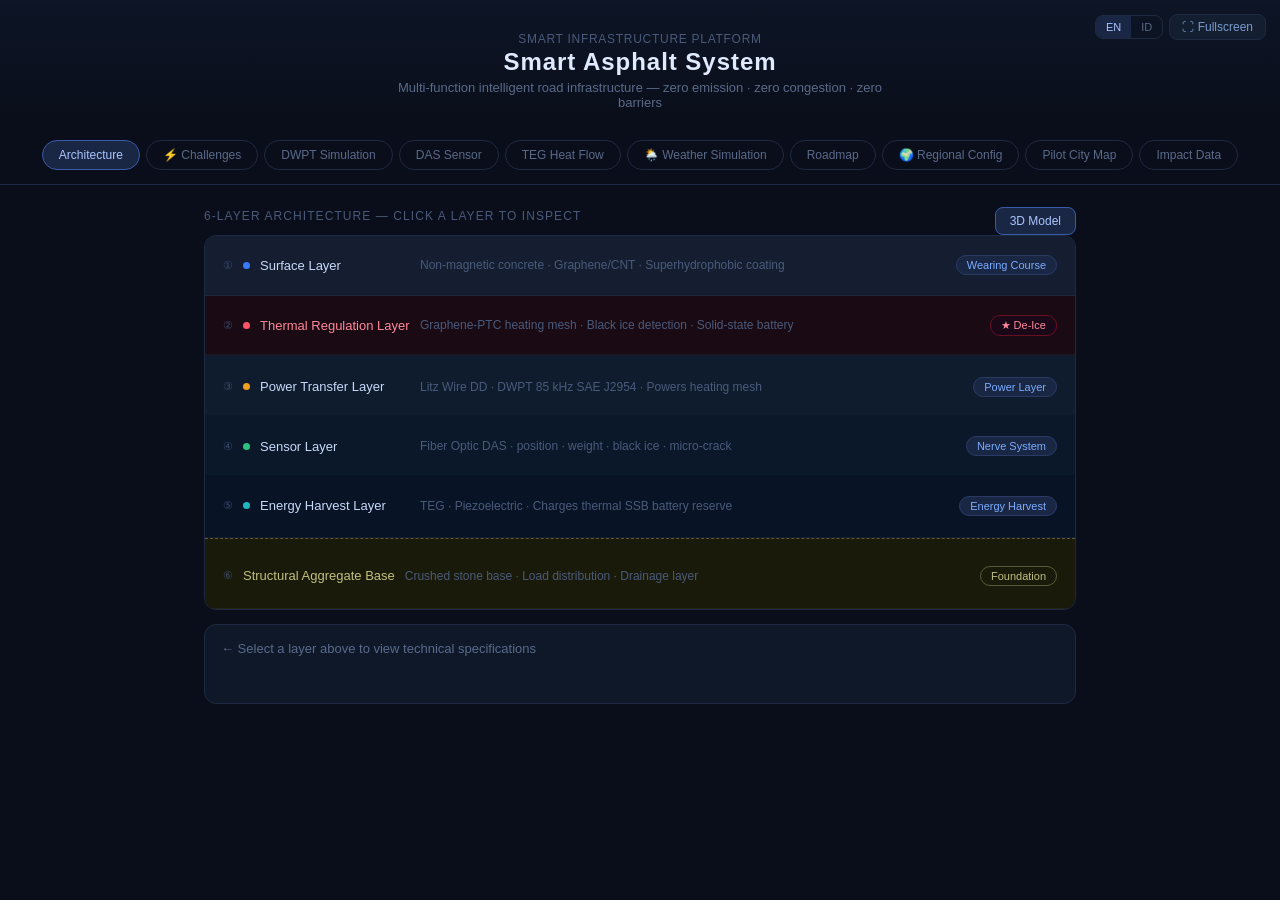
<file: index.html>
<!DOCTYPE html>
<html lang="en">
<head>
<meta charset="UTF-8">
<link rel="stylesheet" href="css/index.css">
</head>
<body>
<div class="hero">
  <div class="top-ctrls">
    <div class="lang-toggle">
      <button class="lang-btn active" onclick="setLang('en',this)">EN</button>
      <button class="lang-btn" onclick="setLang('id',this)">ID</button>
    </div>
    <button class="icon-btn" id="fsBtn" onclick="toggleFS()">⛶ <span id="fsLabel">Fullscreen</span></button>
  </div>
  <div class="sub" data-en="Smart Infrastructure Platform" data-id="Platform Infrastruktur Pintar">Smart Infrastructure Platform</div>
  <h1>Smart Asphalt System</h1>
  <p data-en="Multi-function intelligent road infrastructure — zero emission · zero congestion · zero barriers"
     data-id="Infrastruktur jalan pintar multi-fungsi — nol emisi · nol hambatan · nol polusi">
    Multi-function intelligent road infrastructure — zero emission · zero congestion · zero barriers</p>
</div>

<div class="tabs">
  <button class="tab active" onclick="showPanel('layers',this)" data-en="Architecture" data-id="Arsitektur">Architecture</button>
   <button class="tab" onclick="showPanel('challenges',this)" data-en="⚡ Challenges" data-id="⚡ Hambatan">⚡ Challenges</button>
  <button class="tab" onclick="showPanel('sim',this)" data-en="DWPT Simulation" data-id="Simulasi DWPT">DWPT Simulation</button>
  <button class="tab" onclick="showPanel('das',this)" data-en="DAS Sensor" data-id="Sensor DAS">DAS Sensor</button>
  <button class="tab" onclick="showPanel('teg',this)" data-en="TEG Heat Flow" data-id="Aliran Panas TEG">TEG Heat Flow</button>
  <button class="tab" onclick="window.location.href='weather.html'" data-en="Weather Simulation" data-id="Simulasi Cuaca">🌦️ Weather Simulation</button>
  <button class="tab" onclick="showPanel('roadmap',this)" data-en="Roadmap" data-id="Peta Jalan">Roadmap</button>
  <button class="tab" onclick="window.location.href='regional.html'" data-en="Regional Config" data-id="Konfigurasi Wilayah">🌍 Regional Config</button>
  <button class="tab" onclick="window.location.href='pilot-city.html'" data-en="Pilot City Map" data-id="Peta Pilot">Pilot City Map</button>
  <button class="tab" onclick="showPanel('data',this)" data-en="Impact Data" data-id="Data Dampak">Impact Data</button>
</div>

<!-- ARCHITECTURE -->
<div id="p-layers" class="panel active">
  <div class="flex-row-between">
    <h2 data-en="5-Layer Architecture — click a layer to inspect"
        data-id="Arsitektur 5 Lapis — klik lapisan untuk detail">
      6-Layer Architecture — click a layer to inspect
    </h2>
    <button class="tab active btn-3d" onclick="window.open('architecture3d.html','_blank')">3D Model</button>
  </div>

  <div class="road" style="height:375px"> <!-- tinggi naik karena 5 layer -->
    <!-- Layer 1: Surface -->
    <div class="layer l1" style="top:0;height:16%" onclick="selectLayer(0)">
      <span class="lnum">①</span><div class="pulse"></div>
      <span class="lname" data-en="Surface Layer" data-id="Lapisan Permukaan">Surface Layer</span>
      <span class="ldesc" data-en="Non-magnetic concrete · Graphene/CNT · Superhydrophobic coating"
            data-id="Beton non-magnetik · Graphene/CNT · Lapisan superhydrophobic">
        Non-magnetic concrete · Graphene/CNT · Superhydrophobic coating</span>
      <span class="lbadge">Wearing Course</span>
    </div>

    <!-- Layer 2: Thermal Regulation (NEW) -->
    <div class="layer l-thermal" style="top:16%;height:16%;background:#1a0a14"
         onclick="selectLayer(1)">
      <span class="lnum">②</span>
      <div class="pulse" style="background:#ff5566"></div>
      <span class="lname" style="color:#ff8899"
            data-en="Thermal Regulation Layer" data-id="Lapisan Regulasi Termal">
        Thermal Regulation Layer
      </span>
      <span class="ldesc" data-en="Graphene-PTC heating mesh · Black ice detection · Solid-state battery"
            data-id="Mesh pemanas Graphene-PTC · Deteksi es hitam · Baterai solid-state">
        Graphene-PTC heating mesh · Black ice detection · Solid-state battery
      </span>
      <span class="lbadge" style="color:#ff8899;border-color:#661020;background:#1a0818">
        ★ De-Ice
      </span>
    </div>

    <!-- Layer 3: Power Transfer -->
    <div class="layer l2" style="top:32%;height:17%" onclick="selectLayer(2)">
      <span class="lnum">③</span><div class="pulse amber"></div>
      <span class="lname" data-en="Power Transfer Layer" data-id="Lapisan Transfer Daya">Power Transfer Layer</span>
      <span class="ldesc" data-en="Litz Wire DD · DWPT 85 kHz SAE J2954 · Powers heating mesh"
            data-id="Kumparan Litz Wire DD · DWPT 85 kHz · Menyuplai mesh pemanas">
        Litz Wire DD · DWPT 85 kHz SAE J2954 · Powers heating mesh</span>
      <span class="lbadge">Power Layer</span>
    </div>

    <!-- Layer 4: Sensor -->
    <div class="layer l3" style="top:48%;height:17%" onclick="selectLayer(3)">
      <span class="lnum">④</span><div class="pulse green"></div>
      <span class="lname" data-en="Sensor Layer" data-id="Lapisan Sensor">Sensor Layer</span>
      <span class="ldesc" data-en="Fiber Optic DAS · position · weight · black ice · micro-crack"
            data-id="Fiber Optik DAS · posisi · bobot · es hitam · retakan mikro">
        Fiber Optic DAS · position · weight · black ice · micro-crack</span>
      <span class="lbadge">Nerve System</span>
    </div>

    <!-- Layer 5: Energy Harvest -->
    <div class="layer l4" style="top:64%;height:17%" onclick="selectLayer(4)">
      <span class="lnum">⑤</span><div class="pulse teal"></div>
      <span class="lname" data-en="Energy Harvest Layer" data-id="Lapisan Panen Energi">Energy Harvest Layer</span>
      <span class="ldesc" data-en="TEG · Piezoelectric · Charges thermal SSB battery reserve"
            data-id="TEG · Piezoelektrik · Mengisi baterai SSB cadangan termal">
        TEG · Piezoelectric · Charges thermal SSB battery reserve</span>
      <span class="lbadge">Energy Harvest</span>
    </div>
    <!-- Layer 6: Structural Aggregate Base (NEW) -->
  <div class="layer l-aggregate" style="top:81%;height:19%; padding-top:4px; background: #1a1a0a; border-top: 1px dashed #5a5a3a; cursor: pointer;" onclick="selectLayer(5)">
    <span class="lnum">⑥</span>
    <span class="lname" style="color:#c0c080" data-en="Structural Aggregate Base" data-id="Pondasi Agregat Struktural">
      Structural Aggregate Base
    </span>
    <span class="ldesc" data-en="Crushed stone base · Load distribution · Drainage layer"
          data-id="Pondasi batu pecah · Distribusi beban · Lapisan drainase">
      Crushed stone base · Load distribution · Drainage layer
    </span>
    <span class="lbadge" style="color:#c0c080; border-color:#5a5a3a; background:#1a1a0a;">Foundation</span>
  </div>
  </div>
  <div id="layer-detail">
    <p style="font-size:13px;color:var(--muted)"
       data-en="← Select a layer above to view technical specifications"
       data-id="← Pilih lapisan di atas untuk melihat spesifikasi teknis">
      ← Select a layer above to view technical specifications
    </p>
  </div>
</div>
<div id="p-challenges" class="panel">
  <h2 data-en="⚡ Technical Challenges & Solutions" data-id="⚡ Hambatan Teknis & Solusi">⚡ Technical Challenges & Solutions</h2>

  <div class="ch-intro" data-en="Smart Asphalt is not anti-interference — it is interference-resistant and even turns interference into advantage. Click each layer to expand its specific challenges and engineering solutions."
       data-id="Smart Asphalt bukan anti-gangguan — melainkan tahan gangguan dan bahkan mengubah gangguan menjadi keuntungan. Klik tiap lapisan untuk melihat hambatan spesifik dan solusinya.">
    Smart Asphalt is not anti-interference — it is <b style="color:var(--accent2)">interference-resistant</b> and even turns interference into advantage. Click each layer to expand its specific challenges and engineering solutions.
  </div>

  <div class="ch-grid">

    <!-- L1 Surface -->
    <div class="ch-card" id="chc-0">
      <div class="ch-header" onclick="toggleCh(0)">
        <span class="ch-layer-badge" style="background:rgba(58,122,255,.15);color:#7ab0ff;border:1px solid rgba(58,122,255,.3)">L1</span>
        <span class="ch-title" data-en="Surface Layer — Bio-Asphalt & Agile Upgrade" data-id="Lapisan Permukaan — Bio-Asphalt & Agile Upgrade">Surface Layer — Bio-Asphalt &amp; Agile Upgrade</span>
        <span class="ch-chevron" id="chv-0">▼</span>
      </div>
      <div class="ch-body" id="chb-0">
        <div class="ch-cols">
          <div class="ch-box hamb">
            <div class="ch-box-title">⚠ Hambatan</div>
            <ul class="ch-list">
              <li class="danger" data-en="Bio-asphalt pure prone to deformation in tropical climate (heavy rain + extreme heat)" data-id="Bio-asphalt murni rentan deformasi di iklim tropis (hujan deras + panas ekstrem)">Bio-asphalt murni rentan deformasi di iklim tropis (hujan deras + panas ekstrem)</li>
              <li class="danger" data-en="Compatibility with fiber DAS & TEG modules not yet tested at large scale" data-id="Kompatibilitas dengan fiber DAS & modul TEG belum teruji skala besar">Kompatibilitas dengan fiber DAS &amp; modul TEG belum teruji skala besar</li>
              <li class="danger" data-en="No long-term field data for composite layer durability" data-id="Belum ada data lapangan jangka panjang untuk durabilitas lapisan komposit">Belum ada data lapangan jangka panjang untuk durabilitas lapisan komposit</li>
            </ul>
          </div>
          <div class="ch-box sol">
            <div class="ch-box-title">✓ Solusi</div>
            <ul class="ch-list">
              <li class="ok" data-en="Hybrid bio-asphalt: 30–50% bio-binder + polymer modifier (tested in Netherlands & India)" data-id="Hybrid bio-asphalt: 30–50% bio-binder + polymer modifier (teruji di Belanda & India)">Hybrid bio-asphalt: 30–50% bio-binder + polymer modifier (teruji di Belanda &amp; India)</li>
              <li class="ok" data-en="LEGO modular design — surface replaceable without dismantling lower layers" data-id="Desain modular LEGO — surface bisa diganti tanpa bongkar layer bawah">Desain modular LEGO — surface bisa diganti tanpa bongkar layer bawah</li>
              <li class="ok" data-en="Agile = iterative upgrade per road segment, not full replacement" data-id="Agile = upgrade iteratif per segmen jalan, bukan ganti total">Agile = upgrade iteratif per segmen jalan, bukan ganti total</li>
            </ul>
          </div>
        </div>
      </div>
    </div>

    <!-- L2 Thermal -->
    <div class="ch-card" id="chc-1">
      <div class="ch-header" onclick="toggleCh(1)">
        <span class="ch-layer-badge" style="background:rgba(255,85,102,.12);color:#ff8899;border:1px solid rgba(255,85,102,.3)">L2</span>
        <span class="ch-title" data-en="Thermal Regulation — TEG & ΔT Stability" data-id="Regulasi Termal — TEG & Stabilitas ΔT">Thermal Regulation — TEG &amp; ΔT Stability</span>
        <span class="ch-chevron" id="chv-1">▼</span>
      </div>
      <div class="ch-body" id="chb-1">
        <div class="ch-cols">
          <div class="ch-box hamb">
            <div class="ch-box-title">⚠ Hambatan</div>
            <ul class="ch-list">
              <li class="danger">TEG butuh ΔT <em>stabil</em> — tapi suhu aspal fluktuasi 30–40°C/hari</li>
              <li class="danger">Thermal cycling harian menyebabkan solder joint fatigue jangka panjang</li>
              <li class="danger">Panas bisa "bocor" ke layer lain yang tidak membutuhkan</li>
            </ul>
          </div>
          <div class="ch-box sol">
            <div class="ch-box-title">✓ Solusi</div>
            <ul class="ch-list">
              <li class="ok"><b>Phase-Change Material (PCM)</b> sebagai buffer termal — menstabilkan ΔT</li>
              <li class="ok">Graphene/CNT coating: konduktor termal efisien, salurkan panas langsung ke hot-side TEG</li>
              <li class="ok">Isolator termal di bawah TEG: cegah bocor, maksimalkan ΔT</li>
              <li class="ok">Sensor mikro untuk monitoring degradasi solder joint secara real-time</li>
            </ul>
          </div>
        </div>
      </div>
    </div>

    <!-- L3 DWPT + EMI -->
    <div class="ch-card" id="chc-2">
      <div class="ch-header" onclick="toggleCh(2)">
        <span class="ch-layer-badge" style="background:rgba(240,160,32,.12);color:#f0c060;border:1px solid rgba(240,160,32,.3)">L3</span>
        <span class="ch-title" data-en="DWPT — EMI & Synchronisation" data-id="DWPT — EMI & Sinkronisasi">DWPT — EMI &amp; Synchronisation</span>
        <span class="ch-chevron" id="chv-2">▼</span>
      </div>
      <div class="ch-body" id="chb-2">
        <div class="ch-cols">
          <div class="ch-box hamb">
            <div class="ch-box-title">⚠ Hambatan</div>
            <ul class="ch-list">
              <li class="danger">Koil 85 kHz menghasilkan medan EM kuat — potensi noise pada elektronik non-fiber</li>
              <li class="danger">Butuh sinkronisasi real-time dengan kendaraan (latency &lt;10ms)</li>
              <li class="danger">Efisiensi transfer turun jika posisi kendaraan tidak presisi di atas koil</li>
            </ul>
          </div>
          <div class="ch-box sol">
            <div class="ch-box-title">✓ Solusi</div>
            <ul class="ch-list">
              <li class="ok">DAS (fiber optik) imun EMI secara fundamental — sinyal adalah cahaya, bukan listrik</li>
              <li class="ok">Sangkar Faraday mini untuk komponen elektronik non-fiber</li>
              <li class="ok">Protokol V2I berbasis 5G/edge untuk sinkronisasi latensi rendah</li>
              <li class="ok">Segmented track: koil hanya aktif tepat di bawah kendaraan</li>
            </ul>
          </div>
        </div>
        <div class="ch-box emi" style="margin-top:10px">
          <div class="ch-box-title">💡 Kenapa DAS Aman dari EMI</div>
          <p style="font-size:12px;color:var(--text2);line-height:1.65">Fiber optik membawa sinyal cahaya di dalam kabel kaca, bukan arus listrik. Medan magnet dari koil DWPT tidak dapat menginduksi noise pada foton. Sama seperti kabel serat optik bawah laut tidak terganggu oleh petir — ini adalah keunggulan inheren yang membuat DAS dan DWPT bisa hidup berdampingan sempurna.</p>
        </div>
      </div>
    </div>

    <!-- L4 DAS Sensor -->
    <div class="ch-card" id="chc-3">
      <div class="ch-header" onclick="toggleCh(3)">
        <span class="ch-layer-badge" style="background:rgba(48,192,128,.12);color:#60d090;border:1px solid rgba(48,192,128,.3)">L4</span>
        <span class="ch-title" data-en="DAS Sensor — Fiber Fragility & Data Volume" data-id="Sensor DAS — Kerentanan Fiber & Volume Data">DAS Sensor — Fiber Fragility &amp; Data Volume</span>
        <span class="ch-chevron" id="chv-3">▼</span>
      </div>
      <div class="ch-body" id="chb-3">
        <div class="ch-cols">
          <div class="ch-box hamb">
            <div class="ch-box-title">⚠ Hambatan</div>
            <ul class="ch-list">
              <li class="danger">Fiber optik rentan retak saat aspal crack — titik keretakan kritis</li>
              <li class="danger">Butuh power stabil untuk interrogator DAS, sementara output TEG/piezo fluktuatif</li>
              <li class="danger">Volume data akustik sangat besar → beban komputasi tinggi</li>
              <li class="danger">"Noise" lalu lintas harus dibedakan dari sinyal penting (retakan, kecelakaan)</li>
            </ul>
          </div>
          <div class="ch-box sol">
            <div class="ch-box-title">✓ Solusi</div>
            <ul class="ch-list">
              <li class="ok">Rute fiber di conduit fleksibel dalam lapisan struktural — bukan di aspal langsung</li>
              <li class="ok">Edge AI per segmen: pre-filtering data sebelum dikirim ke cloud</li>
              <li class="ok"><b>Self-supervised learning</b>: AI terus belajar membedakan pola getaran truk, motor, retakan mikro, langkah kaki</li>
              <li class="ok">Supercapacitor sebagai buffer power untuk interrogator DAS</li>
            </ul>
          </div>
        </div>
        <div class="ch-box sol" style="margin-top:10px">
          <div class="ch-box-title">🧠 Getaran = Data, Bukan Gangguan</div>
          <p style="font-size:12px;color:var(--text2);line-height:1.65">Interferensi getaran dari kendaraan adalah sinyal utama bagi DAS dan sumber energi bagi Piezoelektrik. AI pada sistem DAS dilatih untuk mengubah "noise" menjadi intelijen: pola getaran truk berbeda dengan retakan mikro, yang berbeda lagi dengan langkah kaki pejalan kaki. <b style="color:var(--accent2)">Kebisingan yang tidak diinginkan diredam, sinyal penting diperkuat</b>.</p>
        </div>
      </div>
    </div>

    <!-- L5 Energy Harvest -->
    <div class="ch-card" id="chc-4">
      <div class="ch-header" onclick="toggleCh(4)">
        <span class="ch-layer-badge" style="background:rgba(32,184,192,.12);color:#40d0d8;border:1px solid rgba(32,184,192,.3)">L5</span>
        <span class="ch-title" data-en="Energy Harvest — Piezo & TEG Efficiency" data-id="Panen Energi — Efisiensi Piezo & TEG">Energy Harvest — Piezo &amp; TEG Efficiency</span>
        <span class="ch-chevron" id="chv-4">▼</span>
      </div>
      <div class="ch-body" id="chb-4">
        <div class="ch-cols">
          <div class="ch-box hamb">
            <div class="ch-box-title">⚠ Hambatan</div>
            <ul class="ch-list">
              <li class="danger">Output piezo sangat bergantung volume lalu lintas — tidak stabil di pedesaan</li>
              <li class="danger">Material piezo (PZT) mengandung timbal → masalah lingkungan</li>
              <li class="danger">Efisiensi konversi masih rendah (~5–15%)</li>
              <li class="danger">Solder joint fatigue dari thermal cycling harian pada modul TEG</li>
            </ul>
          </div>
          <div class="ch-box sol">
            <div class="ch-box-title">✓ Solusi</div>
            <ul class="ch-list">
              <li class="ok">Supercapacitor + SSB sebagai buffer energi — stabilkan output</li>
              <li class="ok"><b>PVDF (lead-free piezo)</b> sebagai alternatif ramah lingkungan</li>
              <li class="ok">Enkapsulasi modul dalam housing tahan getaran &amp; korosi</li>
              <li class="ok">Di pedesaan: prioritaskan TEG (sinar matahari) daripada piezo (lalu lintas rendah)</li>
            </ul>
          </div>
        </div>
      </div>
    </div>

    <!-- L6 Structural -->
    <div class="ch-card" id="chc-5">
      <div class="ch-header" onclick="toggleCh(5)">
        <span class="ch-layer-badge" style="background:rgba(192,192,128,.12);color:#c0c080;border:1px solid rgba(192,192,128,.3)">L6</span>
        <span class="ch-title" data-en="Structural Base — Maintenance & Modularity" data-id="Pondasi Struktural — Perawatan & Modularitas">Structural Base — Maintenance &amp; Modularity</span>
        <span class="ch-chevron" id="chv-5">▼</span>
      </div>
      <div class="ch-body" id="chb-5">
        <div class="ch-cols">
          <div class="ch-box hamb">
            <div class="ch-box-title">⚠ Hambatan</div>
            <ul class="ch-list">
              <li class="danger">Jika ada perbaikan infrastruktur bawah (pipa, kabel), sistem berpotensi terbongkar total</li>
              <li class="danger">Tidak ada teknisi yang terlatih untuk servis sistem 6-layer se-kompleks ini</li>
              <li class="danger">Desain monolitik = bencana saat maintenance</li>
              <li class="danger">Korosi dari air tanah mengancam modul DWPT &amp; TEG dalam jangka panjang</li>
            </ul>
          </div>
          <div class="ch-box sol">
            <div class="ch-box-title">✓ Solusi</div>
            <ul class="ch-list">
              <li class="ok"><b>Segmen modular prefabrikasi</b> 1–2m — bisa dibongkar independen seperti LEGO</li>
              <li class="ok">Conduit terstandarisasi untuk semua kabel/fiber — akses tanpa bongkar aspal</li>
              <li class="ok">Standar terbuka agar vendor berbeda bisa interoperabel</li>
              <li class="ok">Drainase terintegrasi + coating anti-korosi pada semua modul elektronik</li>
            </ul>
          </div>
        </div>
      </div>
    </div>

  </div><!-- end ch-grid -->

  <!-- System Integration -->
  <div class="sys-banner">
    <div class="sys-banner-title"><span>🔗</span> Hambatan Lintas-Layer: System Integration</div>
    <p style="font-size:12px;color:var(--text2);line-height:1.7;margin-bottom:12px"
       data-en="The biggest challenge is not within a single layer, but between layers — energy management, communication protocols, and graceful degradation when one layer fails."
       data-id="Hambatan terbesar bukan di satu layer, tapi antar layer — manajemen energi, protokol komunikasi, dan degradasi graceful saat satu layer gagal.">
      Hambatan terbesar bukan di satu layer, tapi <b style="color:var(--accent)">antar layer</b> — manajemen energi, protokol komunikasi, dan graceful degradation saat satu layer gagal.
    </p>
    <div class="ch-cols">
      <div class="ch-box hamb">
        <div class="ch-box-title">⚠ Tantangan Utama</div>
        <ul class="ch-list">
          <li class="danger">Power budget: siapa supply siapa? TEG & piezo output kecil & fluktuatif, tapi DAS & DWPT butuh power stabil</li>
          <li class="danger">Kalau satu layer mati — sistem kolaps atau degradasi graceful?</li>
          <li class="danger">Protokol komunikasi antar layer belum ada standar industri</li>
        </ul>
      </div>
      <div class="ch-box sol">
        <div class="ch-box-title">✓ Edge AI sebagai Orkestrator</div>
        <ul class="ch-list">
          <li class="ok">Setiap segmen jalan punya <b>edge node</b> yang mengatur energi lokal, filtering DAS, dan handshake DWPT</li>
          <li class="ok">Tanpa bergantung cloud — latensi rendah, resiliensi tinggi</li>
          <li class="ok">Jika satu layer gagal: sistem degradasi graceful, edge node reroute ke kapasitas yang tersisa</li>
        </ul>
      </div>
    </div>
    <button class="edge-ai-btn" onclick="showPanel('layers', document.querySelector('.tab'))">← Lihat Arsitektur Layer</button>
  </div>

  <!-- Rural Note -->
  <div class="rural-note">
    <b>🌿 Rekomendasi untuk Pedesaan:</b><br>
    Prioritaskan <b>L1 hybrid bio-asphalt</b> + <b>L4 DAS</b> (structural health monitoring) + <b>L6 modular base</b>. Skip DWPT dulu — infrastruktur EV belum ada. TEG bisa jadi tambahan jika intensitas sinar matahari tinggi. Bio-asphalt dari limbah CPO atau sekam padi sangat relevan untuk konteks Indonesia.
  </div>

</div>
<!-- DWPT SIM v3 -->
<div id="p-sim" class="panel">
  <h2 data-en="DWPT Live Simulation — Dynamic Wireless Power Transfer" data-id="Simulasi DWPT Langsung — Transfer Daya Nirkabel Dinamis">DWPT Live Simulation — Dynamic Wireless Power Transfer</h2>

  <!-- Vehicle selector -->
  <div class="veh-sel" id="vehSel">
    <button class="vbtn active" onclick="selectVehicle('motor',this)">
      <svg viewBox="0 0 56 28" fill="none"><ellipse cx="10" cy="22" rx="7" ry="7" stroke="#aac4ff" stroke-width="2"/><ellipse cx="46" cy="22" rx="7" ry="7" stroke="#aac4ff" stroke-width="2"/><rect x="14" y="10" width="22" height="12" rx="4" fill="#3a7aff"/><path d="M36 14 L48 14 L48 18 L36 18Z" fill="#2a5aee"/><rect x="8" y="14" width="8" height="8" rx="2" fill="#2a5aee"/><circle cx="28" cy="8" r="5" fill="#2a5aee"/></svg>
      <span data-en="Motor" data-id="Motor">Motor</span>
    </button>
    <button class="vbtn" onclick="selectVehicle('car',this)">
      <svg viewBox="0 0 64 28" fill="none"><ellipse cx="12" cy="23" rx="6" ry="6" stroke="#aac4ff" stroke-width="2"/><ellipse cx="52" cy="23" rx="6" ry="6" stroke="#aac4ff" stroke-width="2"/><rect x="4" y="12" width="56" height="12" rx="5" fill="#3a7aff"/><path d="M14 12 L20 4 L44 4 L50 12Z" fill="#2a5aee"/><rect x="22" y="5" width="20" height="7" rx="2" fill="#7ab0ff" opacity=".5"/></svg>
      <span data-en="Car" data-id="Mobil">Car</span>
    </button>
    <button class="vbtn" onclick="selectVehicle('bus',this)">
      <svg viewBox="0 0 88 36" fill="none"><ellipse cx="14" cy="29" rx="7" ry="7" stroke="#aac4ff" stroke-width="2"/><ellipse cx="74" cy="29" rx="7" ry="7" stroke="#aac4ff" stroke-width="2"/><rect x="4" y="4" width="80" height="26" rx="5" fill="#3a7aff"/><rect x="8" y="7" width="12" height="10" rx="2" fill="#7ab0ff" opacity=".5"/><rect x="24" y="7" width="12" height="10" rx="2" fill="#7ab0ff" opacity=".5"/><rect x="40" y="7" width="12" height="10" rx="2" fill="#7ab0ff" opacity=".5"/><rect x="56" y="7" width="12" height="10" rx="2" fill="#7ab0ff" opacity=".5"/><rect x="72" y="7" width="8" height="10" rx="2" fill="#7ab0ff" opacity=".5"/></svg>
      <span data-en="E-Bus" data-id="Bus Listrik">E-Bus</span>
    </button>
    <button class="vbtn" onclick="selectVehicle('pod',this)">
      <svg viewBox="0 0 80 24" fill="none"><path d="M4 14 Q4 4 20 4 L60 4 Q76 4 76 14 L76 18 Q76 22 60 22 L20 22 Q4 22 4 18Z" fill="#20b8c0"/><ellipse cx="40" cy="4" rx="20" ry="8" fill="#1a9aaa" opacity=".5"/><rect x="16" y="7" width="48" height="10" rx="5" fill="#0a7080" opacity=".4"/></svg>
      <span data-en="Pod" data-id="Pod">Pod</span>
    </button>
  </div>

  <div class="sim-scene" id="simScene">
    <div class="sim-sky"></div>
    <!-- stars -->
    <canvas id="starCanvas" style="position:absolute;top:0;left:0;pointer-events:none"></canvas>
    <div class="sim-road-body"></div>
    <div class="sim-road-top"></div>
    <div class="sim-lane" id="laneEl" style="left:0;right:0;width:100%"></div>
    <div class="seg-track" id="segTrack"></div>
    <!-- vehicles rendered via JS -->
    <div id="vehContainer" style="position:absolute;left:0;top:0;right:0;bottom:0;pointer-events:none"></div>
    <canvas id="beamCanvas" style="position:absolute;top:0;left:0;pointer-events:none"></canvas>
    <div class="charge-label" id="chargeLabel">⚡ <span data-en="Charging active" data-id="Pengisian aktif">Charging active</span></div>
  </div>

  <div class="stat-row">
    <div class="stat"><div class="val" id="sSpeed">0</div><div class="lbl" data-en="Speed (km/h)" data-id="Kecepatan (km/j)">Speed (km/h)</div></div>
    <div class="stat"><div class="val" id="sBatt">45</div><div class="lbl" data-en="Battery (%)" data-id="Baterai (%)">Battery (%)</div></div>
    <div class="stat"><div class="val" id="sPower">0</div><div class="lbl" data-en="Power (kW)" data-id="Daya (kW)">Power (kW)</div></div>
    <div class="stat"><div class="val" id="sRange">+0</div><div class="lbl" data-en="Range boost (km)" data-id="Tambah jangkauan (km)">Range boost (km)</div></div>
  </div>
  <div class="ctrl">
    <button class="btn" id="btnRun" onclick="toggleSim()">▶ <span data-en="Run" data-id="Jalankan">Run</span></button>
    <span class="rl" data-en="Speed:" data-id="Kecepatan:">Speed:</span>
    <input type="range" id="speedSlider" min="10" max="90" value="40" oninput="setSpeed(this.value)">
    <span class="rv" id="speedVal">40 km/h</span>
    <span class="rl" data-en="Efficiency:" data-id="Efisiensi:">Efficiency:</span>
    <input type="range" id="effSlider" min="60" max="95" value="85" oninput="setEff(this.value)">
    <span class="rv" id="effVal">85%</span>
  </div>
  <p style="font-size:12px;color:#2a3a54;margin-top:10px"
     data-en="Each DWPT segment activates only when a vehicle is directly above — safe & efficient. Beam intensity reflects real-time power transfer."
     data-id="Setiap segmen DWPT hanya aktif saat kendaraan berada di atasnya — aman & efisien. Intensitas beam mencerminkan transfer daya real-time.">
    Each DWPT segment activates only when a vehicle is directly above — safe & efficient. Beam intensity reflects real-time power transfer.</p>
</div>

<!-- DAS SENSOR -->
<div id="p-das" class="panel">
  <h2 data-en="Distributed Acoustic Sensing — Fiber Optic Nerve System" data-id="Sensor Akustik Terdistribusi — Sistem Saraf Fiber Optik">Distributed Acoustic Sensing — Fiber Optic Nerve System</h2>
  <div class="das-wrap">
    <div class="das-road" id="dasRoad">
      <div class="fiber"></div>
      <div class="das-road-line"></div>
      <canvas id="dasWave" class="wave-canvas" style="position:absolute;top:0;left:0;height:70px;background:transparent"></canvas>
      <div class="das-alert" id="dasAlert">⚠ INCIDENT DETECTED — 0.7s</div>
    </div>
    <div class="das-chart">
      <div class="das-chart-title" data-en="Acoustic signal along fiber (real-time)" data-id="Sinyal akustik sepanjang fiber (real-time)">Acoustic signal along fiber (real-time)</div>
      <canvas id="dasSignal" class="wave-canvas"></canvas>
    </div>
  </div>
  <div class="das-events">
    <div class="das-card active" id="dc0" onclick="selectDAS(0)"><div class="dc-icon">🚗</div>
      <div class="dc-name" data-en="Vehicle detection" data-id="Deteksi kendaraan">Vehicle detection</div>
      <div class="dc-val" id="dv0">3 vehicles</div></div>
    <div class="das-card" id="dc1" onclick="selectDAS(1)"><div class="dc-icon">⚖️</div>
      <div class="dc-name" data-en="Axle weight" data-id="Berat aksle">Axle weight</div>
      <div class="dc-val" id="dv1">2.4 tons avg</div></div>
    <div class="das-card" id="dc2" onclick="selectDAS(2)"><div class="dc-icon">⚠️</div>
      <div class="dc-name" data-en="Incident alert" data-id="Alert insiden">Incident alert</div>
      <div class="dc-val" id="dv2">&lt;1 sec</div></div>
    <div class="das-card" id="dc3" onclick="selectDAS(3)"><div class="dc-icon">🔍</div>
      <div class="dc-name" data-en="Micro-crack" data-id="Retakan mikro">Micro-crack</div>
      <div class="dc-val" id="dv3" data-en="Self-monitoring" data-id="Pemantauan mandiri">Self-monitoring</div></div>
  </div>
  <button class="accident-btn" onclick="playAccident()">⚡ <span data-en="Simulate Accident Detection" data-id="Simulasi Deteksi Kecelakaan">Simulate Accident Detection</span></button>
  <p style="font-size:12px;color:var(--muted);margin-top:10px"
     data-en="The fiber optic cable acts as a continuous 1D sensor. Each disturbance creates a unique acoustic signature decoded in real-time."
     data-id="Kabel fiber optik berfungsi sebagai sensor 1D kontinu. Setiap gangguan menciptakan tanda akustik unik yang didekode secara real-time.">
    The fiber optic cable acts as a continuous 1D sensor. Each disturbance creates a unique acoustic signature decoded in real-time.</p>
</div>

<!-- TEG -->
<div id="p-teg" class="panel">
  <h2 data-en="Thermoelectric Generator — Heat Harvesting" data-id="Generator Termoelektrik — Panen Panas">Thermoelectric Generator — Heat Harvesting</h2>
  <div class="teg-wrap">
    <canvas id="tegCanvas" class="teg-canvas"></canvas>
    <div class="teg-ctrl">
      <span class="rl" data-en="Sun intensity:" data-id="Intensitas matahari:">Sun intensity:</span>
      <input type="range" id="sunSlider" min="0" max="100" value="70" oninput="setSun(this.value)" style="flex:1;min-width:80px">
      <span class="rv" id="sunVal">70%</span>
      <span class="rl" data-en="Traffic load:" data-id="Beban lalu lintas:">Traffic load:</span>
      <input type="range" id="trafficSlider" min="0" max="100" value="50" oninput="setTraffic(this.value)" style="flex:1;min-width:80px">
      <span class="rv" id="trafficVal">50%</span>
      <div class="teg-stat">ΔT <span id="tegDT">42°C</span></div>
      <div class="teg-stat"><span data-en="Output" data-id="Output">Output</span> <span id="tegOut">18W/m²</span></div>
    </div>
  </div>
</div>

<!-- ROADMAP -->
<div id="p-roadmap" class="panel">
  <h2 data-en="Development & Business Roadmap" data-id="Peta Jalan Pengembangan & Bisnis">Development & Business Roadmap</h2>
  <div class="timeline">
    <div class="titem"><div class="tcard">
      <div class="tyear">Phase 1 · Years 0–5</div>
      <h3 data-en="Smart Lane Pioneer" data-id="Smart Lane Pioneer">Smart Lane Pioneer</h3>
      <p data-en="Deploy 1–5 km motorcycle lanes on dense urban arterials. DWPT + DAS as a city government pilot. Revenue through data subscriptions and energy contracts."
         data-id="Jalur motor 1–5 km di arteri kota padat. DWPT + DAS sebagai proyek percontohan pemkot. Pendapatan dari langganan data dan kontrak energi.">
        Deploy 1–5 km motorcycle lanes on dense urban arterials. DWPT + DAS as a city government pilot. Revenue through data subscriptions and energy contracts.</p>
        <a href="eco-calculator.html" class="btn-cta">🌿 Environment Impact →</a>
      <div class="tags"><span class="tag">DWPT</span><span class="tag">DAS</span><span class="tag">Gov. contracts</span><span class="tag">Data subscription</span></div>
    </div></div>
    <div class="titem"><div class="tcard">
      <div class="tyear">Phase 2 · Years 5–10</div>
      <h3 data-en="Smart Corridor Expansion" data-id="Ekspansi Koridor Pintar">Smart Corridor Expansion</h3>
      <p data-en="Dynamic DWPT corridors, self-healing polymer asphalt, TEG harvesting. Electric bus operators and last-mile logistics. Technology licensing and recurring energy fees."
         data-id="Koridor DWPT dinamis, aspal self-healing, panen energi TEG. Operator bus listrik dan logistik last-mile. Lisensi teknologi dan recurring fee energi.">
        Dynamic DWPT corridors, self-healing polymer asphalt, TEG harvesting. Electric bus operators and last-mile logistics. Technology licensing and recurring energy fees.</p>
      <div class="tags"><span class="tag">Self-Healing</span><span class="tag">TEG</span><span class="tag">Tech licensing</span><span class="tag">Recurring fee</span></div>
    </div></div>
    <div class="titem"><div class="tcard">
      <div class="tyear">Phase 3 · Years 10–20</div>
      <h3 data-en="Smart Runway" data-id="Smart Runway">Smart Runway</h3>
      <p data-en="High-precision surface with high-power DWPT for Ground-Effect pods. Intercity logistics hubs. Revenue from runway leasing and per-km energy billing."
         data-id="Permukaan presisi daya tinggi untuk pod Ground-Effect. Pusat logistik antarkota. Pendapatan dari sewa runway dan tagihan energi per km.">
        High-precision surface with high-power DWPT for Ground-Effect pods. Intercity logistics hubs. Revenue from runway leasing and per-km energy billing.</p>
      <div class="tags"><span class="tag">Ground-Effect Pod</span><span class="tag">Runway lease</span><span class="tag">Energy per km</span></div>
    </div></div>
    <div class="titem"><div class="tcard">
      <div class="tyear">Phase 4 · 20+ Years</div>
      <h3 data-en="Urban Smart Grid" data-id="Smart Grid Perkotaan">Urban Smart Grid</h3>
      <p data-en="Photonic metamaterial asphalt, optional maglev integration. National infrastructure standard and active urban electricity grid node."
         data-id="Aspal metamaterial fotonik, integrasi maglev opsional. Standar infrastruktur nasional dan node aktif jaringan listrik kota.">
        Photonic metamaterial asphalt, optional maglev integration. National infrastructure standard and active urban electricity grid node.</p>
      <div class="tags"><span class="tag">Metamaterial</span><span class="tag">Maglev</span><span class="tag">National grid</span></div>
    </div></div>
  </div>
</div>

<!-- IMPACT DATA -->
<div id="p-data" class="panel">
  <h2 data-en="Projected Impact & Revenue Potential" data-id="Proyeksi Dampak & Potensi Pendapatan">Projected Impact & Revenue Potential</h2>
  <div class="meter-grid">
    <div class="meter"><svg width="80" height="50" viewBox="0 0 80 50"><path d="M8 46 A32 32 0 0 1 72 46" fill="none" stroke="#1a2030" stroke-width="7" stroke-linecap="round"/><path d="M8 46 A32 32 0 0 1 72 46" fill="none" stroke="#3a7aff" stroke-width="7" stroke-linecap="round" stroke-dasharray="100.5" stroke-dashoffset="25"/></svg>
      <div class="mval">150 kWh</div><div class="mlabel" data-en="Energy harvested / day / km" data-id="Energi dipanen / hari / km">Energy harvested / day / km</div></div>
    <div class="meter"><svg width="80" height="50" viewBox="0 0 80 50"><path d="M8 46 A32 32 0 0 1 72 46" fill="none" stroke="#1a2030" stroke-width="7" stroke-linecap="round"/><path d="M8 46 A32 32 0 0 1 72 46" fill="none" stroke="#30c080" stroke-width="7" stroke-linecap="round" stroke-dasharray="100.5" stroke-dashoffset="50"/></svg>
      <div class="mval">–40%</div><div class="mlabel" data-en="CO₂ emission reduction" data-id="Reduksi emisi CO₂">CO₂ emission reduction</div></div>
    <div class="meter"><svg width="80" height="50" viewBox="0 0 80 50"><path d="M8 46 A32 32 0 0 1 72 46" fill="none" stroke="#1a2030" stroke-width="7" stroke-linecap="round"/><path d="M8 46 A32 32 0 0 1 72 46" fill="none" stroke="#f0a020" stroke-width="7" stroke-linecap="round" stroke-dasharray="100.5" stroke-dashoffset="20"/></svg>
      <div class="mval">&lt;1 sec</div><div class="mlabel" data-en="Incident detection (DAS)" data-id="Deteksi insiden (DAS)">Incident detection (DAS)</div></div>
    <div class="meter"><svg width="80" height="50" viewBox="0 0 80 50"><path d="M8 46 A32 32 0 0 1 72 46" fill="none" stroke="#1a2030" stroke-width="7" stroke-linecap="round"/><path d="M8 46 A32 32 0 0 1 72 46" fill="none" stroke="#20b8c0" stroke-width="7" stroke-linecap="round" stroke-dasharray="100.5" stroke-dashoffset="15"/></svg>
      <div class="mval">–30%</div><div class="mlabel" data-en="EV battery cost reduction" data-id="Reduksi biaya baterai EV">EV battery cost reduction</div></div>
  </div>
  <div class="chart-wrap">
    <div class="chart-title" data-en="Revenue potential per phase" data-id="Potensi pendapatan per fase">Revenue potential per phase</div>
    <div class="bar-row"><span class="bar-label" data-en="Phase 1 (0–5y)" data-id="Fase 1 (0–5th)">Phase 1 (0–5y)</span><div class="bar-track"><div class="bar-fill" style="width:18%;background:#3a7aff"><span class="bar-val">Pilot</span></div></div></div>
    <div class="bar-row"><span class="bar-label" data-en="Phase 2 (5–10y)" data-id="Fase 2 (5–10th)">Phase 2 (5–10y)</span><div class="bar-track"><div class="bar-fill" style="width:42%;background:#5a9aff"><span class="bar-val">Mid-scale</span></div></div></div>
    <div class="bar-row"><span class="bar-label" data-en="Phase 3 (10–20y)" data-id="Fase 3 (10–20th)">Phase 3 (10–20y)</span><div class="bar-track"><div class="bar-fill" style="width:73%;background:#20b8c0"><span class="bar-val">Large scale</span></div></div></div>
    <div class="bar-row"><span class="bar-label" data-en="Phase 4 (20+y)" data-id="Fase 4 (20+th)">Phase 4 (20+y)</span><div class="bar-track"><div class="bar-fill" style="width:100%;background:#30c080"><span class="bar-val">National grid</span></div></div></div>
  </div>
  <div class="chart-wrap">
    <div class="chart-title" data-en="Multi-utility revenue streams" data-id="Sumber pendapatan multi-utilitas">Multi-utility revenue streams</div>
    <div class="bar-row"><span class="bar-label" data-en="Energy (electricity)" data-id="Energi (listrik)">Energy (electricity)</span><div class="bar-track"><div class="bar-fill" style="width:70%;background:#3a7aff"><span class="bar-val">70%</span></div></div></div>
    <div class="bar-row"><span class="bar-label" data-en="Traffic data" data-id="Data lalu lintas">Traffic data</span><div class="bar-track"><div class="bar-fill" style="width:45%;background:#f0a020"><span class="bar-val">45%</span></div></div></div>
    <div class="bar-row"><span class="bar-label" data-en="Infrastructure lease" data-id="Sewa infrastruktur">Infrastructure lease</span><div class="bar-track"><div class="bar-fill" style="width:35%;background:#30c080"><span class="bar-val">35%</span></div></div></div>
    <div class="bar-row"><span class="bar-label" data-en="Tech licensing" data-id="Lisensi teknologi">Tech licensing</span><div class="bar-track"><div class="bar-fill" style="width:25%;background:#20b8c0"><span class="bar-val">25%</span></div></div></div>
  </div>
  <!-- Compliance badges -->
  <div class="badge-row">
    <div class="badge"><span class="bicon">✅</span><div><b>SAE J2954</b><span class="btxt">WPT Compatible</span></div></div>
    <div class="badge"><span class="bicon">🛡️</span><div><b>ICNIRP 2020</b><span class="btxt">EMF Safety Compliant</span></div></div>
    <div class="badge"><span class="bicon">📋</span><div><b>ISO 14040</b><span class="btxt">LCA Ready</span></div></div>
    <div class="badge"><span class="bicon">📡</span><div><b>IEC 61000</b><span class="btxt">EMC Certified</span></div></div>
    <div class="badge"><span class="bicon">🌿</span><div><b>Zero Emission</b><span class="btxt">Carbon Neutral Target</span></div></div>
  </div>
</div>

<script>
// ── LANGUAGE ──────────────────────────────────────────────────────────────────
let curLang = 'en';
function setLang(lang, btn) {
  curLang = lang;
  document.querySelectorAll('.lang-btn').forEach(b => b.classList.remove('active'));
  btn.classList.add('active');
  document.querySelectorAll('[data-en]').forEach(el => {
    el.textContent = el.getAttribute('data-' + lang);
  });
  // re-apply active tab text
  document.querySelectorAll('.tab').forEach(t => {
    if(t.getAttribute('data-'+lang)) t.textContent = t.getAttribute('data-'+lang);
  });
}

// ── FULLSCREEN ────────────────────────────────────────────────────────────────
function toggleFS() {
  if (!document.fullscreenElement) document.documentElement.requestFullscreen();
  else document.exitFullscreen();
}
document.addEventListener('fullscreenchange', () => {
  const fs = !!document.fullscreenElement;
  document.getElementById('fsLabel').textContent = fs ? 'Exit' : 'Fullscreen';
});

// ── PANELS ────────────────────────────────────────────────────────────────────
function showPanel(id, el) {
  document.querySelectorAll('.panel').forEach(p => p.classList.remove('active'));
  document.querySelectorAll('.tab').forEach(t => t.classList.remove('active'));
  document.getElementById('p-' + id).classList.add('active');
  if (el) el.classList.add('active');
  if (id === 'sim' && !simRunning) startSim();
  if (id === 'das') startDAS();
  if (id === 'teg') startTEG();
}

// ── LAYER ARCHITECTURE ────────────────────────────────────────────────────────
const layerInfoData = [
  {
    en:'Surface Layer (Wearing Course)', id:'Lapisan Permukaan',
    items:{
      en:['Fine non-magnetic asphalt concrete',
          'Graphene/CNT heat-absorbing coating — feeds thermoelectric layer',
          'Optional superhydrophobic nano-coating: water & ice repellent',
          'Long-term: photonic metamaterial >95% light absorption'],
      id:['Aspal beton halus non-magnetik',
          'Coating Graphene/CNT penyerap panas — menyuplai lapisan termoelektrik',
          'Opsional: lapisan nano superhydrophobic — tolak air & es',
          'Jangka panjang: metamaterial fotonik >95% absorpsi cahaya']
    }
  },
  // ★ NEW LAYER
  {
    en:'② Thermal Regulation Layer', id:'② Lapisan Regulasi Termal',
    items:{
      en:['Graphene-PTC / steel heating mesh for active de-icing',
          'Black ice & frost detection via DAS + surface temp sensor fusion',
          'Distributed solid-state battery (SSB) stores TEG/DWPT surplus energy',
          'Activates only in freeze-risk conditions (<4°C) — highly energy efficient',
          'Receives power from Layer 3 DWPT bus and Layer 5 TEG harvest'],
      id:['Mesh pemanas Graphene-PTC / baja untuk de-icing aktif',
          'Deteksi es hitam & beku via DAS + fusi sensor suhu permukaan',
          'Baterai solid-state (SSB) terdistribusi menyimpan surplus energi TEG/DWPT',
          'Aktif hanya saat risiko beku (<4°C) — sangat hemat energi',
          'Menerima daya dari DWPT Layer 3 dan panen TEG Layer 5']
    }
  },
  {
    en:'Power Transfer Layer', id:'Lapisan Transfer Daya',
    items:{
      en:['Litz Wire type DD (Double-D) coils embedded in road bed',
          '85 kHz — SAE J2954 standard, compatible with all major EV platforms',
          'Also distributes power to Thermal Layer heating mesh via internal bus',
          'Segmented track: only activates directly under a vehicle'],
      id:['Kumparan Litz Wire tipe DD tertanam di badan jalan',
          '85 kHz — standar SAE J2954, kompatibel semua platform EV utama',
          'Juga mendistribusikan daya ke mesh pemanas Lapisan Termal via bus internal',
          'Segmented track: hanya aktif tepat di bawah kendaraan']
    }
  },
  {
    en:'Sensor Layer — Nerve System', id:'Lapisan Sensor — Sistem Saraf',
    items:{
      en:['Distributed Acoustic Sensing (DAS) via embedded fiber optic',
          'Detects: vehicle position, speed, axle weight in real-time',
          'Black ice detection: acoustic + thermal signature fusion',
          'Incident response: <1 second automatic alert to traffic center'],
      id:['Distributed Acoustic Sensing (DAS) via fiber optik tertanam',
          'Mendeteksi: posisi kendaraan, kecepatan, berat aksle real-time',
          'Deteksi es hitam: fusi sinyal akustik + tanda termal',
          'Respons insiden: <1 detik alert otomatis ke pusat kendali']
    }
  },
  {
    en:'Energy Harvest Layer', id:'Lapisan Panen Energi',
    items:{
      en:['TEG harvests ΔT between hot asphalt surface and cool subgrade',
          'Piezoelectric captures mechanical pressure energy at high-traffic nodes',
          'Charges Thermal Layer solid-state batteries for de-icing energy reserve',
          'Road as active energy prosumer feeding local microgrids'],
      id:['TEG memanen ΔT antara permukaan aspal panas dan subgrade dingin',
          'Piezoelektrik menangkap energi tekanan mekanik di titik lalu lintas padat',
          'Mengisi baterai solid-state Lapisan Termal sebagai cadangan energi de-icing',
          'Jalan sebagai prosumer energi aktif yang menyuplai mikrogrid lokal']
    }
  },
  {
  en:'⑥ Structural Aggregate Base', id:'⑥ Pondasi Agregat Struktural',
  items:{
    en:['High-quality crushed stone aggregate (e.g., granite, andesite)',
        'Distributes vehicle loads to subgrade, prevents rutting & deformation',
        'Provides level platform for DWPT coils & TEG modules',
        'Integrated drainage channels to prevent water accumulation'],
    id:['Agregat batu pecah berkualitas tinggi (granit, andesit)',
        'Mendistribusikan beban kendaraan ke tanah dasar, mencegah amblas',
        'Menyediakan platform rata untuk koil DWPT & modul TEG',
        'Saluran drainase terintegrasi mencegah genangan air']
  }
}
];
function selectLayer(i) {
  document.querySelectorAll('.layer').forEach((l,j) => { l.classList.remove('hi'); if(j===i) l.classList.add('hi'); });
  const d = layerInfoData[i];
  const title = d[curLang] || d.en;
  const items = d.items[curLang] || d.items.en;
  document.getElementById('layer-detail').innerHTML =
    `<p style="font-size:13px;font-weight:500;color:#c8d8f8;margin-bottom:10px">${title}</p>` +
    items.map(it=>`<div style="display:flex;gap:8px;margin-bottom:6px"><span style="color:var(--accent);margin-top:1px">▸</span><span style="font-size:12px;color:#6a7a9a;line-height:1.65">${it}</span></div>`).join('');
}

// ── DWPT SIM v3 ───────────────────────────────────────────────────────────────
const NUM_SEGS = 9;
let simRunning = false, simPos = 8, simSpeed = 40, simEff = 85, simBatt = 45, simRange = 0, simInterval = null;
let curVehicle = 'motor';

// Build segments
const segTrack = document.getElementById('segTrack');
const segs = [];
for (let i = 0; i < NUM_SEGS; i++) {
  const s = document.createElement('div');
  s.className = 'seg';
  s.style.left = (i * (100/NUM_SEGS)) + '%';
  s.style.width = (100/NUM_SEGS) + '%';
  segTrack.appendChild(s);
  segs.push(s);
}

// Vehicle SVGs
const vehSVGs = {
  motor: `<svg class="motor-svg" viewBox="0 0 56 32" fill="none">
    <ellipse cx="10" cy="25" rx="8" ry="8" stroke="#aac4ff" stroke-width="2.5" fill="#0a1828"/>
    <ellipse cx="46" cy="25" rx="8" ry="8" stroke="#aac4ff" stroke-width="2.5" fill="#0a1828"/>
    <ellipse cx="10" cy="25" rx="4" ry="4" fill="#1e3060"/>
    <ellipse cx="46" cy="25" rx="4" ry="4" fill="#1e3060"/>
    <rect x="14" y="12" width="22" height="13" rx="4" fill="#3a7aff"/>
    <path d="M36 14 L50 14 L50 20 L36 20Z" fill="#2a5aee"/>
    <rect x="8" y="15" width="8" height="8" rx="2" fill="#2a5aee"/>
    <circle cx="26" cy="9" r="5" fill="#2a5aee"/>
    <rect x="22" y="7" width="8" height="4" rx="1" fill="#7ab0ff" opacity=".6"/>
    <rect x="50" y="16" width="4" height="2" rx="1" fill="#ffcc44"/>
  </svg>`,
  car: `<svg class="motor-svg" style="width:64px;height:34px" viewBox="0 0 64 34" fill="none">
    <ellipse cx="13" cy="27" rx="8" ry="8" stroke="#aac4ff" stroke-width="2.5" fill="#0a1828"/>
    <ellipse cx="51" cy="27" rx="8" ry="8" stroke="#aac4ff" stroke-width="2.5" fill="#0a1828"/>
    <ellipse cx="13" cy="27" rx="4" ry="4" fill="#1e3060"/><ellipse cx="51" cy="27" rx="4" ry="4" fill="#1e3060"/>
    <rect x="4" y="14" width="56" height="14" rx="5" fill="#3a7aff"/>
    <path d="M14 14 L20 5 L44 5 L52 14Z" fill="#2a5aee"/>
    <rect x="22" y="6" width="20" height="8" rx="2" fill="#7ab0ff" opacity=".5"/>
    <rect x="56" y="17" width="5" height="3" rx="1" fill="#ffcc44"/>
    <rect x="3" y="17" width="3" height="3" rx="1" fill="#ff4444" opacity=".6"/>
  </svg>`,
  bus: `<svg class="motor-svg" style="width:90px;height:44px" viewBox="0 0 90 44" fill="none">
    <ellipse cx="15" cy="35" rx="9" ry="9" stroke="#aac4ff" stroke-width="2.5" fill="#0a1828"/>
    <ellipse cx="75" cy="35" rx="9" ry="9" stroke="#aac4ff" stroke-width="2.5" fill="#0a1828"/>
    <ellipse cx="15" cy="35" rx="4" ry="4" fill="#1e3060"/><ellipse cx="75" cy="35" rx="4" ry="4" fill="#1e3060"/>
    <rect x="3" y="5" width="84" height="32" rx="5" fill="#3a7aff"/>
    <rect x="7" y="8" width="13" height="12" rx="2" fill="#7ab0ff" opacity=".55"/>
    <rect x="24" y="8" width="13" height="12" rx="2" fill="#7ab0ff" opacity=".55"/>
    <rect x="41" y="8" width="13" height="12" rx="2" fill="#7ab0ff" opacity=".55"/>
    <rect x="58" y="8" width="13" height="12" rx="2" fill="#7ab0ff" opacity=".55"/>
    <rect x="75" y="8" width="8" height="12" rx="2" fill="#7ab0ff" opacity=".55"/>
    <rect x="83" y="17" width="6" height="4" rx="1" fill="#ffcc44"/>
    <rect x="1" y="17" width="4" height="4" rx="1" fill="#ff4444" opacity=".6"/>
    <text x="10" y="30" font-size="7" fill="#e0eaff" opacity=".7">E-BUS</text>
  </svg>`,
  pod: `<svg class="motor-svg" style="width:80px;height:26px" viewBox="0 0 80 26" fill="none">
    <path d="M4 16 Q4 4 18 4 L62 4 Q76 4 76 16 L76 20 Q76 24 62 24 L18 24 Q4 24 4 20Z" fill="#20b8c0"/>
    <ellipse cx="40" cy="4" rx="22" ry="8" fill="#1a9aaa" opacity=".45"/>
    <rect x="14" y="9" width="52" height="10" rx="5" fill="#0a7080" opacity=".5"/>
    <rect x="8" y="17" width="8" height="4" rx="2" fill="#60d8e0" opacity=".5"/>
    <rect x="64" y="17" width="8" height="4" rx="2" fill="#60d8e0" opacity=".5"/>
    <text x="28" y="18" font-size="6" fill="#e0ffff" opacity=".8">GROUND-EFFECT</text>
  </svg>`
};

const vehSpecs = {
  motor: {w:52, h:32, bottom:91, power:1.0, label:'Motor EV'},
  car:   {w:68, h:34, bottom:91, power:1.6, label:'EV Car'},
  bus:   {w:92, h:44, bottom:91, power:3.2, label:'E-Bus'},
  pod:   {w:82, h:26, bottom:93, power:4.5, label:'Ground-Effect Pod'},
};

function selectVehicle(type, btn) {
  curVehicle = type;
  document.querySelectorAll('.vbtn').forEach(b => b.classList.remove('active'));
  btn.classList.add('active');
  renderVehicle();
}

let vehEl = null;
function renderVehicle() {
  const c = document.getElementById('vehContainer');
  c.innerHTML = '';
  const spec = vehSpecs[curVehicle];
  vehEl = document.createElement('div');
  vehEl.className = 'vehicle';
  vehEl.style.bottom = spec.bottom + 'px';
  vehEl.style.left = simPos + '%';
  vehEl.innerHTML = vehSVGs[curVehicle];
  c.appendChild(vehEl);
}

// Beam canvas
const beamCanvas = document.getElementById('beamCanvas');
const beamCtx = beamCanvas.getContext('2d');
function resizeBeam() {
  const sc = document.getElementById('simScene');
  beamCanvas.width = sc.offsetWidth;
  beamCanvas.height = sc.offsetHeight;
}

// Stars
const starCanvas = document.getElementById('starCanvas');
const starCtx = starCanvas.getContext('2d');
function drawStars() {
  const sc = document.getElementById('simScene');
  starCanvas.width = sc.offsetWidth; starCanvas.height = 110;
  for (let i = 0; i < 60; i++) {
    const x = Math.random() * starCanvas.width, y = Math.random() * 100;
    const r = Math.random() * 1.2;
    starCtx.beginPath(); starCtx.arc(x, y, r, 0, Math.PI*2);
    starCtx.fillStyle = `rgba(180,210,255,${0.2+Math.random()*.5})`; starCtx.fill();
  }
}

function drawBeam(cx, power, h) {
  beamCtx.clearRect(0, 0, beamCanvas.width, beamCanvas.height);
  if (!cx) return;
  const bh = 60 * power;
  const by = beamCanvas.height - 91;
  const grd = beamCtx.createLinearGradient(cx, by - bh, cx, by);
  grd.addColorStop(0, 'rgba(58,122,255,0)');
  grd.addColorStop(0.5, `rgba(58,122,255,${0.3 * power})`);
  grd.addColorStop(1, `rgba(100,180,255,${0.7 * power})`);
  beamCtx.fillStyle = grd;
  const w = 30 * power;
  beamCtx.beginPath();
  beamCtx.moveTo(cx - w/2, by);
  beamCtx.lineTo(cx + w/2, by);
  beamCtx.lineTo(cx + 4, by - bh);
  beamCtx.lineTo(cx - 4, by - bh);
  beamCtx.closePath();
  beamCtx.fill();
  // glow dot at top
  const gd = beamCtx.createRadialGradient(cx, by-bh, 0, cx, by-bh, 18*power);
  gd.addColorStop(0, `rgba(120,180,255,${0.6*power})`);
  gd.addColorStop(1, 'rgba(58,122,255,0)');
  beamCtx.fillStyle = gd;
  beamCtx.beginPath(); beamCtx.arc(cx, by-bh, 18*power, 0, Math.PI*2); beamCtx.fill();
}

function startSim() {
  resizeBeam(); drawStars(); renderVehicle();
  if (!simRunning) { simRunning = true; document.getElementById('btnRun').querySelector('span').textContent = curLang==='id'?'Jeda':'Pause'; runSim(); }
}
function toggleSim() {
  simRunning = !simRunning;
  document.getElementById('btnRun').querySelector('span').textContent = simRunning ? (curLang==='id'?'Jeda':'Pause') : (curLang==='id'?'Jalankan':'Run');
  if (simRunning) runSim();
  else { beamCtx.clearRect(0,0,beamCanvas.width,beamCanvas.height); segs.forEach(s=>{s.classList.remove('lit','lit-strong');}); }
}
function setSpeed(v) { simSpeed=parseInt(v); document.getElementById('speedVal').textContent=v+' km/h'; }
function setEff(v) { simEff=parseInt(v); document.getElementById('effVal').textContent=v+'%'; }

function runSim() {
  if (simInterval) clearInterval(simInterval);
  simInterval = setInterval(() => {
    if (!simRunning) { clearInterval(simInterval); return; }
    const spec = vehSpecs[curVehicle];
    simPos += simSpeed / 800;
    if (simPos > 94) simPos = 2;
    if (vehEl) vehEl.style.left = simPos + '%';

    // which seg is under vehicle?
    const segIdx = Math.floor((simPos / 100) * NUM_SEGS);
    segs.forEach((s, i) => {
      const dist = Math.abs(i - segIdx);
      s.classList.remove('lit', 'lit-strong');
      if (dist === 0) s.classList.add('lit-strong');
      else if (dist === 1) s.classList.add('lit');
    });

    // beam
    const scW = document.getElementById('simScene').offsetWidth;
    const vCenterX = (simPos / 100) * scW + spec.w / 2;
    const charging = simPos > 5 && simPos < 90;
    const pMult = spec.power * (simEff / 100);
    drawBeam(charging ? vCenterX : null, pMult, spec.h);

    const power = charging ? +(pMult * 18).toFixed(1) : 0;
    document.getElementById('sSpeed').textContent = simSpeed;
    document.getElementById('sPower').textContent = power;
    document.getElementById('chargeLabel').style.opacity = charging ? '1' : '0';
    if (charging) {
      simBatt = Math.min(100, simBatt + 0.018 * pMult);
      simRange += 0.002 * pMult;
    }
    document.getElementById('sBatt').textContent = Math.round(simBatt);
    document.getElementById('sRange').textContent = '+' + simRange.toFixed(1);
  }, 40);
}

// ── DAS ───────────────────────────────────────────────────────────────────────
let dasRunning=false, dasT=0, dasMode=0, dasAccident=false, accTimer=0;
const dasVehicles=[{x:.15,speed:.003},{x:.5,speed:.002},{x:.78,speed:.0028}];

function selectDAS(i){dasMode=i;document.querySelectorAll('.das-card').forEach((c,j)=>c.classList.toggle('active',j===i));}

function playAccident() {
  dasAccident = true; accTimer = 0;
  document.getElementById('dasAlert').style.display = 'block';
  document.querySelectorAll('.das-card').forEach(c=>c.classList.remove('alert-card'));
  document.getElementById('dc2').classList.add('alert-card');
  setTimeout(()=>{
    document.getElementById('dasAlert').style.display='none';
    document.querySelectorAll('.das-card').forEach(c=>c.classList.remove('alert-card'));
    dasAccident=false;
  }, 4000);
}

function startDAS() {
  if (dasRunning) return; dasRunning = true;
  const wC=document.getElementById('dasWave'), sC=document.getElementById('dasSignal');
  if(!wC||!sC) return;
  wC.width=wC.offsetWidth||680; wC.height=70;
  sC.width=sC.offsetWidth||680; sC.height=60;
  const wCtx=wC.getContext('2d'), sCtx=sC.getContext('2d');
  function draw() {
    dasT+=.016; accTimer+=.016;
    dasVehicles.forEach(v=>{v.x+=v.speed;if(v.x>1.1)v.x=-0.05;});
    const W=wC.width, H=70, SW=sC.width, SH=60;
    wCtx.clearRect(0,0,W,H);
    dasVehicles.forEach(v=>{
      const cx=v.x*W;
      const g=wCtx.createRadialGradient(cx,H,2,cx,H,60);
      g.addColorStop(0,'rgba(32,184,192,.35)'); g.addColorStop(1,'rgba(32,184,192,0)');
      wCtx.fillStyle=g; wCtx.beginPath(); wCtx.arc(cx,H,60,0,Math.PI*2); wCtx.fill();
    });
    if(dasAccident) {
      const cx=(0.45+Math.sin(accTimer*40)*.002)*W;
      const g2=wCtx.createRadialGradient(cx,H/2,2,cx,H/2,40);
      g2.addColorStop(0,'rgba(255,80,80,.5)'); g2.addColorStop(1,'rgba(255,80,80,0)');
      wCtx.fillStyle=g2; wCtx.beginPath(); wCtx.arc(cx,H/2,40,0,Math.PI*2); wCtx.fill();
    }
    sCtx.fillStyle='#050c18'; sCtx.fillRect(0,0,SW,SH);
    sCtx.beginPath();
    sCtx.strokeStyle = dasAccident ? '#ff5050' : '#20b8c0';
    sCtx.lineWidth=1.5;
    for(let x=0;x<SW;x++){
      let y=SH/2;
      dasVehicles.forEach(v=>{
        const dist=Math.abs(x/SW-v.x);
        const amp=Math.max(0,1-dist*8)*22;
        y+=Math.sin(dasT*8+x*.04)*amp*(dasMode===0?1:dasMode===1?.7:.5);
      });
      if(dasAccident) y+=Math.sin(dasT*30+x*.1)*(28*(1-Math.min(1,accTimer/1.5)));
      y+=Math.sin(dasT*3+x*.01)*3;
      if(x===0) sCtx.moveTo(x,y); else sCtx.lineTo(x,y);
    }
    sCtx.stroke();
    document.getElementById('dv0').textContent=dasVehicles.length+' vehicles';
    document.getElementById('dv1').textContent=(2.1+Math.sin(dasT*.5)*.4).toFixed(1)+' tons avg';
    requestAnimationFrame(draw);
  }
  draw();
}
// ── CHALLENGES ACCORDION ──────────────────────────────────────────────────────
function toggleCh(i) {
  const body = document.getElementById('chb-' + i);
  const chev = document.getElementById('chv-' + i);
  const isOpen = body.classList.contains('open');
  // close all
  for(let j=0;j<6;j++){
    document.getElementById('chb-'+j).classList.remove('open');
    document.getElementById('chv-'+j).classList.remove('open');
  }
  if (!isOpen) {
    body.classList.add('open');
    chev.classList.add('open');
  }
}

// ── TEG ───────────────────────────────────────────────────────────────────────
let tegRunning=false, tegT=0, sunInt=70, trafficInt=50;
function setSun(v){sunInt=parseInt(v);document.getElementById('sunVal').textContent=v+'%';updateTEGStats();}
function setTraffic(v){trafficInt=parseInt(v);document.getElementById('trafficVal').textContent=v+'%';updateTEGStats();}
function updateTEGStats(){
  const dt=Math.round(15+sunInt*.4+trafficInt*.2);
  document.getElementById('tegDT').textContent=dt+'°C';
  document.getElementById('tegOut').textContent=Math.round(dt*.42)+'W/m²';
}
function startTEG(){
  if(tegRunning)return; tegRunning=true; updateTEGStats();
  const cv=document.getElementById('tegCanvas'); if(!cv)return;
  cv.width=cv.offsetWidth||680; cv.height=200;
  const ctx=cv.getContext('2d');
  const pts=[];
  for(let i=0;i<30;i++) pts.push({x:Math.random(),life:Math.random(),phase:Math.random()*Math.PI*2});
  function draw(){
    tegT+=.012;
    const W=cv.width,H=cv.height;
    ctx.clearRect(0,0,W,H);
    ctx.fillStyle='#050c18'; ctx.fillRect(0,0,W,H);
    const sa=sunInt/100*.18;
    for(let i=0;i<5;i++){
      const rx=W*(.2+i*.15);
      const rg=ctx.createLinearGradient(rx,0,rx,60);
      rg.addColorStop(0,`rgba(240,200,50,${sa})`); rg.addColorStop(1,'rgba(240,200,50,0)');
      ctx.fillStyle=rg; ctx.beginPath(); ctx.moveTo(rx-6,0); ctx.lineTo(rx+6,0); ctx.lineTo(rx+20,60); ctx.lineTo(rx-20,60); ctx.closePath(); ctx.fill();
    }
    const sh=sunInt*.6+trafficInt*.4, hu=Math.round(20-sh*.1);
    const hg=ctx.createLinearGradient(0,40,0,78);
    hg.addColorStop(0,`hsla(${hu},80%,${35+sh*.15}%,.9)`); hg.addColorStop(1,`hsla(${hu},60%,20%,.8)`);
    ctx.fillStyle=hg; ctx.fillRect(0,40,W,38);
    ctx.fillStyle='rgba(0,0,0,.3)'; ctx.fillRect(0,75,W,4);
    ctx.font='11px sans-serif'; ctx.fillStyle='rgba(255,200,100,.7)'; ctx.fillText('Hot asphalt surface',8,58);
    const dt=Math.round(15+sunInt*.4+trafficInt*.2);
    ctx.fillStyle='rgba(255,180,80,.9)'; ctx.font='bold 13px sans-serif'; ctx.fillText('ΔT = '+dt+'°C',W-90,58);
    ctx.fillStyle='#1a2840'; ctx.fillRect(0,80,W,28);
    ctx.fillStyle='rgba(32,184,192,.15)'; ctx.fillRect(0,80,W,28);
    ctx.strokeStyle='rgba(32,184,192,.4)'; ctx.lineWidth=1; ctx.strokeRect(0,80,W,28);
    ctx.font='11px sans-serif'; ctx.fillStyle='rgba(32,184,192,.8)'; ctx.fillText('TEG module layer — thermoelectric generators',8,97);
    const cg=ctx.createLinearGradient(0,110,0,H); cg.addColorStop(0,'#0a1828'); cg.addColorStop(1,'#070e1e');
    ctx.fillStyle=cg; ctx.fillRect(0,110,W,H-110);
    ctx.font='11px sans-serif'; ctx.fillStyle='rgba(100,160,220,.5)'; ctx.fillText('Cool subgrade',8,H-12);
    const bW=W*.5, bX=W*.25;
    ctx.strokeStyle=`rgba(32,184,192,${.3+sunInt/200})`; ctx.lineWidth=2; ctx.strokeRect(bX,86,bW,14);
    ctx.fillStyle=`rgba(32,184,192,${.1+sunInt/300})`; ctx.fillRect(bX,86,bW,14);
    ctx.font='10px sans-serif'; ctx.fillStyle='rgba(32,184,192,.9)'; ctx.textAlign='center'; ctx.fillText('DC power bus → grid',W/2,96); ctx.textAlign='left';
    const intensity=(sunInt+trafficInt)/200;
    pts.forEach((p,idx)=>{
      p.life+=.004*intensity; if(p.life>1){p.life=0;p.x=Math.random();}
      const py=78-(p.life*38), px=p.x*W+(Math.sin(tegT*1.5+p.phase)*12);
      const al=Math.sin(p.life*Math.PI)*.7*intensity;
      const hc=p.life<.5?`rgba(240,120,20,${al})`:`rgba(240,180,40,${al})`;
      ctx.beginPath(); ctx.arc(px,py,2.5,0,Math.PI*2); ctx.fillStyle=hc; ctx.fill();
      if(idx%4===0&&al>.2){ctx.strokeStyle=hc;ctx.lineWidth=1;ctx.beginPath();ctx.moveTo(px,py+6);ctx.lineTo(px,py);ctx.lineTo(px-3,py+4);ctx.moveTo(px,py);ctx.lineTo(px+3,py+4);ctx.stroke();}
    });
    pts.forEach((p,idx)=>{
      if(idx%3!==0)return;
      const py=112+(p.life*30),px=p.x*W+(Math.sin(tegT+p.phase)*8);
      if(py>H-10)return;
      const al=Math.sin(p.life*Math.PI)*.3;
      ctx.beginPath();ctx.arc(px,py,1.5,0,Math.PI*2);ctx.fillStyle=`rgba(80,160,240,${al})`;ctx.fill();
    });
    const oW=Math.min(1,(sunInt+trafficInt)/200), bWo=(W-80)*oW;
    ctx.fillStyle='#0a1820';ctx.fillRect(20,H-36,W-40,12);
    const og=ctx.createLinearGradient(20,0,20+bWo,0);
    og.addColorStop(0,'#f0a020');og.addColorStop(1,'#20b8c0');
    ctx.fillStyle=og;ctx.fillRect(20,H-36,bWo,12);
    ctx.strokeStyle='rgba(32,184,192,.3)';ctx.lineWidth=1;ctx.strokeRect(20,H-36,W-40,12);
    ctx.font='10px sans-serif';ctx.fillStyle='rgba(255,255,255,.5)';ctx.fillText('Power output: '+Math.round(dt*.42)+' W/m²',24,H-14);
    requestAnimationFrame(draw);
  }
  draw();
}

window.addEventListener('resize', ()=>{ resizeBeam(); drawStars(); });
</script>
</body>
</html>
</file>
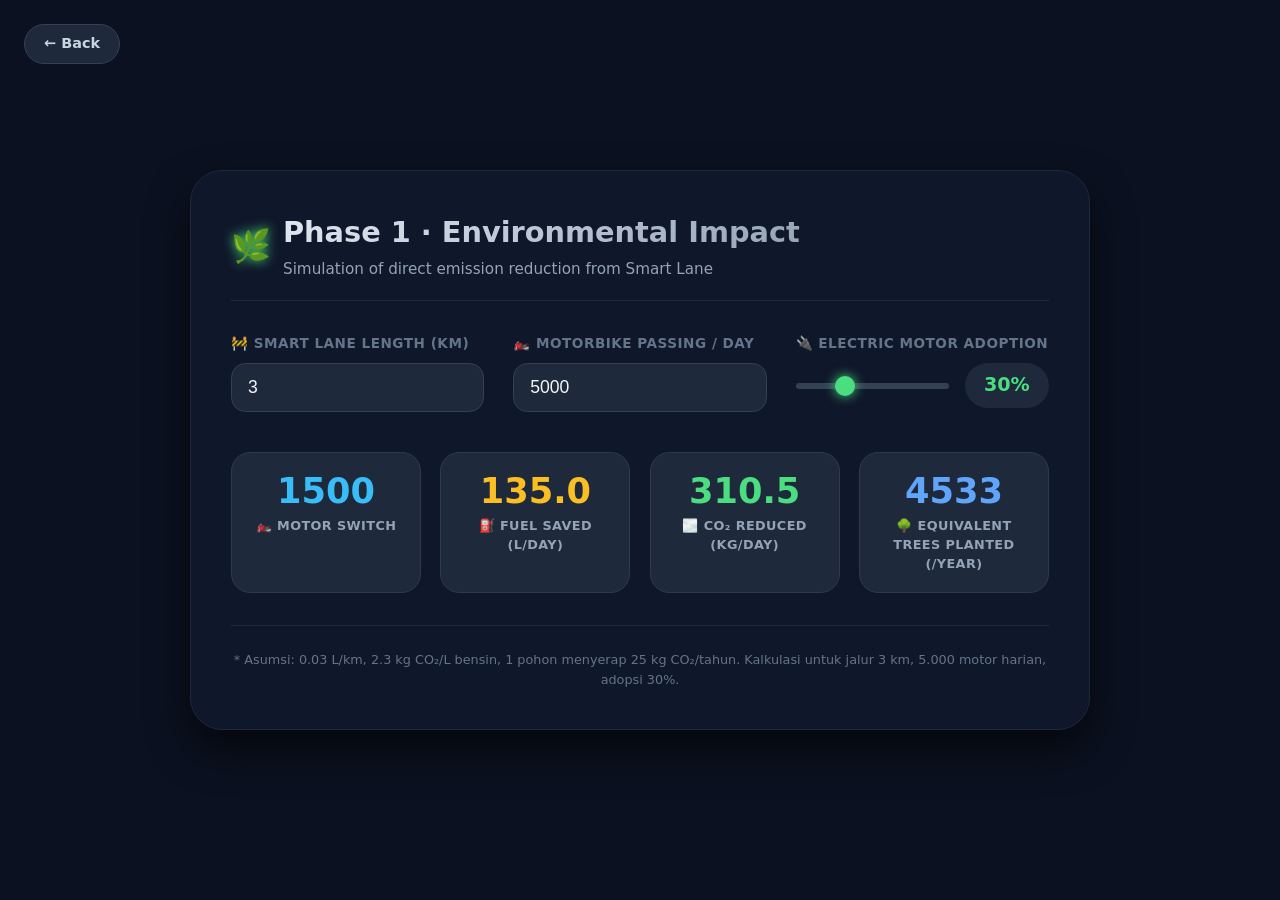
<file: eco-calculator.html>
<!DOCTYPE html>
<html lang="id">
<head>
    <meta charset="UTF-8">
    <meta name="viewport" content="width=device-width, initial-scale=1.0">
    <title>Eco-Calculator | Smart Asphalt - Phase 1</title>
    <style>
        /* -- RESET & BASE -- */
        * { margin: 0; padding: 0; box-sizing: border-box; }
        body {
            font-family: 'Inter', 'Segoe UI', system-ui, sans-serif;
            background: #0b1120;
            color: #e2e8f0;
            line-height: 1.5;
            min-height: 100vh;
            display: flex;
            align-items: center;
            justify-content: center;
            padding: 2rem;
        }

        /* -- CONTAINER KALKULATOR -- */
        .eco-calc-container {
            max-width: 900px;
            width: 100%;
            background: #0f172a;
            border: 1px solid #1e293b;
            border-radius: 2rem;
            padding: 2.5rem;
            box-shadow: 0 20px 40px rgba(0,0,0,0.6);
            backdrop-filter: blur(2px);
        }

        .eco-header {
            display: flex;
            align-items: center;
            gap: 0.75rem;
            margin-bottom: 2rem;
            border-bottom: 1px solid #1e293b;
            padding-bottom: 1.25rem;
        }

        .eco-header .icon-leaf {
            font-size: 2rem;
            filter: drop-shadow(0 0 6px #4ade80);
        }
        .eco-header h2 {
            font-size: 1.8rem;
            font-weight: 700;
            background: linear-gradient(135deg, #e2e8f0 0%, #94a3b8 100%);
            -webkit-background-clip: text;
            -webkit-text-fill-color: transparent;
        }
        .subtitle {
            color: #94a3b8;
            font-size: 0.95rem;
            margin-top: 0.2rem;
        }

        /* -- GRID INPUT -- */
        .input-grid {
            display: grid;
            grid-template-columns: repeat(auto-fit, minmax(200px, 1fr));
            gap: 1.8rem;
            margin-bottom: 2.5rem;
        }

        .input-group label {
            display: block;
            font-weight: 600;
            font-size: 0.85rem;
            text-transform: uppercase;
            letter-spacing: 0.5px;
            color: #64748b;
            margin-bottom: 0.6rem;
        }

        .input-group input[type="number"] {
            width: 100%;
            padding: 0.8rem 1rem;
            background: #1e293b;
            border: 1px solid #334155;
            border-radius: 0.9rem;
            color: #f1f5f9;
            font-size: 1.1rem;
            transition: 0.2s;
            outline: none;
        }
        .input-group input[type="number"]:focus {
            border-color: #4ade80;
            box-shadow: 0 0 10px rgba(74,222,128,0.15);
        }

        .slider-box {
            display: flex;
            align-items: center;
            gap: 1rem;
            flex-wrap: wrap;
        }
        .slider-box input[type="range"] {
            flex: 1;
            height: 6px;
            background: #334155;
            border-radius: 3px;
            -webkit-appearance: none;
            appearance: none;
            outline: none;
        }
        .slider-box input[type="range"]::-webkit-slider-thumb {
            -webkit-appearance: none;
            width: 20px;
            height: 20px;
            background: #4ade80;
            border-radius: 50%;
            box-shadow: 0 0 12px #4ade80;
            cursor: pointer;
        }
        .adoption-badge {
            background: #1e293b;
            padding: 0.5rem 1.2rem;
            border-radius: 2rem;
            font-weight: 700;
            color: #4ade80;
            font-size: 1.2rem;
            min-width: 60px;
            text-align: center;
        }

        /* -- HASIL METRIK -- */
        .metrics-grid {
            display: grid;
            grid-template-columns: repeat(auto-fit, minmax(150px, 1fr));
            gap: 1.2rem;
            margin-bottom: 2rem;
        }

        .metric-card {
            background: #1e293b;
            border: 1px solid #2d3a4f;
            border-radius: 1.2rem;
            padding: 1.2rem;
            text-align: center;
            transition: 0.2s;
        }
        .metric-card:hover {
            border-color: #4ade80;
            transform: translateY(-2px);
            box-shadow: 0 10px 20px rgba(0,0,0,0.3);
        }

        .metric-value {
            font-size: 2.2rem;
            font-weight: 800;
            color: #f8fafc;
            line-height: 1.1;
            margin-bottom: 0.3rem;
        }
        .metric-label {
            font-size: 0.8rem;
            font-weight: 600;
            text-transform: uppercase;
            letter-spacing: 0.4px;
            color: #94a3b8;
        }

        .highlight-green { color: #4ade80; }
        .highlight-blue { color: #60a5fa; }
        .highlight-amber { color: #fbbf24; }
        .highlight-sky { color: #38bdf8; }

        /* -- FOOTER NOTE -- */
        .disclaimer {
            text-align: center;
            color: #64748b;
            font-size: 0.8rem;
            margin-top: 1.5rem;
            border-top: 1px solid #1e293b;
            padding-top: 1.5rem;
        }

        /* responsive kecil */
        @media (max-width: 480px) {
            .eco-calc-container { padding: 1.5rem; }
        }
         .btn-back {
            position: absolute;
            top: 1.5rem;
            left: 1.5rem;
            display: flex;
            align-items: center;
            gap: 0.5rem;
            background: #1e293b;
            border: 1px solid #334155;
            color: #cbd5e1;
            padding: 0.5rem 1.2rem;
            border-radius: 2rem;
            font-weight: 600;
            font-size: 0.9rem;
            text-decoration: none;
            transition: 0.2s;
            z-index: 10;
        }
        .btn-back:hover {
            background: #334155;
            border-color: #4ade80;
            color: #f1f5f9;
            box-shadow: 0 0 12px rgba(74,222,128,0.2);
        }
    </style>
</head>
<body>
       <a href="index.html" class="btn-back">← Back</a>

    <div class="eco-calc-container">
        <div class="eco-header">
            <span class="icon-leaf">🌿</span>
            <div>
                <h2>Phase 1 · Environmental Impact</h2>
                <div class="subtitle">Simulation of direct emission reduction from Smart Lane</div>
            </div>
        </div>

        <!-- INPUT AREA -->
        <div class="input-grid">
            <div class="input-group">
                <label>🚧 Smart Lane Length (km)</label>
                <input type="number" id="length" value="3" min="1" max="10" oninput="updateCalc()">
            </div>
            <div class="input-group">
                <label>🏍️ Motorbike passing / day</label>
                <input type="number" id="bikes" value="5000" min="100" oninput="updateCalc()">
            </div>
            <div class="input-group">
                <label>🔌 Electric Motor Adoption</label>
                <div class="slider-box">
                    <input type="range" id="adoption" min="0" max="100" value="30" oninput="updateCalc()">
                    <span class="adoption-badge" id="adoptionVal">30%</span>
                </div>
            </div>
        </div>

        <!-- METRIK OUTPUT -->
        <div class="metrics-grid">
            <div class="metric-card">
                <div class="metric-value highlight-sky" id="switched">0</div>
                <div class="metric-label">🏍️ Motor Switch</div>
            </div>
            <div class="metric-card">
                <div class="metric-value highlight-amber" id="fuelSaved">0</div>
                <div class="metric-label">⛽ Fuel Saved (L/day)</div>
            </div>
            <div class="metric-card">
                <div class="metric-value highlight-green" id="co2">0</div>
                <div class="metric-label">🌫️ CO₂ Reduced (kg/day)</div>
            </div>
            <div class="metric-card">
                <div class="metric-value highlight-blue" id="trees">0</div>
                <div class="metric-label">🌳 Equivalent Trees Planted (/year)</div>
            </div>
        </div>

        <div class="disclaimer">
            * Asumsi: 0.03 L/km, 2.3 kg CO₂/L bensin, 1 pohon menyerap 25 kg CO₂/tahun. Kalkulasi untuk jalur 3 km, 5.000 motor harian, adopsi 30%.
        </div>
    </div>

    <script>
        function updateCalc() {
            const length = parseFloat(document.getElementById('length').value) || 3;
            const bikes = parseFloat(document.getElementById('bikes').value) || 5000;
            const adoption = parseFloat(document.getElementById('adoption').value) / 100;
            document.getElementById('adoptionVal').textContent = (adoption*100).toFixed(0) + '%';

            const fuelPerKm = 0.03;   // liter/km
            const co2PerLiter = 2.3;  // kg CO₂ / liter

            const switched = Math.round(bikes * adoption);
            const fuelSavedPerMotor = length * fuelPerKm;
            const totalFuelSaved = switched * fuelSavedPerMotor;
            const co2PerDay = totalFuelSaved * co2PerLiter;
            const treesPerYear = (co2PerDay * 365) / 25; // 25 kg CO₂ diserap 1 pohon/tahun

            document.getElementById('switched').textContent = switched;
            document.getElementById('fuelSaved').textContent = totalFuelSaved.toFixed(1);
            document.getElementById('co2').textContent = co2PerDay.toFixed(1);
            document.getElementById('trees').textContent = Math.round(treesPerYear);
        }
        window.onload = updateCalc;
    </script>
</body>
</html>
</file>
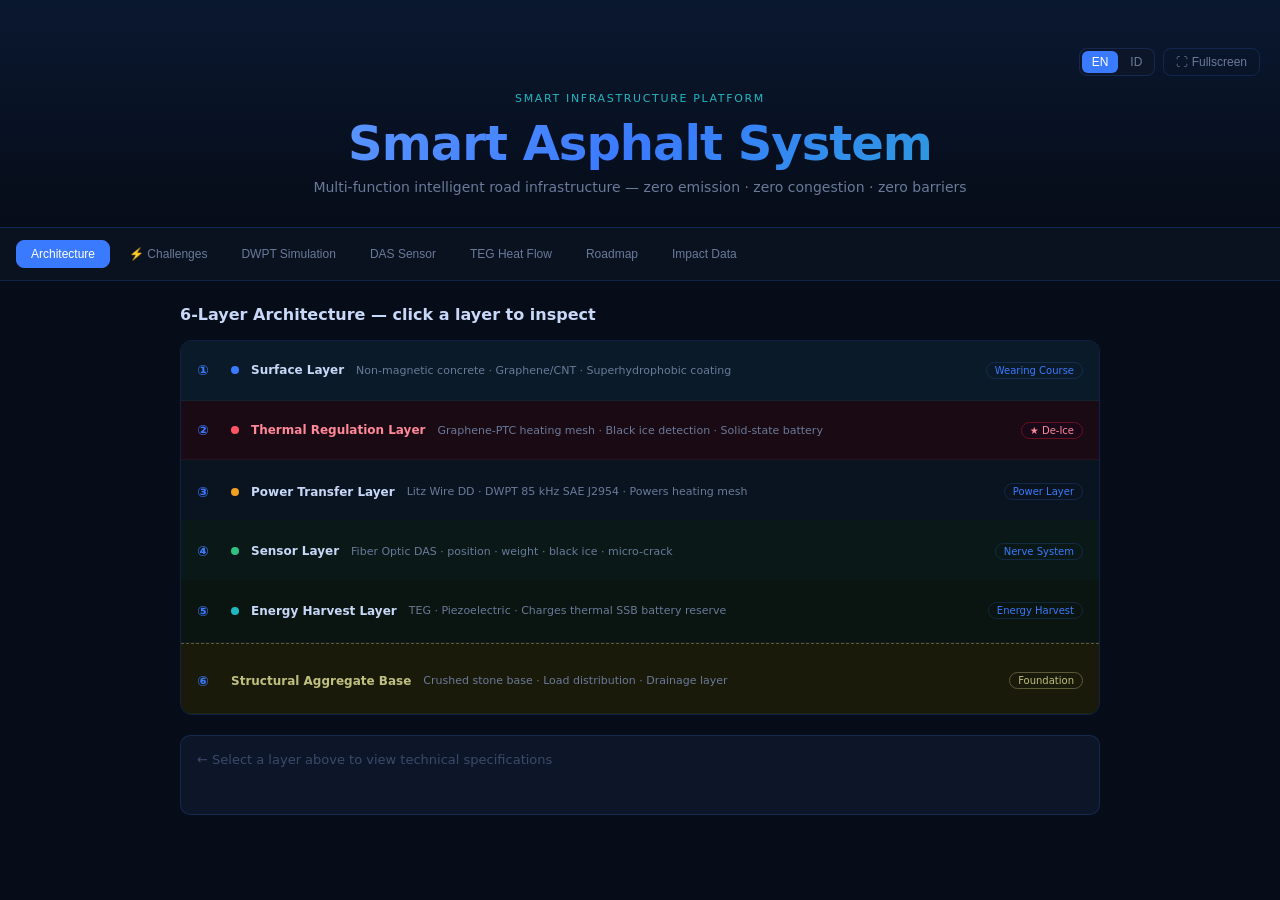
<file: index-v1.html>
<!DOCTYPE html>
<html lang="en">
<head>
<meta charset="UTF-8">
<meta name="viewport" content="width=device-width, initial-scale=1.0">
<title>Smart Asphalt System</title>
<style>
:root {
  --bg: #060c18;
  --bg2: #0a1220;
  --bg3: #0d1628;
  --accent: #3a7aff;
  --accent2: #20b8c0;
  --warn: #f0a020;
  --danger: #ff4466;
  --success: #30c080;
  --muted: #3a4a6a;
  --text: #c8d8f8;
  --text2: #6a7a9a;
  --border: rgba(58,122,255,.18);
}
*{box-sizing:border-box;margin:0;padding:0}
body{background:var(--bg);color:var(--text);font-family:'Segoe UI',system-ui,sans-serif;min-height:100vh}

/* HERO */
.hero{text-align:center;padding:48px 20px 32px;background:linear-gradient(180deg,#0a1830 0%,var(--bg) 100%);border-bottom:1px solid var(--border)}
.hero h1{font-size:clamp(24px,5vw,48px);font-weight:700;letter-spacing:-.02em;background:linear-gradient(135deg,#7ab0ff,#3a7aff,#20b8c0);-webkit-background-clip:text;-webkit-text-fill-color:transparent}
.hero p{color:var(--text2);font-size:14px;margin-top:8px}
.hero .sub{font-size:11px;letter-spacing:.15em;text-transform:uppercase;color:var(--accent2);margin-bottom:10px}
.top-ctrls{display:flex;justify-content:flex-end;gap:8px;margin-bottom:16px}
.lang-toggle{display:flex;gap:2px;background:var(--bg3);border:1px solid var(--border);border-radius:8px;padding:2px}
.lang-btn{background:none;border:none;color:var(--text2);font-size:12px;padding:4px 10px;border-radius:6px;cursor:pointer;transition:.2s}
.lang-btn.active{background:var(--accent);color:#fff}
.icon-btn{background:none;border:1px solid var(--border);color:var(--text2);font-size:12px;padding:5px 12px;border-radius:8px;cursor:pointer;transition:.2s}
.icon-btn:hover{border-color:var(--accent);color:var(--accent)}

/* TABS */
.tabs{display:flex;gap:4px;padding:12px 16px;background:var(--bg2);border-bottom:1px solid var(--border);overflow-x:auto;flex-wrap:nowrap}
.tab{background:none;border:1px solid transparent;color:var(--text2);font-size:12px;padding:6px 14px;border-radius:8px;cursor:pointer;white-space:nowrap;transition:.2s}
.tab:hover{color:var(--text);border-color:var(--border)}
.tab.active{background:var(--accent);color:#fff;border-color:var(--accent)}
.btn-3d{font-size:11px;padding:5px 12px}

/* PANELS */
.panel{display:none;padding:24px 20px;max-width:960px;margin:0 auto}
.panel.active{display:block}
.panel h2{font-size:16px;font-weight:600;color:var(--text);margin-bottom:20px}
.flex-row-between{display:flex;align-items:center;justify-content:space-between;margin-bottom:16px}
.flex-row-between h2{margin-bottom:0}

/* LAYER ROAD */
.road{position:relative;background:#080e1c;border:1px solid var(--border);border-radius:12px;overflow:hidden;margin-bottom:20px}
.layer{position:absolute;left:0;right:0;display:flex;align-items:center;gap:12px;padding:0 16px;cursor:pointer;transition:.2s;border-bottom:1px solid rgba(255,255,255,.04)}
.layer:hover,.layer.hi{background:rgba(58,122,255,.08)!important}
.layer.hi{border-left:3px solid var(--accent)!important}
.lnum{font-size:14px;font-weight:700;color:var(--accent);min-width:22px}
.lname{font-size:12px;font-weight:600;color:var(--text)}
.ldesc{font-size:11px;color:var(--text2);flex:1}
.lbadge{font-size:10px;border:1px solid var(--border);color:var(--accent);padding:2px 8px;border-radius:20px;white-space:nowrap}
.pulse{width:8px;height:8px;border-radius:50%;background:var(--accent);animation:pulse 2s infinite}
.pulse.amber{background:var(--warn)}
.pulse.green{background:var(--success)}
.pulse.teal{background:var(--accent2)}
@keyframes pulse{0%,100%{opacity:1;transform:scale(1)}50%{opacity:.4;transform:scale(.7)}}
.l1{background:#0a1a28}
.l-thermal{background:#1a0a14}
.l2{background:#0a1420}
.l3{background:#0a1818}
.l4{background:#0a1410}
.l-aggregate{background:#1a1a0a}
#layer-detail{background:var(--bg3);border:1px solid var(--border);border-radius:10px;padding:16px;min-height:80px}

/* SIM */
.veh-sel{display:flex;gap:8px;margin-bottom:12px;flex-wrap:wrap}
.vbtn{background:var(--bg3);border:1px solid var(--border);border-radius:10px;padding:8px 14px;cursor:pointer;color:var(--text2);display:flex;flex-direction:column;align-items:center;gap:4px;font-size:11px;transition:.2s}
.vbtn svg{width:56px;height:28px}
.vbtn.active,.vbtn:hover{border-color:var(--accent);color:var(--accent)}
.vbtn.active svg *[stroke="#aac4ff"]{stroke:var(--accent)}
.sim-scene{position:relative;height:220px;background:linear-gradient(180deg,#050c1a 0%,#0a1428 60%,#0d1830 100%);border-radius:12px;overflow:hidden;border:1px solid var(--border);margin-bottom:12px}
.sim-sky{position:absolute;top:0;left:0;right:0;height:110px;background:linear-gradient(180deg,#020818,#0a1828)}
.sim-road-body{position:absolute;bottom:0;left:0;right:0;height:100px;background:linear-gradient(180deg,#1a2030,#0d1525)}
.sim-road-top{position:absolute;bottom:100px;left:0;right:0;height:5px;background:linear-gradient(90deg,#1a3060,#3a7aff,#1a3060)}
.sim-lane{position:absolute;bottom:115px;left:0;right:0;height:3px;background:repeating-linear-gradient(90deg,var(--warn) 0,var(--warn) 20px,transparent 20px,transparent 40px)}
.seg-track{position:absolute;bottom:0;left:0;right:0;height:100px;display:flex}
.seg{flex:1;border-right:1px solid rgba(58,122,255,.08);transition:.15s;background:transparent}
.seg.lit{background:rgba(58,122,255,.06)}
.seg.lit-strong{background:rgba(58,122,255,.18)}
.charge-label{position:absolute;top:12px;right:14px;font-size:11px;color:var(--accent2);background:rgba(32,184,192,.12);border:1px solid rgba(32,184,192,.3);border-radius:6px;padding:4px 10px;opacity:0;transition:.3s}
.vehicle{position:absolute;transition:left .04s linear}
.motor-svg{width:52px;height:32px}
.stat-row{display:grid;grid-template-columns:repeat(4,1fr);gap:8px;margin-bottom:12px}
.stat{background:var(--bg3);border:1px solid var(--border);border-radius:10px;padding:10px;text-align:center}
.stat .val{font-size:20px;font-weight:700;color:var(--accent)}
.stat .lbl{font-size:10px;color:var(--text2);margin-top:2px}
.ctrl{display:flex;align-items:center;gap:10px;flex-wrap:wrap}
.btn{background:var(--accent);color:#fff;border:none;border-radius:8px;padding:8px 18px;font-size:13px;cursor:pointer;font-weight:600;transition:.2s}
.btn:hover{background:#2a6aef}
.rl{font-size:12px;color:var(--text2)}
.rv{font-size:12px;color:var(--accent);min-width:50px}
input[type=range]{accent-color:var(--accent);flex:1;min-width:80px}

/* DAS */
.das-wrap{margin-bottom:16px}
.das-road{position:relative;height:70px;background:linear-gradient(90deg,#0a1828,#0d1e30);border:1px solid var(--border);border-radius:10px;overflow:hidden;margin-bottom:10px}
.fiber{position:absolute;top:50%;left:0;right:0;height:2px;background:linear-gradient(90deg,transparent,#20b8c0,#20b8c0,transparent);transform:translateY(-50%);opacity:.7}
.das-road-line{position:absolute;bottom:0;left:0;right:0;height:3px;background:linear-gradient(90deg,#1a3060,var(--accent),#1a3060)}
.wave-canvas{width:100%;display:block}
.das-chart{background:var(--bg3);border:1px solid var(--border);border-radius:10px;padding:10px}
.das-chart-title{font-size:11px;color:var(--text2);margin-bottom:6px}
.das-events{display:grid;grid-template-columns:repeat(4,1fr);gap:8px;margin-bottom:12px}
.das-card{background:var(--bg3);border:1px solid var(--border);border-radius:10px;padding:12px;cursor:pointer;transition:.2s;text-align:center}
.das-card:hover,.das-card.active{border-color:var(--accent2)}
.das-card.alert-card{border-color:var(--danger);background:rgba(255,68,102,.08);animation:alertBlink .5s infinite}
@keyframes alertBlink{0%,100%{border-color:var(--danger)}50%{border-color:transparent}}
.dc-icon{font-size:20px;margin-bottom:4px}
.dc-name{font-size:10px;color:var(--text2)}
.dc-val{font-size:12px;color:var(--accent2);font-weight:600;margin-top:4px}
.das-alert{display:none;position:absolute;top:8px;right:10px;background:rgba(255,68,102,.2);border:1px solid var(--danger);color:#ff6688;font-size:11px;font-weight:700;padding:4px 10px;border-radius:6px;animation:alertBlink .5s infinite}
.accident-btn{background:rgba(255,68,102,.12);border:1px solid var(--danger);color:#ff6688;border-radius:8px;padding:8px 16px;font-size:12px;cursor:pointer;transition:.2s}
.accident-btn:hover{background:rgba(255,68,102,.2)}

/* TEG */
.teg-wrap{display:flex;flex-direction:column;gap:12px}
.teg-canvas{width:100%;border-radius:12px;display:block;background:var(--bg3)}
.teg-ctrl{display:flex;align-items:center;gap:10px;flex-wrap:wrap}
.teg-stat{font-size:13px;color:var(--accent2);font-weight:600;min-width:80px}

/* ROADMAP */
.timeline{display:grid;grid-template-columns:repeat(auto-fit,minmax(200px,1fr));gap:12px}
.titem{}
.tcard{background:var(--bg3);border:1px solid var(--border);border-radius:12px;padding:16px;height:100%}
.tyear{font-size:10px;color:var(--accent2);letter-spacing:.1em;margin-bottom:8px;text-transform:uppercase}
.tcard h3{font-size:14px;font-weight:600;margin-bottom:8px}
.tcard p{font-size:12px;color:var(--text2);line-height:1.6;margin-bottom:12px}
.tags{display:flex;flex-wrap:wrap;gap:4px}
.tag{font-size:10px;border:1px solid var(--border);color:var(--text2);padding:2px 8px;border-radius:20px}
.btn-cta{display:inline-block;margin-bottom:10px;font-size:11px;color:var(--accent2);border:1px solid rgba(32,184,192,.3);border-radius:6px;padding:4px 10px;text-decoration:none;transition:.2s}
.btn-cta:hover{background:rgba(32,184,192,.1)}

/* IMPACT */
.meter-grid{display:grid;grid-template-columns:repeat(4,1fr);gap:12px;margin-bottom:20px}
.meter{text-align:center;background:var(--bg3);border:1px solid var(--border);border-radius:12px;padding:14px}
.mval{font-size:18px;font-weight:700;color:var(--accent)}
.mlabel{font-size:10px;color:var(--text2);margin-top:4px;line-height:1.4}
.chart-wrap{background:var(--bg3);border:1px solid var(--border);border-radius:12px;padding:16px;margin-bottom:12px}
.chart-title{font-size:12px;color:var(--text2);margin-bottom:12px;font-weight:500}
.bar-row{display:flex;align-items:center;gap:10px;margin-bottom:8px}
.bar-label{font-size:11px;color:var(--text2);min-width:100px}
.bar-track{flex:1;background:#0a1420;border-radius:4px;height:22px;overflow:hidden}
.bar-fill{height:100%;border-radius:4px;display:flex;align-items:center;padding-left:8px}
.bar-val{font-size:10px;color:rgba(255,255,255,.8);font-weight:600}
.badge-row{display:flex;flex-wrap:wrap;gap:8px;margin-top:12px}
.badge{display:flex;align-items:center;gap:8px;background:var(--bg3);border:1px solid var(--border);border-radius:10px;padding:8px 12px;font-size:12px}
.bicon{font-size:16px}
.badge b{display:block;font-size:11px;color:var(--text)}
.btxt{font-size:10px;color:var(--text2)}

/* ============================================================
   CHALLENGES PANEL — new
   ============================================================ */
.ch-intro{font-size:12px;color:var(--text2);line-height:1.7;margin-bottom:24px;padding:14px 16px;background:var(--bg3);border:1px solid var(--border);border-left:3px solid var(--accent);border-radius:10px}
.ch-grid{display:flex;flex-direction:column;gap:14px}

.ch-card{border-radius:12px;border:1px solid var(--border);overflow:hidden;transition:.2s}
.ch-card:hover{border-color:rgba(58,122,255,.35)}

.ch-header{display:flex;align-items:center;gap:12px;padding:13px 16px;cursor:pointer;user-select:none}
.ch-layer-badge{font-size:10px;font-weight:700;letter-spacing:.06em;padding:3px 10px;border-radius:20px;white-space:nowrap}
.ch-title{flex:1;font-size:13px;font-weight:600;color:var(--text)}
.ch-chevron{font-size:11px;color:var(--text2);transition:transform .25s}
.ch-chevron.open{transform:rotate(180deg)}

.ch-body{display:none;padding:0 16px 16px}
.ch-body.open{display:block}

.ch-cols{display:grid;grid-template-columns:1fr 1fr;gap:10px;margin-top:4px}
@media(max-width:540px){.ch-cols{grid-template-columns:1fr}}

.ch-box{border-radius:10px;padding:12px 14px;font-size:12px;line-height:1.65}
.ch-box-title{font-size:10px;font-weight:700;letter-spacing:.08em;text-transform:uppercase;margin-bottom:7px}

/* Hambatan box */
.ch-box.hamb{background:rgba(255,68,102,.06);border:1px solid rgba(255,68,102,.2)}
.ch-box.hamb .ch-box-title{color:#ff6688}

/* Solusi box */
.ch-box.sol{background:rgba(32,184,192,.06);border:1px solid rgba(32,184,192,.2)}
.ch-box.sol .ch-box-title{color:var(--accent2)}

/* EMI special box */
.ch-box.emi{background:rgba(58,122,255,.06);border:1px solid rgba(58,122,255,.2)}
.ch-box.emi .ch-box-title{color:var(--accent)}

/* bullet list inside ch-box */
.ch-list{list-style:none;padding:0;margin:0}
.ch-list li{display:flex;gap:7px;margin-bottom:5px;font-size:12px;color:var(--text2)}
.ch-list li::before{content:"▸";color:var(--accent);flex-shrink:0;margin-top:1px}
.ch-list li.danger::before{content:"⚠";color:#ff6688}
.ch-list li.ok::before{content:"✓";color:var(--success)}

/* system integration banner */
.sys-banner{margin-top:20px;border-radius:12px;border:1px solid rgba(58,122,255,.3);background:rgba(58,122,255,.05);padding:16px}
.sys-banner-title{font-size:13px;font-weight:600;color:var(--accent);margin-bottom:10px;display:flex;align-items:center;gap:8px}
.sys-banner-title span{font-size:16px}
.sys-banner .ch-cols{margin-top:0}

.edge-ai-btn{margin-top:12px;background:rgba(58,122,255,.12);border:1px solid var(--accent);color:var(--accent);border-radius:8px;padding:7px 16px;font-size:12px;cursor:pointer;font-weight:500;transition:.2s}
.edge-ai-btn:hover{background:rgba(58,122,255,.22)}

/* rural note */
.rural-note{margin-top:12px;padding:12px 16px;border-radius:10px;background:rgba(48,192,128,.06);border:1px solid rgba(48,192,128,.25);font-size:12px;color:var(--text2);line-height:1.65}
.rural-note b{color:var(--success)}
</style>
</head>
<body>
<div class="hero">
  <div class="top-ctrls">
    <div class="lang-toggle">
      <button class="lang-btn active" onclick="setLang('en',this)">EN</button>
      <button class="lang-btn" onclick="setLang('id',this)">ID</button>
    </div>
    <button class="icon-btn" id="fsBtn" onclick="toggleFS()">⛶ <span id="fsLabel">Fullscreen</span></button>
  </div>
  <div class="sub" data-en="Smart Infrastructure Platform" data-id="Platform Infrastruktur Pintar">Smart Infrastructure Platform</div>
  <h1>Smart Asphalt System</h1>
  <p data-en="Multi-function intelligent road infrastructure — zero emission · zero congestion · zero barriers"
     data-id="Infrastruktur jalan pintar multi-fungsi — nol emisi · nol hambatan · nol polusi">
    Multi-function intelligent road infrastructure — zero emission · zero congestion · zero barriers</p>
</div>

<div class="tabs">
  <button class="tab active" onclick="showPanel('layers',this)" data-en="Architecture" data-id="Arsitektur">Architecture</button>
  <button class="tab" onclick="showPanel('challenges',this)" data-en="⚡ Challenges" data-id="⚡ Hambatan">⚡ Challenges</button>
  <button class="tab" onclick="showPanel('sim',this)" data-en="DWPT Simulation" data-id="Simulasi DWPT">DWPT Simulation</button>
  <button class="tab" onclick="showPanel('das',this)" data-en="DAS Sensor" data-id="Sensor DAS">DAS Sensor</button>
  <button class="tab" onclick="showPanel('teg',this)" data-en="TEG Heat Flow" data-id="Aliran Panas TEG">TEG Heat Flow</button>
  <button class="tab" onclick="showPanel('roadmap',this)" data-en="Roadmap" data-id="Peta Jalan">Roadmap</button>
  <button class="tab" onclick="showPanel('data',this)" data-en="Impact Data" data-id="Data Dampak">Impact Data</button>
</div>

<!-- ARCHITECTURE -->
<div id="p-layers" class="panel active">
  <div class="flex-row-between">
    <h2 data-en="6-Layer Architecture — click a layer to inspect"
        data-id="Arsitektur 6 Lapis — klik lapisan untuk detail">
      6-Layer Architecture — click a layer to inspect
    </h2>
  </div>

  <div class="road" style="height:375px">
    <div class="layer l1" style="top:0;height:16%" onclick="selectLayer(0)">
      <span class="lnum">①</span><div class="pulse"></div>
      <span class="lname" data-en="Surface Layer" data-id="Lapisan Permukaan">Surface Layer</span>
      <span class="ldesc" data-en="Non-magnetic concrete · Graphene/CNT · Superhydrophobic coating"
            data-id="Beton non-magnetik · Graphene/CNT · Lapisan superhydrophobic">
        Non-magnetic concrete · Graphene/CNT · Superhydrophobic coating</span>
      <span class="lbadge">Wearing Course</span>
    </div>
    <div class="layer l-thermal" style="top:16%;height:16%;background:#1a0a14" onclick="selectLayer(1)">
      <span class="lnum">②</span>
      <div class="pulse" style="background:#ff5566"></div>
      <span class="lname" style="color:#ff8899"
            data-en="Thermal Regulation Layer" data-id="Lapisan Regulasi Termal">Thermal Regulation Layer</span>
      <span class="ldesc" data-en="Graphene-PTC heating mesh · Black ice detection · Solid-state battery"
            data-id="Mesh pemanas Graphene-PTC · Deteksi es hitam · Baterai solid-state">
        Graphene-PTC heating mesh · Black ice detection · Solid-state battery</span>
      <span class="lbadge" style="color:#ff8899;border-color:#661020;background:#1a0818">★ De-Ice</span>
    </div>
    <div class="layer l2" style="top:32%;height:17%" onclick="selectLayer(2)">
      <span class="lnum">③</span><div class="pulse amber"></div>
      <span class="lname" data-en="Power Transfer Layer" data-id="Lapisan Transfer Daya">Power Transfer Layer</span>
      <span class="ldesc" data-en="Litz Wire DD · DWPT 85 kHz SAE J2954 · Powers heating mesh"
            data-id="Kumparan Litz Wire DD · DWPT 85 kHz · Menyuplai mesh pemanas">
        Litz Wire DD · DWPT 85 kHz SAE J2954 · Powers heating mesh</span>
      <span class="lbadge">Power Layer</span>
    </div>
    <div class="layer l3" style="top:48%;height:17%" onclick="selectLayer(3)">
      <span class="lnum">④</span><div class="pulse green"></div>
      <span class="lname" data-en="Sensor Layer" data-id="Lapisan Sensor">Sensor Layer</span>
      <span class="ldesc" data-en="Fiber Optic DAS · position · weight · black ice · micro-crack"
            data-id="Fiber Optik DAS · posisi · bobot · es hitam · retakan mikro">
        Fiber Optic DAS · position · weight · black ice · micro-crack</span>
      <span class="lbadge">Nerve System</span>
    </div>
    <div class="layer l4" style="top:64%;height:17%" onclick="selectLayer(4)">
      <span class="lnum">⑤</span><div class="pulse teal"></div>
      <span class="lname" data-en="Energy Harvest Layer" data-id="Lapisan Panen Energi">Energy Harvest Layer</span>
      <span class="ldesc" data-en="TEG · Piezoelectric · Charges thermal SSB battery reserve"
            data-id="TEG · Piezoelektrik · Mengisi baterai SSB cadangan termal">
        TEG · Piezoelectric · Charges thermal SSB battery reserve</span>
      <span class="lbadge">Energy Harvest</span>
    </div>
    <div class="layer l-aggregate" style="top:81%;height:19%;padding-top:4px;background:#1a1a0a;border-top:1px dashed #5a5a3a;cursor:pointer" onclick="selectLayer(5)">
      <span class="lnum">⑥</span>
      <span class="lname" style="color:#c0c080" data-en="Structural Aggregate Base" data-id="Pondasi Agregat Struktural">Structural Aggregate Base</span>
      <span class="ldesc" data-en="Crushed stone base · Load distribution · Drainage layer"
            data-id="Pondasi batu pecah · Distribusi beban · Lapisan drainase">
        Crushed stone base · Load distribution · Drainage layer</span>
      <span class="lbadge" style="color:#c0c080;border-color:#5a5a3a;background:#1a1a0a">Foundation</span>
    </div>
  </div>
  <div id="layer-detail">
    <p style="font-size:13px;color:var(--muted)"
       data-en="← Select a layer above to view technical specifications"
       data-id="← Pilih lapisan di atas untuk melihat spesifikasi teknis">
      ← Select a layer above to view technical specifications
    </p>
  </div>
</div>

<!-- ============================================================
     CHALLENGES & SOLUTIONS PANEL
     ============================================================ -->
<div id="p-challenges" class="panel">
  <h2 data-en="⚡ Technical Challenges & Solutions" data-id="⚡ Hambatan Teknis & Solusi">⚡ Technical Challenges & Solutions</h2>

  <div class="ch-intro" data-en="Smart Asphalt is not anti-interference — it is interference-resistant and even turns interference into advantage. Click each layer to expand its specific challenges and engineering solutions."
       data-id="Smart Asphalt bukan anti-gangguan — melainkan tahan gangguan dan bahkan mengubah gangguan menjadi keuntungan. Klik tiap lapisan untuk melihat hambatan spesifik dan solusinya.">
    Smart Asphalt is not anti-interference — it is <b style="color:var(--accent2)">interference-resistant</b> and even turns interference into advantage. Click each layer to expand its specific challenges and engineering solutions.
  </div>

  <div class="ch-grid">

    <!-- L1 Surface -->
    <div class="ch-card" id="chc-0">
      <div class="ch-header" onclick="toggleCh(0)">
        <span class="ch-layer-badge" style="background:rgba(58,122,255,.15);color:#7ab0ff;border:1px solid rgba(58,122,255,.3)">L1</span>
        <span class="ch-title" data-en="Surface Layer — Bio-Asphalt & Agile Upgrade" data-id="Lapisan Permukaan — Bio-Asphalt & Agile Upgrade">Surface Layer — Bio-Asphalt &amp; Agile Upgrade</span>
        <span class="ch-chevron" id="chv-0">▼</span>
      </div>
      <div class="ch-body" id="chb-0">
        <div class="ch-cols">
          <div class="ch-box hamb">
            <div class="ch-box-title">⚠ Hambatan</div>
            <ul class="ch-list">
              <li class="danger" data-en="Bio-asphalt pure prone to deformation in tropical climate (heavy rain + extreme heat)" data-id="Bio-asphalt murni rentan deformasi di iklim tropis (hujan deras + panas ekstrem)">Bio-asphalt murni rentan deformasi di iklim tropis (hujan deras + panas ekstrem)</li>
              <li class="danger" data-en="Compatibility with fiber DAS & TEG modules not yet tested at large scale" data-id="Kompatibilitas dengan fiber DAS & modul TEG belum teruji skala besar">Kompatibilitas dengan fiber DAS &amp; modul TEG belum teruji skala besar</li>
              <li class="danger" data-en="No long-term field data for composite layer durability" data-id="Belum ada data lapangan jangka panjang untuk durabilitas lapisan komposit">Belum ada data lapangan jangka panjang untuk durabilitas lapisan komposit</li>
            </ul>
          </div>
          <div class="ch-box sol">
            <div class="ch-box-title">✓ Solusi</div>
            <ul class="ch-list">
              <li class="ok" data-en="Hybrid bio-asphalt: 30–50% bio-binder + polymer modifier (tested in Netherlands & India)" data-id="Hybrid bio-asphalt: 30–50% bio-binder + polymer modifier (teruji di Belanda & India)">Hybrid bio-asphalt: 30–50% bio-binder + polymer modifier (teruji di Belanda &amp; India)</li>
              <li class="ok" data-en="LEGO modular design — surface replaceable without dismantling lower layers" data-id="Desain modular LEGO — surface bisa diganti tanpa bongkar layer bawah">Desain modular LEGO — surface bisa diganti tanpa bongkar layer bawah</li>
              <li class="ok" data-en="Agile = iterative upgrade per road segment, not full replacement" data-id="Agile = upgrade iteratif per segmen jalan, bukan ganti total">Agile = upgrade iteratif per segmen jalan, bukan ganti total</li>
            </ul>
          </div>
        </div>
      </div>
    </div>

    <!-- L2 Thermal -->
    <div class="ch-card" id="chc-1">
      <div class="ch-header" onclick="toggleCh(1)">
        <span class="ch-layer-badge" style="background:rgba(255,85,102,.12);color:#ff8899;border:1px solid rgba(255,85,102,.3)">L2</span>
        <span class="ch-title" data-en="Thermal Regulation — TEG & ΔT Stability" data-id="Regulasi Termal — TEG & Stabilitas ΔT">Thermal Regulation — TEG &amp; ΔT Stability</span>
        <span class="ch-chevron" id="chv-1">▼</span>
      </div>
      <div class="ch-body" id="chb-1">
        <div class="ch-cols">
          <div class="ch-box hamb">
            <div class="ch-box-title">⚠ Hambatan</div>
            <ul class="ch-list">
              <li class="danger">TEG butuh ΔT <em>stabil</em> — tapi suhu aspal fluktuasi 30–40°C/hari</li>
              <li class="danger">Thermal cycling harian menyebabkan solder joint fatigue jangka panjang</li>
              <li class="danger">Panas bisa "bocor" ke layer lain yang tidak membutuhkan</li>
            </ul>
          </div>
          <div class="ch-box sol">
            <div class="ch-box-title">✓ Solusi</div>
            <ul class="ch-list">
              <li class="ok"><b>Phase-Change Material (PCM)</b> sebagai buffer termal — menstabilkan ΔT</li>
              <li class="ok">Graphene/CNT coating: konduktor termal efisien, salurkan panas langsung ke hot-side TEG</li>
              <li class="ok">Isolator termal di bawah TEG: cegah bocor, maksimalkan ΔT</li>
              <li class="ok">Sensor mikro untuk monitoring degradasi solder joint secara real-time</li>
            </ul>
          </div>
        </div>
      </div>
    </div>

    <!-- L3 DWPT + EMI -->
    <div class="ch-card" id="chc-2">
      <div class="ch-header" onclick="toggleCh(2)">
        <span class="ch-layer-badge" style="background:rgba(240,160,32,.12);color:#f0c060;border:1px solid rgba(240,160,32,.3)">L3</span>
        <span class="ch-title" data-en="DWPT — EMI & Synchronisation" data-id="DWPT — EMI & Sinkronisasi">DWPT — EMI &amp; Synchronisation</span>
        <span class="ch-chevron" id="chv-2">▼</span>
      </div>
      <div class="ch-body" id="chb-2">
        <div class="ch-cols">
          <div class="ch-box hamb">
            <div class="ch-box-title">⚠ Hambatan</div>
            <ul class="ch-list">
              <li class="danger">Koil 85 kHz menghasilkan medan EM kuat — potensi noise pada elektronik non-fiber</li>
              <li class="danger">Butuh sinkronisasi real-time dengan kendaraan (latency &lt;10ms)</li>
              <li class="danger">Efisiensi transfer turun jika posisi kendaraan tidak presisi di atas koil</li>
            </ul>
          </div>
          <div class="ch-box sol">
            <div class="ch-box-title">✓ Solusi</div>
            <ul class="ch-list">
              <li class="ok">DAS (fiber optik) imun EMI secara fundamental — sinyal adalah cahaya, bukan listrik</li>
              <li class="ok">Sangkar Faraday mini untuk komponen elektronik non-fiber</li>
              <li class="ok">Protokol V2I berbasis 5G/edge untuk sinkronisasi latensi rendah</li>
              <li class="ok">Segmented track: koil hanya aktif tepat di bawah kendaraan</li>
            </ul>
          </div>
        </div>
        <div class="ch-box emi" style="margin-top:10px">
          <div class="ch-box-title">💡 Kenapa DAS Aman dari EMI</div>
          <p style="font-size:12px;color:var(--text2);line-height:1.65">Fiber optik membawa sinyal cahaya di dalam kabel kaca, bukan arus listrik. Medan magnet dari koil DWPT tidak dapat menginduksi noise pada foton. Sama seperti kabel serat optik bawah laut tidak terganggu oleh petir — ini adalah keunggulan inheren yang membuat DAS dan DWPT bisa hidup berdampingan sempurna.</p>
        </div>
      </div>
    </div>

    <!-- L4 DAS Sensor -->
    <div class="ch-card" id="chc-3">
      <div class="ch-header" onclick="toggleCh(3)">
        <span class="ch-layer-badge" style="background:rgba(48,192,128,.12);color:#60d090;border:1px solid rgba(48,192,128,.3)">L4</span>
        <span class="ch-title" data-en="DAS Sensor — Fiber Fragility & Data Volume" data-id="Sensor DAS — Kerentanan Fiber & Volume Data">DAS Sensor — Fiber Fragility &amp; Data Volume</span>
        <span class="ch-chevron" id="chv-3">▼</span>
      </div>
      <div class="ch-body" id="chb-3">
        <div class="ch-cols">
          <div class="ch-box hamb">
            <div class="ch-box-title">⚠ Hambatan</div>
            <ul class="ch-list">
              <li class="danger">Fiber optik rentan retak saat aspal crack — titik keretakan kritis</li>
              <li class="danger">Butuh power stabil untuk interrogator DAS, sementara output TEG/piezo fluktuatif</li>
              <li class="danger">Volume data akustik sangat besar → beban komputasi tinggi</li>
              <li class="danger">"Noise" lalu lintas harus dibedakan dari sinyal penting (retakan, kecelakaan)</li>
            </ul>
          </div>
          <div class="ch-box sol">
            <div class="ch-box-title">✓ Solusi</div>
            <ul class="ch-list">
              <li class="ok">Rute fiber di conduit fleksibel dalam lapisan struktural — bukan di aspal langsung</li>
              <li class="ok">Edge AI per segmen: pre-filtering data sebelum dikirim ke cloud</li>
              <li class="ok"><b>Self-supervised learning</b>: AI terus belajar membedakan pola getaran truk, motor, retakan mikro, langkah kaki</li>
              <li class="ok">Supercapacitor sebagai buffer power untuk interrogator DAS</li>
            </ul>
          </div>
        </div>
        <div class="ch-box sol" style="margin-top:10px">
          <div class="ch-box-title">🧠 Getaran = Data, Bukan Gangguan</div>
          <p style="font-size:12px;color:var(--text2);line-height:1.65">Interferensi getaran dari kendaraan adalah sinyal utama bagi DAS dan sumber energi bagi Piezoelektrik. AI pada sistem DAS dilatih untuk mengubah "noise" menjadi intelijen: pola getaran truk berbeda dengan retakan mikro, yang berbeda lagi dengan langkah kaki pejalan kaki. <b style="color:var(--accent2)">Kebisingan yang tidak diinginkan diredam, sinyal penting diperkuat</b>.</p>
        </div>
      </div>
    </div>

    <!-- L5 Energy Harvest -->
    <div class="ch-card" id="chc-4">
      <div class="ch-header" onclick="toggleCh(4)">
        <span class="ch-layer-badge" style="background:rgba(32,184,192,.12);color:#40d0d8;border:1px solid rgba(32,184,192,.3)">L5</span>
        <span class="ch-title" data-en="Energy Harvest — Piezo & TEG Efficiency" data-id="Panen Energi — Efisiensi Piezo & TEG">Energy Harvest — Piezo &amp; TEG Efficiency</span>
        <span class="ch-chevron" id="chv-4">▼</span>
      </div>
      <div class="ch-body" id="chb-4">
        <div class="ch-cols">
          <div class="ch-box hamb">
            <div class="ch-box-title">⚠ Hambatan</div>
            <ul class="ch-list">
              <li class="danger">Output piezo sangat bergantung volume lalu lintas — tidak stabil di pedesaan</li>
              <li class="danger">Material piezo (PZT) mengandung timbal → masalah lingkungan</li>
              <li class="danger">Efisiensi konversi masih rendah (~5–15%)</li>
              <li class="danger">Solder joint fatigue dari thermal cycling harian pada modul TEG</li>
            </ul>
          </div>
          <div class="ch-box sol">
            <div class="ch-box-title">✓ Solusi</div>
            <ul class="ch-list">
              <li class="ok">Supercapacitor + SSB sebagai buffer energi — stabilkan output</li>
              <li class="ok"><b>PVDF (lead-free piezo)</b> sebagai alternatif ramah lingkungan</li>
              <li class="ok">Enkapsulasi modul dalam housing tahan getaran &amp; korosi</li>
              <li class="ok">Di pedesaan: prioritaskan TEG (sinar matahari) daripada piezo (lalu lintas rendah)</li>
            </ul>
          </div>
        </div>
      </div>
    </div>

    <!-- L6 Structural -->
    <div class="ch-card" id="chc-5">
      <div class="ch-header" onclick="toggleCh(5)">
        <span class="ch-layer-badge" style="background:rgba(192,192,128,.12);color:#c0c080;border:1px solid rgba(192,192,128,.3)">L6</span>
        <span class="ch-title" data-en="Structural Base — Maintenance & Modularity" data-id="Pondasi Struktural — Perawatan & Modularitas">Structural Base — Maintenance &amp; Modularity</span>
        <span class="ch-chevron" id="chv-5">▼</span>
      </div>
      <div class="ch-body" id="chb-5">
        <div class="ch-cols">
          <div class="ch-box hamb">
            <div class="ch-box-title">⚠ Hambatan</div>
            <ul class="ch-list">
              <li class="danger">Jika ada perbaikan infrastruktur bawah (pipa, kabel), sistem berpotensi terbongkar total</li>
              <li class="danger">Tidak ada teknisi yang terlatih untuk servis sistem 6-layer se-kompleks ini</li>
              <li class="danger">Desain monolitik = bencana saat maintenance</li>
              <li class="danger">Korosi dari air tanah mengancam modul DWPT &amp; TEG dalam jangka panjang</li>
            </ul>
          </div>
          <div class="ch-box sol">
            <div class="ch-box-title">✓ Solusi</div>
            <ul class="ch-list">
              <li class="ok"><b>Segmen modular prefabrikasi</b> 1–2m — bisa dibongkar independen seperti LEGO</li>
              <li class="ok">Conduit terstandarisasi untuk semua kabel/fiber — akses tanpa bongkar aspal</li>
              <li class="ok">Standar terbuka agar vendor berbeda bisa interoperabel</li>
              <li class="ok">Drainase terintegrasi + coating anti-korosi pada semua modul elektronik</li>
            </ul>
          </div>
        </div>
      </div>
    </div>

  </div><!-- end ch-grid -->

  <!-- System Integration -->
  <div class="sys-banner">
    <div class="sys-banner-title"><span>🔗</span> Hambatan Lintas-Layer: System Integration</div>
    <p style="font-size:12px;color:var(--text2);line-height:1.7;margin-bottom:12px"
       data-en="The biggest challenge is not within a single layer, but between layers — energy management, communication protocols, and graceful degradation when one layer fails."
       data-id="Hambatan terbesar bukan di satu layer, tapi antar layer — manajemen energi, protokol komunikasi, dan degradasi graceful saat satu layer gagal.">
      Hambatan terbesar bukan di satu layer, tapi <b style="color:var(--accent)">antar layer</b> — manajemen energi, protokol komunikasi, dan graceful degradation saat satu layer gagal.
    </p>
    <div class="ch-cols">
      <div class="ch-box hamb">
        <div class="ch-box-title">⚠ Tantangan Utama</div>
        <ul class="ch-list">
          <li class="danger">Power budget: siapa supply siapa? TEG & piezo output kecil & fluktuatif, tapi DAS & DWPT butuh power stabil</li>
          <li class="danger">Kalau satu layer mati — sistem kolaps atau degradasi graceful?</li>
          <li class="danger">Protokol komunikasi antar layer belum ada standar industri</li>
        </ul>
      </div>
      <div class="ch-box sol">
        <div class="ch-box-title">✓ Edge AI sebagai Orkestrator</div>
        <ul class="ch-list">
          <li class="ok">Setiap segmen jalan punya <b>edge node</b> yang mengatur energi lokal, filtering DAS, dan handshake DWPT</li>
          <li class="ok">Tanpa bergantung cloud — latensi rendah, resiliensi tinggi</li>
          <li class="ok">Jika satu layer gagal: sistem degradasi graceful, edge node reroute ke kapasitas yang tersisa</li>
        </ul>
      </div>
    </div>
    <button class="edge-ai-btn" onclick="showPanel('layers', document.querySelector('.tab'))">← Lihat Arsitektur Layer</button>
  </div>

  <!-- Rural Note -->
  <div class="rural-note">
    <b>🌿 Rekomendasi untuk Pedesaan:</b><br>
    Prioritaskan <b>L1 hybrid bio-asphalt</b> + <b>L4 DAS</b> (structural health monitoring) + <b>L6 modular base</b>. Skip DWPT dulu — infrastruktur EV belum ada. TEG bisa jadi tambahan jika intensitas sinar matahari tinggi. Bio-asphalt dari limbah CPO atau sekam padi sangat relevan untuk konteks Indonesia.
  </div>

</div>

<!-- DWPT SIM -->
<div id="p-sim" class="panel">
  <h2 data-en="DWPT Live Simulation — Dynamic Wireless Power Transfer" data-id="Simulasi DWPT Langsung — Transfer Daya Nirkabel Dinamis">DWPT Live Simulation — Dynamic Wireless Power Transfer</h2>
  <div class="veh-sel" id="vehSel">
    <button class="vbtn active" onclick="selectVehicle('motor',this)">
      <svg viewBox="0 0 56 28" fill="none"><ellipse cx="10" cy="22" rx="7" ry="7" stroke="#aac4ff" stroke-width="2"/><ellipse cx="46" cy="22" rx="7" ry="7" stroke="#aac4ff" stroke-width="2"/><rect x="14" y="10" width="22" height="12" rx="4" fill="#3a7aff"/><path d="M36 14 L48 14 L48 18 L36 18Z" fill="#2a5aee"/><rect x="8" y="14" width="8" height="8" rx="2" fill="#2a5aee"/><circle cx="28" cy="8" r="5" fill="#2a5aee"/></svg>
      <span data-en="Motor" data-id="Motor">Motor</span>
    </button>
    <button class="vbtn" onclick="selectVehicle('car',this)">
      <svg viewBox="0 0 64 28" fill="none"><ellipse cx="12" cy="23" rx="6" ry="6" stroke="#aac4ff" stroke-width="2"/><ellipse cx="52" cy="23" rx="6" ry="6" stroke="#aac4ff" stroke-width="2"/><rect x="4" y="12" width="56" height="12" rx="5" fill="#3a7aff"/><path d="M14 12 L20 4 L44 4 L50 12Z" fill="#2a5aee"/><rect x="22" y="5" width="20" height="7" rx="2" fill="#7ab0ff" opacity=".5"/></svg>
      <span data-en="Car" data-id="Mobil">Car</span>
    </button>
    <button class="vbtn" onclick="selectVehicle('bus',this)">
      <svg viewBox="0 0 88 36" fill="none"><ellipse cx="14" cy="29" rx="7" ry="7" stroke="#aac4ff" stroke-width="2"/><ellipse cx="74" cy="29" rx="7" ry="7" stroke="#aac4ff" stroke-width="2"/><rect x="4" y="4" width="80" height="26" rx="5" fill="#3a7aff"/><rect x="8" y="7" width="12" height="10" rx="2" fill="#7ab0ff" opacity=".5"/><rect x="24" y="7" width="12" height="10" rx="2" fill="#7ab0ff" opacity=".5"/><rect x="40" y="7" width="12" height="10" rx="2" fill="#7ab0ff" opacity=".5"/><rect x="56" y="7" width="12" height="10" rx="2" fill="#7ab0ff" opacity=".5"/><rect x="72" y="7" width="8" height="10" rx="2" fill="#7ab0ff" opacity=".5"/></svg>
      <span data-en="E-Bus" data-id="Bus Listrik">E-Bus</span>
    </button>
    <button class="vbtn" onclick="selectVehicle('pod',this)">
      <svg viewBox="0 0 80 24" fill="none"><path d="M4 14 Q4 4 20 4 L60 4 Q76 4 76 14 L76 18 Q76 22 60 22 L20 22 Q4 22 4 18Z" fill="#20b8c0"/><ellipse cx="40" cy="4" rx="20" ry="8" fill="#1a9aaa" opacity=".5"/><rect x="16" y="7" width="48" height="10" rx="5" fill="#0a7080" opacity=".4"/></svg>
      <span data-en="Pod" data-id="Pod">Pod</span>
    </button>
  </div>
  <div class="sim-scene" id="simScene">
    <div class="sim-sky"></div>
    <canvas id="starCanvas" style="position:absolute;top:0;left:0;pointer-events:none"></canvas>
    <div class="sim-road-body"></div>
    <div class="sim-road-top"></div>
    <div class="sim-lane" id="laneEl" style="left:0;right:0;width:100%"></div>
    <div class="seg-track" id="segTrack"></div>
    <div id="vehContainer" style="position:absolute;left:0;top:0;right:0;bottom:0;pointer-events:none"></div>
    <canvas id="beamCanvas" style="position:absolute;top:0;left:0;pointer-events:none"></canvas>
    <div class="charge-label" id="chargeLabel">⚡ <span data-en="Charging active" data-id="Pengisian aktif">Charging active</span></div>
  </div>
  <div class="stat-row">
    <div class="stat"><div class="val" id="sSpeed">0</div><div class="lbl" data-en="Speed (km/h)" data-id="Kecepatan (km/j)">Speed (km/h)</div></div>
    <div class="stat"><div class="val" id="sBatt">45</div><div class="lbl" data-en="Battery (%)" data-id="Baterai (%)">Battery (%)</div></div>
    <div class="stat"><div class="val" id="sPower">0</div><div class="lbl" data-en="Power (kW)" data-id="Daya (kW)">Power (kW)</div></div>
    <div class="stat"><div class="val" id="sRange">+0</div><div class="lbl" data-en="Range boost (km)" data-id="Tambah jangkauan (km)">Range boost (km)</div></div>
  </div>
  <div class="ctrl">
    <button class="btn" id="btnRun" onclick="toggleSim()">▶ <span data-en="Run" data-id="Jalankan">Run</span></button>
    <span class="rl" data-en="Speed:" data-id="Kecepatan:">Speed:</span>
    <input type="range" id="speedSlider" min="10" max="90" value="40" oninput="setSpeed(this.value)">
    <span class="rv" id="speedVal">40 km/h</span>
    <span class="rl" data-en="Efficiency:" data-id="Efisiensi:">Efficiency:</span>
    <input type="range" id="effSlider" min="60" max="95" value="85" oninput="setEff(this.value)">
    <span class="rv" id="effVal">85%</span>
  </div>
  <p style="font-size:12px;color:var(--muted);margin-top:10px"
     data-en="Each DWPT segment activates only when a vehicle is directly above — safe & efficient."
     data-id="Setiap segmen DWPT hanya aktif saat kendaraan berada tepat di atasnya — aman & efisien.">
    Each DWPT segment activates only when a vehicle is directly above — safe &amp; efficient.</p>
</div>

<!-- DAS SENSOR -->
<div id="p-das" class="panel">
  <h2 data-en="Distributed Acoustic Sensing — Fiber Optic Nerve System" data-id="Sensor Akustik Terdistribusi — Sistem Saraf Fiber Optik">Distributed Acoustic Sensing — Fiber Optic Nerve System</h2>
  <div class="das-wrap">
    <div class="das-road" id="dasRoad">
      <div class="fiber"></div>
      <div class="das-road-line"></div>
      <canvas id="dasWave" class="wave-canvas" style="position:absolute;top:0;left:0;height:70px;background:transparent"></canvas>
      <div class="das-alert" id="dasAlert">⚠ INCIDENT DETECTED — 0.7s</div>
    </div>
    <div class="das-chart">
      <div class="das-chart-title" data-en="Acoustic signal along fiber (real-time)" data-id="Sinyal akustik sepanjang fiber (real-time)">Acoustic signal along fiber (real-time)</div>
      <canvas id="dasSignal" class="wave-canvas"></canvas>
    </div>
  </div>
  <div class="das-events">
    <div class="das-card active" id="dc0" onclick="selectDAS(0)"><div class="dc-icon">🚗</div>
      <div class="dc-name" data-en="Vehicle detection" data-id="Deteksi kendaraan">Vehicle detection</div>
      <div class="dc-val" id="dv0">3 vehicles</div></div>
    <div class="das-card" id="dc1" onclick="selectDAS(1)"><div class="dc-icon">⚖️</div>
      <div class="dc-name" data-en="Axle weight" data-id="Berat aksle">Axle weight</div>
      <div class="dc-val" id="dv1">2.4 tons avg</div></div>
    <div class="das-card" id="dc2" onclick="selectDAS(2)"><div class="dc-icon">⚠️</div>
      <div class="dc-name" data-en="Incident alert" data-id="Alert insiden">Incident alert</div>
      <div class="dc-val" id="dv2">&lt;1 sec</div></div>
    <div class="das-card" id="dc3" onclick="selectDAS(3)"><div class="dc-icon">🔍</div>
      <div class="dc-name" data-en="Micro-crack" data-id="Retakan mikro">Micro-crack</div>
      <div class="dc-val" id="dv3" data-en="Self-monitoring" data-id="Pemantauan mandiri">Self-monitoring</div></div>
  </div>
  <button class="accident-btn" onclick="playAccident()">⚡ <span data-en="Simulate Accident Detection" data-id="Simulasi Deteksi Kecelakaan">Simulate Accident Detection</span></button>
  <p style="font-size:12px;color:var(--muted);margin-top:10px"
     data-en="The fiber optic cable acts as a continuous 1D sensor. Each disturbance creates a unique acoustic signature decoded in real-time."
     data-id="Kabel fiber optik berfungsi sebagai sensor 1D kontinu. Setiap gangguan menciptakan tanda akustik unik yang didekode secara real-time.">
    The fiber optic cable acts as a continuous 1D sensor. Each disturbance creates a unique acoustic signature decoded in real-time.</p>
</div>

<!-- TEG -->
<div id="p-teg" class="panel">
  <h2 data-en="Thermoelectric Generator — Heat Harvesting" data-id="Generator Termoelektrik — Panen Panas">Thermoelectric Generator — Heat Harvesting</h2>
  <div class="teg-wrap">
    <canvas id="tegCanvas" class="teg-canvas"></canvas>
    <div class="teg-ctrl">
      <span class="rl" data-en="Sun intensity:" data-id="Intensitas matahari:">Sun intensity:</span>
      <input type="range" id="sunSlider" min="0" max="100" value="70" oninput="setSun(this.value)" style="flex:1;min-width:80px">
      <span class="rv" id="sunVal">70%</span>
      <span class="rl" data-en="Traffic load:" data-id="Beban lalu lintas:">Traffic load:</span>
      <input type="range" id="trafficSlider" min="0" max="100" value="50" oninput="setTraffic(this.value)" style="flex:1;min-width:80px">
      <span class="rv" id="trafficVal">50%</span>
      <div class="teg-stat">ΔT <span id="tegDT">42°C</span></div>
      <div class="teg-stat"><span data-en="Output" data-id="Output">Output</span> <span id="tegOut">18W/m²</span></div>
    </div>
  </div>
</div>

<!-- ROADMAP -->
<div id="p-roadmap" class="panel">
  <h2 data-en="Development & Business Roadmap" data-id="Peta Jalan Pengembangan & Bisnis">Development &amp; Business Roadmap</h2>
  <div class="timeline">
    <div class="titem"><div class="tcard">
      <div class="tyear">Phase 1 · Years 0–5</div>
      <h3 data-en="Smart Lane Pioneer" data-id="Smart Lane Pioneer">Smart Lane Pioneer</h3>
      <p data-en="Deploy 1–5 km motorcycle lanes on dense urban arterials. DWPT + DAS as a city government pilot."
         data-id="Jalur motor 1–5 km di arteri kota padat. DWPT + DAS sebagai proyek percontohan pemkot.">
        Deploy 1–5 km motorcycle lanes on dense urban arterials. DWPT + DAS as a city government pilot.</p>
      <div class="tags"><span class="tag">DWPT</span><span class="tag">DAS</span><span class="tag">Gov. contracts</span></div>
    </div></div>
    <div class="titem"><div class="tcard">
      <div class="tyear">Phase 2 · Years 5–10</div>
      <h3 data-en="Smart Corridor Expansion" data-id="Ekspansi Koridor Pintar">Smart Corridor Expansion</h3>
      <p data-en="Dynamic DWPT corridors, self-healing polymer asphalt, TEG harvesting."
         data-id="Koridor DWPT dinamis, aspal self-healing, panen energi TEG.">
        Dynamic DWPT corridors, self-healing polymer asphalt, TEG harvesting.</p>
      <div class="tags"><span class="tag">Self-Healing</span><span class="tag">TEG</span><span class="tag">Tech licensing</span></div>
    </div></div>
    <div class="titem"><div class="tcard">
      <div class="tyear">Phase 3 · Years 10–20</div>
      <h3 data-en="Smart Runway" data-id="Smart Runway">Smart Runway</h3>
      <p data-en="High-precision surface with high-power DWPT for Ground-Effect pods."
         data-id="Permukaan presisi daya tinggi untuk pod Ground-Effect.">
        High-precision surface with high-power DWPT for Ground-Effect pods.</p>
      <div class="tags"><span class="tag">Ground-Effect Pod</span><span class="tag">Runway lease</span></div>
    </div></div>
    <div class="titem"><div class="tcard">
      <div class="tyear">Phase 4 · 20+ Years</div>
      <h3 data-en="Urban Smart Grid" data-id="Smart Grid Perkotaan">Urban Smart Grid</h3>
      <p data-en="Photonic metamaterial asphalt, optional maglev integration. National infrastructure standard."
         data-id="Aspal metamaterial fotonik, integrasi maglev opsional. Standar infrastruktur nasional.">
        Photonic metamaterial asphalt, optional maglev integration. National infrastructure standard.</p>
      <div class="tags"><span class="tag">Metamaterial</span><span class="tag">Maglev</span><span class="tag">National grid</span></div>
    </div></div>
  </div>
</div>

<!-- IMPACT DATA -->
<div id="p-data" class="panel">
  <h2 data-en="Projected Impact & Revenue Potential" data-id="Proyeksi Dampak & Potensi Pendapatan">Projected Impact &amp; Revenue Potential</h2>
  <div class="meter-grid">
    <div class="meter"><svg width="80" height="50" viewBox="0 0 80 50"><path d="M8 46 A32 32 0 0 1 72 46" fill="none" stroke="#1a2030" stroke-width="7" stroke-linecap="round"/><path d="M8 46 A32 32 0 0 1 72 46" fill="none" stroke="#3a7aff" stroke-width="7" stroke-linecap="round" stroke-dasharray="100.5" stroke-dashoffset="25"/></svg>
      <div class="mval">150 kWh</div><div class="mlabel" data-en="Energy harvested / day / km" data-id="Energi dipanen / hari / km">Energy harvested / day / km</div></div>
    <div class="meter"><svg width="80" height="50" viewBox="0 0 80 50"><path d="M8 46 A32 32 0 0 1 72 46" fill="none" stroke="#1a2030" stroke-width="7" stroke-linecap="round"/><path d="M8 46 A32 32 0 0 1 72 46" fill="none" stroke="#30c080" stroke-width="7" stroke-linecap="round" stroke-dasharray="100.5" stroke-dashoffset="50"/></svg>
      <div class="mval">–40%</div><div class="mlabel" data-en="CO₂ emission reduction" data-id="Reduksi emisi CO₂">CO₂ emission reduction</div></div>
    <div class="meter"><svg width="80" height="50" viewBox="0 0 80 50"><path d="M8 46 A32 32 0 0 1 72 46" fill="none" stroke="#1a2030" stroke-width="7" stroke-linecap="round"/><path d="M8 46 A32 32 0 0 1 72 46" fill="none" stroke="#f0a020" stroke-width="7" stroke-linecap="round" stroke-dasharray="100.5" stroke-dashoffset="20"/></svg>
      <div class="mval">&lt;1 sec</div><div class="mlabel" data-en="Incident detection (DAS)" data-id="Deteksi insiden (DAS)">Incident detection (DAS)</div></div>
    <div class="meter"><svg width="80" height="50" viewBox="0 0 80 50"><path d="M8 46 A32 32 0 0 1 72 46" fill="none" stroke="#1a2030" stroke-width="7" stroke-linecap="round"/><path d="M8 46 A32 32 0 0 1 72 46" fill="none" stroke="#20b8c0" stroke-width="7" stroke-linecap="round" stroke-dasharray="100.5" stroke-dashoffset="15"/></svg>
      <div class="mval">–30%</div><div class="mlabel" data-en="EV battery cost reduction" data-id="Reduksi biaya baterai EV">EV battery cost reduction</div></div>
  </div>
  <div class="chart-wrap">
    <div class="chart-title" data-en="Revenue potential per phase" data-id="Potensi pendapatan per fase">Revenue potential per phase</div>
    <div class="bar-row"><span class="bar-label">Phase 1 (0–5y)</span><div class="bar-track"><div class="bar-fill" style="width:18%;background:#3a7aff"><span class="bar-val">Pilot</span></div></div></div>
    <div class="bar-row"><span class="bar-label">Phase 2 (5–10y)</span><div class="bar-track"><div class="bar-fill" style="width:42%;background:#5a9aff"><span class="bar-val">Mid-scale</span></div></div></div>
    <div class="bar-row"><span class="bar-label">Phase 3 (10–20y)</span><div class="bar-track"><div class="bar-fill" style="width:73%;background:#20b8c0"><span class="bar-val">Large scale</span></div></div></div>
    <div class="bar-row"><span class="bar-label">Phase 4 (20+y)</span><div class="bar-track"><div class="bar-fill" style="width:100%;background:#30c080"><span class="bar-val">National grid</span></div></div></div>
  </div>
  <div class="badge-row">
    <div class="badge"><span class="bicon">✅</span><div><b>SAE J2954</b><span class="btxt">WPT Compatible</span></div></div>
    <div class="badge"><span class="bicon">🛡️</span><div><b>ICNIRP 2020</b><span class="btxt">EMF Safety Compliant</span></div></div>
    <div class="badge"><span class="bicon">📋</span><div><b>ISO 14040</b><span class="btxt">LCA Ready</span></div></div>
    <div class="badge"><span class="bicon">📡</span><div><b>IEC 61000</b><span class="btxt">EMC Certified</span></div></div>
    <div class="badge"><span class="bicon">🌿</span><div><b>Zero Emission</b><span class="btxt">Carbon Neutral Target</span></div></div>
  </div>
</div>

<script>
// ── LANGUAGE ──────────────────────────────────────────────────────────────────
let curLang = 'en';
function setLang(lang, btn) {
  curLang = lang;
  document.querySelectorAll('.lang-btn').forEach(b => b.classList.remove('active'));
  btn.classList.add('active');
  document.querySelectorAll('[data-en]').forEach(el => {
    el.textContent = el.getAttribute('data-' + lang);
  });
  document.querySelectorAll('.tab').forEach(t => {
    if(t.getAttribute('data-'+lang)) t.textContent = t.getAttribute('data-'+lang);
  });
}

// ── FULLSCREEN ────────────────────────────────────────────────────────────────
function toggleFS() {
  if (!document.fullscreenElement) document.documentElement.requestFullscreen();
  else document.exitFullscreen();
}
document.addEventListener('fullscreenchange', () => {
  const fs = !!document.fullscreenElement;
  document.getElementById('fsLabel').textContent = fs ? 'Exit' : 'Fullscreen';
});

// ── PANELS ────────────────────────────────────────────────────────────────────
function showPanel(id, el) {
  document.querySelectorAll('.panel').forEach(p => p.classList.remove('active'));
  document.querySelectorAll('.tab').forEach(t => t.classList.remove('active'));
  document.getElementById('p-' + id).classList.add('active');
  if (el) el.classList.add('active');
  if (id === 'sim' && !simRunning) startSim();
  if (id === 'das') startDAS();
  if (id === 'teg') startTEG();
}

// ── CHALLENGES ACCORDION ──────────────────────────────────────────────────────
function toggleCh(i) {
  const body = document.getElementById('chb-' + i);
  const chev = document.getElementById('chv-' + i);
  const isOpen = body.classList.contains('open');
  // close all
  for(let j=0;j<6;j++){
    document.getElementById('chb-'+j).classList.remove('open');
    document.getElementById('chv-'+j).classList.remove('open');
  }
  if (!isOpen) {
    body.classList.add('open');
    chev.classList.add('open');
  }
}

// ── LAYER ARCHITECTURE ────────────────────────────────────────────────────────
const layerInfoData = [
  {
    en:'Surface Layer (Wearing Course)', id:'Lapisan Permukaan',
    items:{
      en:['Fine non-magnetic asphalt concrete',
          'Graphene/CNT heat-absorbing coating — feeds thermoelectric layer',
          'Optional superhydrophobic nano-coating: water & ice repellent',
          'Long-term: photonic metamaterial >95% light absorption'],
      id:['Aspal beton halus non-magnetik',
          'Coating Graphene/CNT penyerap panas — menyuplai lapisan termoelektrik',
          'Opsional: lapisan nano superhydrophobic — tolak air & es',
          'Jangka panjang: metamaterial fotonik >95% absorpsi cahaya']
    }
  },
  {
    en:'② Thermal Regulation Layer', id:'② Lapisan Regulasi Termal',
    items:{
      en:['Graphene-PTC / steel heating mesh for active de-icing',
          'Black ice & frost detection via DAS + surface temp sensor fusion',
          'Distributed solid-state battery (SSB) stores TEG/DWPT surplus energy',
          'Activates only in freeze-risk conditions (<4°C) — highly energy efficient'],
      id:['Mesh pemanas Graphene-PTC / baja untuk de-icing aktif',
          'Deteksi es hitam & beku via DAS + fusi sensor suhu permukaan',
          'Baterai solid-state (SSB) terdistribusi menyimpan surplus energi TEG/DWPT',
          'Aktif hanya saat risiko beku (<4°C) — sangat hemat energi']
    }
  },
  {
    en:'Power Transfer Layer', id:'Lapisan Transfer Daya',
    items:{
      en:['Litz Wire type DD (Double-D) coils embedded in road bed',
          '85 kHz — SAE J2954 standard, compatible with all major EV platforms',
          'Also distributes power to Thermal Layer heating mesh via internal bus',
          'Segmented track: only activates directly under a vehicle'],
      id:['Kumparan Litz Wire tipe DD tertanam di badan jalan',
          '85 kHz — standar SAE J2954, kompatibel semua platform EV utama',
          'Juga mendistribusikan daya ke mesh pemanas Lapisan Termal via bus internal',
          'Segmented track: hanya aktif tepat di bawah kendaraan']
    }
  },
  {
    en:'Sensor Layer — Nerve System', id:'Lapisan Sensor — Sistem Saraf',
    items:{
      en:['Distributed Acoustic Sensing (DAS) via embedded fiber optic',
          'Detects: vehicle position, speed, axle weight in real-time',
          'Black ice detection: acoustic + thermal signature fusion',
          'Incident response: <1 second automatic alert to traffic center'],
      id:['Distributed Acoustic Sensing (DAS) via fiber optik tertanam',
          'Mendeteksi: posisi kendaraan, kecepatan, berat aksle real-time',
          'Deteksi es hitam: fusi sinyal akustik + tanda termal',
          'Respons insiden: <1 detik alert otomatis ke pusat kendali']
    }
  },
  {
    en:'Energy Harvest Layer', id:'Lapisan Panen Energi',
    items:{
      en:['TEG harvests ΔT between hot asphalt surface and cool subgrade',
          'Piezoelectric captures mechanical pressure energy at high-traffic nodes',
          'Charges Thermal Layer solid-state batteries for de-icing energy reserve',
          'Road as active energy prosumer feeding local microgrids'],
      id:['TEG memanen ΔT antara permukaan aspal panas dan subgrade dingin',
          'Piezoelektrik menangkap energi tekanan mekanik di titik lalu lintas padat',
          'Mengisi baterai solid-state Lapisan Termal sebagai cadangan energi de-icing',
          'Jalan sebagai prosumer energi aktif yang menyuplai mikrogrid lokal']
    }
  },
  {
    en:'⑥ Structural Aggregate Base', id:'⑥ Pondasi Agregat Struktural',
    items:{
      en:['High-quality crushed stone aggregate (e.g., granite, andesite)',
          'Distributes vehicle loads to subgrade, prevents rutting & deformation',
          'Provides level platform for DWPT coils & TEG modules',
          'Integrated drainage channels to prevent water accumulation'],
      id:['Agregat batu pecah berkualitas tinggi (granit, andesit)',
          'Mendistribusikan beban kendaraan ke tanah dasar, mencegah amblas',
          'Menyediakan platform rata untuk koil DWPT & modul TEG',
          'Saluran drainase terintegrasi mencegah genangan air']
    }
  }
];

function selectLayer(i) {
  document.querySelectorAll('.layer').forEach((l,j) => { l.classList.remove('hi'); if(j===i) l.classList.add('hi'); });
  const d = layerInfoData[i];
  const title = d[curLang] || d.en;
  const items = d.items[curLang] || d.items.en;
  document.getElementById('layer-detail').innerHTML =
    `<p style="font-size:13px;font-weight:500;color:#c8d8f8;margin-bottom:10px">${title}</p>` +
    items.map(it=>`<div style="display:flex;gap:8px;margin-bottom:6px"><span style="color:var(--accent);margin-top:1px">▸</span><span style="font-size:12px;color:#6a7a9a;line-height:1.65">${it}</span></div>`).join('');
}

// ── DWPT SIM ──────────────────────────────────────────────────────────────────
const NUM_SEGS = 9;
let simRunning = false, simPos = 8, simSpeed = 40, simEff = 85, simBatt = 45, simRange = 0, simInterval = null;
let curVehicle = 'motor';
const segTrack = document.getElementById('segTrack');
const segs = [];
for (let i = 0; i < NUM_SEGS; i++) {
  const s = document.createElement('div');
  s.className = 'seg';
  s.style.left = (i * (100/NUM_SEGS)) + '%';
  s.style.width = (100/NUM_SEGS) + '%';
  segTrack.appendChild(s);
  segs.push(s);
}
const vehSVGs = {
  motor: `<svg class="motor-svg" viewBox="0 0 56 32" fill="none"><ellipse cx="10" cy="25" rx="8" ry="8" stroke="#aac4ff" stroke-width="2.5" fill="#0a1828"/><ellipse cx="46" cy="25" rx="8" ry="8" stroke="#aac4ff" stroke-width="2.5" fill="#0a1828"/><ellipse cx="10" cy="25" rx="4" ry="4" fill="#1e3060"/><ellipse cx="46" cy="25" rx="4" ry="4" fill="#1e3060"/><rect x="14" y="12" width="22" height="13" rx="4" fill="#3a7aff"/><path d="M36 14 L50 14 L50 20 L36 20Z" fill="#2a5aee"/><rect x="8" y="15" width="8" height="8" rx="2" fill="#2a5aee"/><circle cx="26" cy="9" r="5" fill="#2a5aee"/><rect x="22" y="7" width="8" height="4" rx="1" fill="#7ab0ff" opacity=".6"/><rect x="50" y="16" width="4" height="2" rx="1" fill="#ffcc44"/></svg>`,
  car: `<svg class="motor-svg" style="width:64px;height:34px" viewBox="0 0 64 34" fill="none"><ellipse cx="13" cy="27" rx="8" ry="8" stroke="#aac4ff" stroke-width="2.5" fill="#0a1828"/><ellipse cx="51" cy="27" rx="8" ry="8" stroke="#aac4ff" stroke-width="2.5" fill="#0a1828"/><ellipse cx="13" cy="27" rx="4" ry="4" fill="#1e3060"/><ellipse cx="51" cy="27" rx="4" ry="4" fill="#1e3060"/><rect x="4" y="14" width="56" height="14" rx="5" fill="#3a7aff"/><path d="M14 14 L20 5 L44 5 L52 14Z" fill="#2a5aee"/><rect x="22" y="6" width="20" height="8" rx="2" fill="#7ab0ff" opacity=".5"/><rect x="56" y="17" width="5" height="3" rx="1" fill="#ffcc44"/><rect x="3" y="17" width="3" height="3" rx="1" fill="#ff4444" opacity=".6"/></svg>`,
  bus: `<svg class="motor-svg" style="width:90px;height:44px" viewBox="0 0 90 44" fill="none"><ellipse cx="15" cy="35" rx="9" ry="9" stroke="#aac4ff" stroke-width="2.5" fill="#0a1828"/><ellipse cx="75" cy="35" rx="9" ry="9" stroke="#aac4ff" stroke-width="2.5" fill="#0a1828"/><ellipse cx="15" cy="35" rx="4" ry="4" fill="#1e3060"/><ellipse cx="75" cy="35" rx="4" ry="4" fill="#1e3060"/><rect x="3" y="5" width="84" height="32" rx="5" fill="#3a7aff"/><rect x="7" y="8" width="13" height="12" rx="2" fill="#7ab0ff" opacity=".55"/><rect x="24" y="8" width="13" height="12" rx="2" fill="#7ab0ff" opacity=".55"/><rect x="41" y="8" width="13" height="12" rx="2" fill="#7ab0ff" opacity=".55"/><rect x="58" y="8" width="13" height="12" rx="2" fill="#7ab0ff" opacity=".55"/><rect x="75" y="8" width="8" height="12" rx="2" fill="#7ab0ff" opacity=".55"/><rect x="83" y="17" width="6" height="4" rx="1" fill="#ffcc44"/><rect x="1" y="17" width="4" height="4" rx="1" fill="#ff4444" opacity=".6"/></svg>`,
  pod: `<svg class="motor-svg" style="width:80px;height:26px" viewBox="0 0 80 26" fill="none"><path d="M4 16 Q4 4 18 4 L62 4 Q76 4 76 16 L76 20 Q76 24 62 24 L18 24 Q4 24 4 20Z" fill="#20b8c0"/><ellipse cx="40" cy="4" rx="22" ry="8" fill="#1a9aaa" opacity=".45"/><rect x="14" y="9" width="52" height="10" rx="5" fill="#0a7080" opacity=".5"/></svg>`
};
const vehSpecs = {
  motor:{w:52,h:32,bottom:91,power:1.0},
  car:{w:68,h:34,bottom:91,power:1.6},
  bus:{w:92,h:44,bottom:91,power:3.2},
  pod:{w:82,h:26,bottom:93,power:4.5},
};
function selectVehicle(type, btn) {
  curVehicle = type;
  document.querySelectorAll('.vbtn').forEach(b => b.classList.remove('active'));
  btn.classList.add('active');
  renderVehicle();
}
let vehEl = null;
function renderVehicle() {
  const c = document.getElementById('vehContainer'); c.innerHTML = '';
  const spec = vehSpecs[curVehicle];
  vehEl = document.createElement('div');
  vehEl.className = 'vehicle';
  vehEl.style.bottom = spec.bottom + 'px';
  vehEl.style.left = simPos + '%';
  vehEl.innerHTML = vehSVGs[curVehicle];
  c.appendChild(vehEl);
}
const beamCanvas = document.getElementById('beamCanvas');
const beamCtx = beamCanvas.getContext('2d');
function resizeBeam() {
  const sc = document.getElementById('simScene');
  beamCanvas.width = sc.offsetWidth;
  beamCanvas.height = sc.offsetHeight;
}
const starCanvas = document.getElementById('starCanvas');
const starCtx = starCanvas.getContext('2d');
function drawStars() {
  const sc = document.getElementById('simScene');
  starCanvas.width = sc.offsetWidth; starCanvas.height = 110;
  for (let i = 0; i < 60; i++) {
    const x = Math.random()*starCanvas.width, y = Math.random()*100;
    const r = Math.random()*1.2;
    starCtx.beginPath(); starCtx.arc(x,y,r,0,Math.PI*2);
    starCtx.fillStyle = `rgba(180,210,255,${0.2+Math.random()*.5})`; starCtx.fill();
  }
}
function drawBeam(cx, power) {
  beamCtx.clearRect(0,0,beamCanvas.width,beamCanvas.height);
  if (!cx) return;
  const bh=60*power, by=beamCanvas.height-91;
  const grd=beamCtx.createLinearGradient(cx,by-bh,cx,by);
  grd.addColorStop(0,'rgba(58,122,255,0)');
  grd.addColorStop(0.5,`rgba(58,122,255,${0.3*power})`);
  grd.addColorStop(1,`rgba(100,180,255,${0.7*power})`);
  beamCtx.fillStyle=grd;
  const w=30*power;
  beamCtx.beginPath();
  beamCtx.moveTo(cx-w/2,by); beamCtx.lineTo(cx+w/2,by);
  beamCtx.lineTo(cx+4,by-bh); beamCtx.lineTo(cx-4,by-bh);
  beamCtx.closePath(); beamCtx.fill();
  const gd=beamCtx.createRadialGradient(cx,by-bh,0,cx,by-bh,18*power);
  gd.addColorStop(0,`rgba(120,180,255,${0.6*power})`);
  gd.addColorStop(1,'rgba(58,122,255,0)');
  beamCtx.fillStyle=gd;
  beamCtx.beginPath(); beamCtx.arc(cx,by-bh,18*power,0,Math.PI*2); beamCtx.fill();
}
function startSim() {
  resizeBeam(); drawStars(); renderVehicle();
  if (!simRunning) { simRunning=true; document.getElementById('btnRun').querySelector('span').textContent=curLang==='id'?'Jeda':'Pause'; runSim(); }
}
function toggleSim() {
  simRunning = !simRunning;
  document.getElementById('btnRun').querySelector('span').textContent = simRunning?(curLang==='id'?'Jeda':'Pause'):(curLang==='id'?'Jalankan':'Run');
  if (simRunning) runSim();
  else { beamCtx.clearRect(0,0,beamCanvas.width,beamCanvas.height); segs.forEach(s=>{s.classList.remove('lit','lit-strong');}); }
}
function setSpeed(v){simSpeed=parseInt(v);document.getElementById('speedVal').textContent=v+' km/h';}
function setEff(v){simEff=parseInt(v);document.getElementById('effVal').textContent=v+'%';}
function runSim() {
  if (simInterval) clearInterval(simInterval);
  simInterval = setInterval(()=>{
    if (!simRunning){clearInterval(simInterval);return;}
    const spec=vehSpecs[curVehicle];
    simPos+=simSpeed/800; if(simPos>94)simPos=2;
    if(vehEl)vehEl.style.left=simPos+'%';
    const segIdx=Math.floor((simPos/100)*NUM_SEGS);
    segs.forEach((s,i)=>{
      const dist=Math.abs(i-segIdx);
      s.classList.remove('lit','lit-strong');
      if(dist===0)s.classList.add('lit-strong');
      else if(dist===1)s.classList.add('lit');
    });
    const scW=document.getElementById('simScene').offsetWidth;
    const vCenterX=(simPos/100)*scW+spec.w/2;
    const charging=simPos>5&&simPos<90;
    const pMult=spec.power*(simEff/100);
    drawBeam(charging?vCenterX:null,pMult);
    const power=charging?+(pMult*18).toFixed(1):0;
    document.getElementById('sSpeed').textContent=simSpeed;
    document.getElementById('sPower').textContent=power;
    document.getElementById('chargeLabel').style.opacity=charging?'1':'0';
    if(charging){simBatt=Math.min(100,simBatt+0.018*pMult);simRange+=0.002*pMult;}
    document.getElementById('sBatt').textContent=Math.round(simBatt);
    document.getElementById('sRange').textContent='+'+simRange.toFixed(1);
  },40);
}

// ── DAS ───────────────────────────────────────────────────────────────────────
let dasRunning=false,dasT=0,dasMode=0,dasAccident=false,accTimer=0;
const dasVehicles=[{x:.15,speed:.003},{x:.5,speed:.002},{x:.78,speed:.0028}];
function selectDAS(i){dasMode=i;document.querySelectorAll('.das-card').forEach((c,j)=>c.classList.toggle('active',j===i));}
function playAccident(){
  dasAccident=true;accTimer=0;
  document.getElementById('dasAlert').style.display='block';
  document.querySelectorAll('.das-card').forEach(c=>c.classList.remove('alert-card'));
  document.getElementById('dc2').classList.add('alert-card');
  setTimeout(()=>{document.getElementById('dasAlert').style.display='none';document.querySelectorAll('.das-card').forEach(c=>c.classList.remove('alert-card'));dasAccident=false;},4000);
}
function startDAS(){
  if(dasRunning)return;dasRunning=true;
  const wC=document.getElementById('dasWave'),sC=document.getElementById('dasSignal');
  if(!wC||!sC)return;
  wC.width=wC.offsetWidth||680;wC.height=70;
  sC.width=sC.offsetWidth||680;sC.height=60;
  const wCtx=wC.getContext('2d'),sCtx=sC.getContext('2d');
  function draw(){
    dasT+=.016;accTimer+=.016;
    dasVehicles.forEach(v=>{v.x+=v.speed;if(v.x>1.1)v.x=-0.05;});
    const W=wC.width,H=70,SW=sC.width,SH=60;
    wCtx.clearRect(0,0,W,H);
    dasVehicles.forEach(v=>{
      const cx=v.x*W;
      const g=wCtx.createRadialGradient(cx,H,2,cx,H,60);
      g.addColorStop(0,'rgba(32,184,192,.35)');g.addColorStop(1,'rgba(32,184,192,0)');
      wCtx.fillStyle=g;wCtx.beginPath();wCtx.arc(cx,H,60,0,Math.PI*2);wCtx.fill();
    });
    if(dasAccident){
      const cx=(0.45+Math.sin(accTimer*40)*.002)*W;
      const g2=wCtx.createRadialGradient(cx,H/2,2,cx,H/2,40);
      g2.addColorStop(0,'rgba(255,80,80,.5)');g2.addColorStop(1,'rgba(255,80,80,0)');
      wCtx.fillStyle=g2;wCtx.beginPath();wCtx.arc(cx,H/2,40,0,Math.PI*2);wCtx.fill();
    }
    sCtx.fillStyle='#050c18';sCtx.fillRect(0,0,SW,SH);
    sCtx.beginPath();
    sCtx.strokeStyle=dasAccident?'#ff5050':'#20b8c0';
    sCtx.lineWidth=1.5;
    for(let x=0;x<SW;x++){
      let y=SH/2;
      dasVehicles.forEach(v=>{
        const dist=Math.abs(x/SW-v.x);
        const amp=Math.max(0,1-dist*8)*22;
        y+=Math.sin(dasT*8+x*.04)*amp*(dasMode===0?1:dasMode===1?.7:.5);
      });
      if(dasAccident)y+=Math.sin(dasT*30+x*.1)*(28*(1-Math.min(1,accTimer/1.5)));
      y+=Math.sin(dasT*3+x*.01)*3;
      if(x===0)sCtx.moveTo(x,y);else sCtx.lineTo(x,y);
    }
    sCtx.stroke();
    document.getElementById('dv0').textContent=dasVehicles.length+' vehicles';
    document.getElementById('dv1').textContent=(2.1+Math.sin(dasT*.5)*.4).toFixed(1)+' tons avg';
    requestAnimationFrame(draw);
  }
  draw();
}

// ── TEG ───────────────────────────────────────────────────────────────────────
let tegRunning=false,tegT=0,sunInt=70,trafficInt=50;
function setSun(v){sunInt=parseInt(v);document.getElementById('sunVal').textContent=v+'%';updateTEGStats();}
function setTraffic(v){trafficInt=parseInt(v);document.getElementById('trafficVal').textContent=v+'%';updateTEGStats();}
function updateTEGStats(){
  const dt=Math.round(15+sunInt*.4+trafficInt*.2);
  document.getElementById('tegDT').textContent=dt+'°C';
  document.getElementById('tegOut').textContent=Math.round(dt*.42)+'W/m²';
}
function startTEG(){
  if(tegRunning)return;tegRunning=true;updateTEGStats();
  const cv=document.getElementById('tegCanvas');if(!cv)return;
  cv.width=cv.offsetWidth||680;cv.height=200;
  const ctx=cv.getContext('2d');
  const pts=[];
  for(let i=0;i<30;i++)pts.push({x:Math.random(),life:Math.random(),phase:Math.random()*Math.PI*2});
  function draw(){
    tegT+=.012;
    const W=cv.width,H=cv.height;
    ctx.clearRect(0,0,W,H);
    ctx.fillStyle='#050c18';ctx.fillRect(0,0,W,H);
    const sa=sunInt/100*.18;
    for(let i=0;i<5;i++){
      const rx=W*(.2+i*.15);
      const rg=ctx.createLinearGradient(rx,0,rx,60);
      rg.addColorStop(0,`rgba(240,200,50,${sa})`);rg.addColorStop(1,'rgba(240,200,50,0)');
      ctx.fillStyle=rg;ctx.beginPath();ctx.moveTo(rx-6,0);ctx.lineTo(rx+6,0);ctx.lineTo(rx+20,60);ctx.lineTo(rx-20,60);ctx.closePath();ctx.fill();
    }
    const sh=sunInt*.6+trafficInt*.4,hu=Math.round(20-sh*.1);
    const hg=ctx.createLinearGradient(0,40,0,78);
    hg.addColorStop(0,`hsla(${hu},80%,${35+sh*.15}%,.9)`);hg.addColorStop(1,`hsla(${hu},60%,20%,.8)`);
    ctx.fillStyle=hg;ctx.fillRect(0,40,W,38);
    ctx.fillStyle='rgba(0,0,0,.3)';ctx.fillRect(0,75,W,4);
    ctx.font='11px sans-serif';ctx.fillStyle='rgba(255,200,100,.7)';ctx.fillText('Hot asphalt surface',8,58);
    const dt=Math.round(15+sunInt*.4+trafficInt*.2);
    ctx.fillStyle='rgba(255,180,80,.9)';ctx.font='bold 13px sans-serif';ctx.fillText('ΔT = '+dt+'°C',W-90,58);
    ctx.fillStyle='#1a2840';ctx.fillRect(0,80,W,28);
    ctx.fillStyle='rgba(32,184,192,.15)';ctx.fillRect(0,80,W,28);
    ctx.strokeStyle='rgba(32,184,192,.4)';ctx.lineWidth=1;ctx.strokeRect(0,80,W,28);
    ctx.font='11px sans-serif';ctx.fillStyle='rgba(32,184,192,.8)';ctx.fillText('TEG module layer — thermoelectric generators',8,97);
    const cg=ctx.createLinearGradient(0,110,0,H);cg.addColorStop(0,'#0a1828');cg.addColorStop(1,'#070e1e');
    ctx.fillStyle=cg;ctx.fillRect(0,110,W,H-110);
    ctx.font='11px sans-serif';ctx.fillStyle='rgba(100,160,220,.5)';ctx.fillText('Cool subgrade',8,H-12);
    const bW=W*.5,bX=W*.25;
    ctx.strokeStyle=`rgba(32,184,192,${.3+sunInt/200})`;ctx.lineWidth=2;ctx.strokeRect(bX,86,bW,14);
    ctx.fillStyle=`rgba(32,184,192,${.1+sunInt/300})`;ctx.fillRect(bX,86,bW,14);
    ctx.font='10px sans-serif';ctx.fillStyle='rgba(32,184,192,.9)';ctx.textAlign='center';ctx.fillText('DC power bus → grid',W/2,96);ctx.textAlign='left';
    const intensity=(sunInt+trafficInt)/200;
    pts.forEach((p,idx)=>{
      p.life+=.004*intensity;if(p.life>1){p.life=0;p.x=Math.random();}
      const py=78-(p.life*38),px=p.x*W+(Math.sin(tegT*1.5+p.phase)*12);
      const al=Math.sin(p.life*Math.PI)*.7*intensity;
      const hc=p.life<.5?`rgba(240,120,20,${al})`:`rgba(240,180,40,${al})`;
      ctx.beginPath();ctx.arc(px,py,2.5,0,Math.PI*2);ctx.fillStyle=hc;ctx.fill();
      if(idx%4===0&&al>.2){ctx.strokeStyle=hc;ctx.lineWidth=1;ctx.beginPath();ctx.moveTo(px,py+6);ctx.lineTo(px,py);ctx.lineTo(px-3,py+4);ctx.moveTo(px,py);ctx.lineTo(px+3,py+4);ctx.stroke();}
    });
    pts.forEach((p,idx)=>{
      if(idx%3!==0)return;
      const py=112+(p.life*30),px=p.x*W+(Math.sin(tegT+p.phase)*8);
      if(py>H-10)return;
      const al=Math.sin(p.life*Math.PI)*.3;
      ctx.beginPath();ctx.arc(px,py,1.5,0,Math.PI*2);ctx.fillStyle=`rgba(80,160,240,${al})`;ctx.fill();
    });
    const oW=Math.min(1,(sunInt+trafficInt)/200),bWo=(W-80)*oW;
    ctx.fillStyle='#0a1820';ctx.fillRect(20,H-36,W-40,12);
    const og=ctx.createLinearGradient(20,0,20+bWo,0);
    og.addColorStop(0,'#f0a020');og.addColorStop(1,'#20b8c0');
    ctx.fillStyle=og;ctx.fillRect(20,H-36,bWo,12);
    ctx.strokeStyle='rgba(32,184,192,.3)';ctx.lineWidth=1;ctx.strokeRect(20,H-36,W-40,12);
    ctx.font='10px sans-serif';ctx.fillStyle='rgba(255,255,255,.5)';ctx.fillText('Power output: '+Math.round(dt*.42)+' W/m²',24,H-14);
    requestAnimationFrame(draw);
  }
  draw();
}

window.addEventListener('resize',()=>{resizeBeam();drawStars();});
</script>
</body>
</html>
</file>
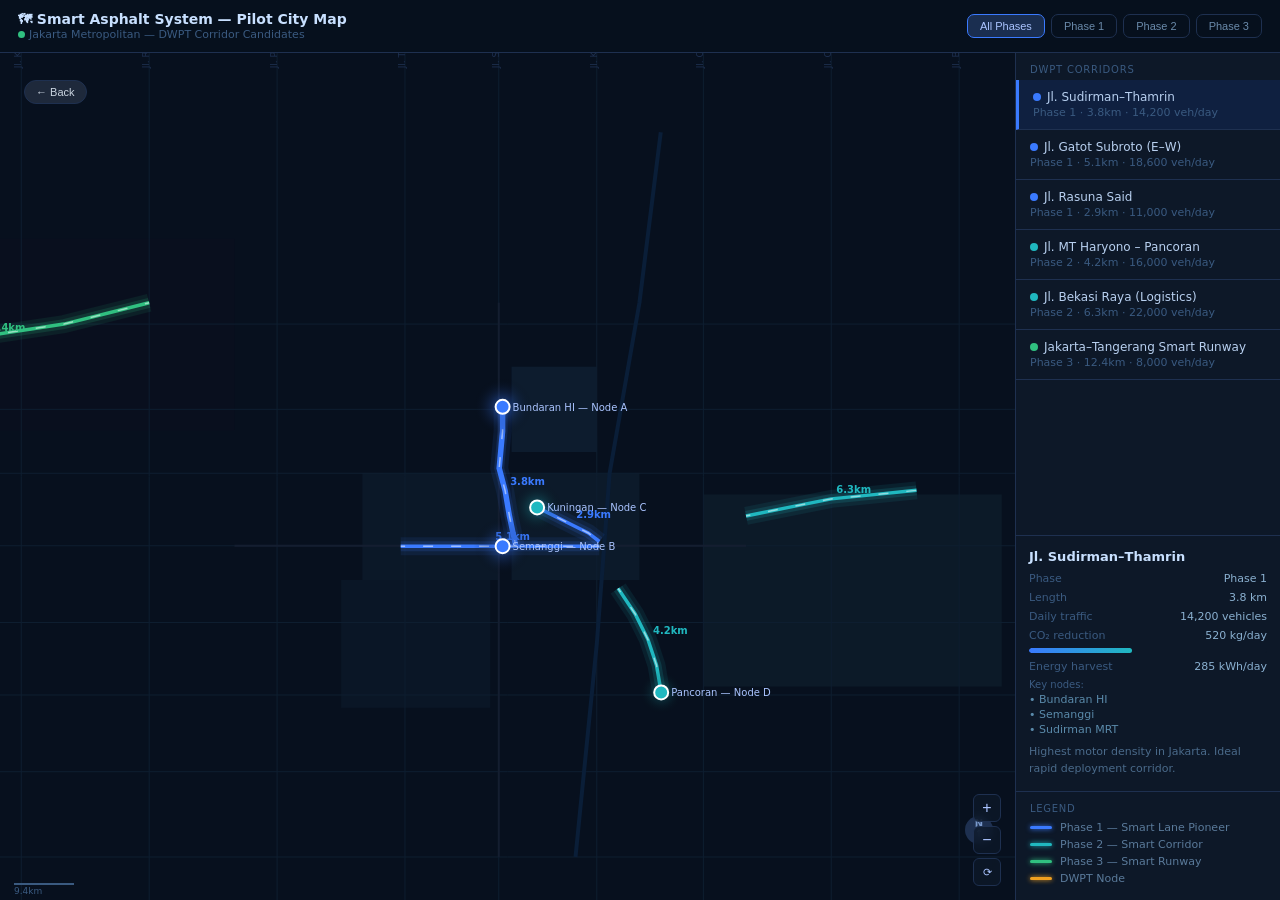
<file: pilot-city.html>
<!DOCTYPE html>
<html lang="en">
<head>
<meta charset="UTF-8">
<style>
*{box-sizing:border-box;margin:0;padding:0}
html,body{height:100%;overflow:hidden}
body{background:#07101e;color:#ddeeff;font-family:system-ui,sans-serif;display:flex;flex-direction:column}
:root{--bg:#07101e;--bg2:#0d1828;--border:#1e3050;--accent:#3a7aff;--teal:#20b8c0;--green:#30c080;--amber:#f0a020}

.header{padding:11px 18px;background:#07101ef5;border-bottom:1px solid var(--border);display:flex;align-items:center;justify-content:space-between;flex-shrink:0;z-index:100}
.header h1{font-size:14px;font-weight:600;color:#c8e0ff}
.header p{font-size:11px;color:#3a5a80;margin-top:1px}
.hright{display:flex;gap:6px}
.hbtn{padding:5px 12px;border-radius:7px;border:1px solid var(--border);background:transparent;color:#6a8aaa;font-size:11px;cursor:pointer;transition:all .2s}
.hbtn:hover,.hbtn.act{background:#1a2e50;border-color:var(--accent);color:#aac4ff}

.body{display:flex;flex:1;overflow:hidden}
.map-wrap{flex:1;position:relative;overflow:hidden}
canvas#mapCv{position:absolute;top:0;left:0;width:100%;height:100%}

.sidebar{width:265px;background:var(--bg2);border-left:1px solid var(--border);display:flex;flex-direction:column;overflow:hidden;flex-shrink:0}
.sb-title{font-size:10px;color:#3a5a80;text-transform:uppercase;letter-spacing:.08em;padding:11px 14px 5px}
.route-list{overflow-y:auto;flex:1}
.route-item{padding:10px 14px;border-bottom:1px solid var(--border);cursor:pointer;transition:background .2s}
.route-item:hover{background:#0f1e30}
.route-item.sel{background:#0f2040;border-left:3px solid var(--accent)}
.ri-name{font-size:12px;font-weight:500;color:#b8d0f0;margin-bottom:2px;display:flex;align-items:center;gap:6px}
.ri-dot{width:8px;height:8px;border-radius:50%;flex-shrink:0}
.ri-stat{font-size:11px;color:#3a5a80}

.detail-box{border-top:1px solid var(--border);padding:13px;flex-shrink:0}
.detail-box h3{font-size:13px;color:#c8e0ff;margin-bottom:8px}
.drow{display:flex;justify-content:space-between;margin-bottom:6px;font-size:11px}
.drow .dk{color:#3a5a80}.drow .dv{color:#8ab0d0;font-weight:500}
.imp-bar{height:5px;border-radius:3px;background:#0d1828;margin:3px 0 7px;overflow:hidden}
.imp-fill{height:100%;border-radius:3px;background:linear-gradient(90deg,var(--accent),var(--teal))}

.legend{padding:11px 14px;border-top:1px solid var(--border);flex-shrink:0}
.leg-title{font-size:10px;color:#3a5a80;text-transform:uppercase;letter-spacing:.07em;margin-bottom:7px}
.leg-row{display:flex;align-items:center;gap:8px;margin-bottom:4px;font-size:11px;color:#5a7a9a}
.leg-line{width:22px;height:3px;border-radius:2px}

/* tooltip */
.map-tooltip{position:absolute;background:#0d1828dd;border:1px solid #1e3050;border-radius:8px;padding:8px 12px;font-size:11px;color:#aac4ff;pointer-events:none;display:none;z-index:50;white-space:nowrap}

.live-dot{width:7px;height:7px;border-radius:50%;background:var(--green);animation:lp 1.2s infinite;display:inline-block;margin-right:4px}
@keyframes lp{0%,100%{opacity:1;box-shadow:0 0 0 0 rgba(48,192,128,.5)}50%{opacity:.6;box-shadow:0 0 0 4px rgba(48,192,128,0)}}

/* zoom controls */
.zoom-ctrl{position:absolute;bottom:14px;right:14px;display:flex;flex-direction:column;gap:4px;z-index:20}
.zbtn{width:28px;height:28px;border-radius:6px;border:1px solid var(--border);background:#0d1828cc;color:#aac4ff;font-size:16px;cursor:pointer;display:flex;align-items:center;justify-content:center;backdrop-filter:blur(4px)}
.zbtn:hover{background:#1a2e50}
 .btn-back {
            position: absolute;
            top: 5rem;
            left: 1.5rem;
            display: flex;
            align-items: center;
            gap: 0.5rem;
            background: #1e293b;
            border: 1px solid var(--border);
            color: #cbd5e1;
            padding: 5px 11px;
            border-radius: 2rem;
             font-size: 11px;
            text-decoration: none;
            transition: 0.2s;
            z-index: 10;
        }
        .btn-back:hover {
           background: rgba(7,16,30, 0.25);
  color: #aac4ff;
  border-color: #3a5aaa;
        }
</style>
</head>
<body>
  <div class="header">
  <button class="btn-back" onclick="window.location.href='index.html'">← Back</button> 
  <div>
    <h1>🗺 Smart Asphalt System — Pilot City Map</h1>
    <p><span class="live-dot"></span>Jakarta Metropolitan — DWPT Corridor Candidates</p>
  </div>
  <div class="hright">
    <button class="hbtn act" onclick="filterPhase('all',this)">All Phases</button>
    <button class="hbtn" onclick="filterPhase('1',this)">Phase 1</button>
    <button class="hbtn" onclick="filterPhase('2',this)">Phase 2</button>
    <button class="hbtn" onclick="filterPhase('3',this)">Phase 3</button>
  </div>
</div>

<div class="body">
  <div class="map-wrap" id="mapWrap">
    <canvas id="mapCv"></canvas>
    <div class="map-tooltip" id="tooltip"></div>
    <div class="zoom-ctrl">
      <button class="zbtn" onclick="zoom(1.25)">+</button>
      <button class="zbtn" onclick="zoom(0.8)">−</button>
      <button class="zbtn" onclick="resetView()" title="Reset" style="font-size:11px">⟳</button>
    </div>
  </div>

  <div class="sidebar">
    <div class="sb-title">DWPT Corridors</div>
    <div class="route-list" id="routeList"></div>
    <div class="detail-box">
      <h3 id="dName">Select a corridor</h3>
      <div id="dRows"><p style="font-size:11px;color:#3a5a80">Click a route to view details and environmental impact.</p></div>
    </div>
    <div class="legend">
      <div class="leg-title">Legend</div>
      <div class="leg-row"><div class="leg-line" style="background:#3a7aff;box-shadow:0 0 5px #3a7aff"></div>Phase 1 — Smart Lane Pioneer</div>
      <div class="leg-row"><div class="leg-line" style="background:#20b8c0;box-shadow:0 0 5px #20b8c0"></div>Phase 2 — Smart Corridor</div>
      <div class="leg-row"><div class="leg-line" style="background:#30c080;box-shadow:0 0 5px #30c080"></div>Phase 3 — Smart Runway</div>
      <div class="leg-row"><div class="leg-line" style="background:#f0a020;box-shadow:0 0 5px #f0a020"></div>DWPT Node</div>
    </div>
  </div>
</div>

<script>
// ── DATA ──────────────────────────────────────────────────────────────────────
// Jakarta bounding: lat ~-6.08 to -6.38, lng ~106.65 to 106.97
const ROUTES = [
  {id:'r1',phase:'1',name:'Jl. Sudirman–Thamrin',color:'#3a7aff',
   latlngs:[[-6.1944,106.8229],[-6.2001,106.8229],[-6.2088,106.8221],[-6.2141,106.8235],[-6.2200,106.8245],[-6.2271,106.8260]],
   km:3.8,vol:14200,co2:520,phase_label:'Phase 1',
   energy:'285 kWh/day',nodes:['Bundaran HI','Semanggi','Sudirman MRT'],
   desc:'Highest motor density in Jakarta. Ideal rapid deployment corridor.'},
  {id:'r2',phase:'1',name:'Jl. Gatot Subroto (E–W)',color:'#3a7aff',
   latlngs:[[-6.2271,106.7990],[-6.2271,106.8100],[-6.2271,106.8200],[-6.2271,106.8350],[-6.2271,106.8456]],
   km:5.1,vol:18600,co2:680,phase_label:'Phase 1',
   energy:'380 kWh/day',nodes:['Semanggi','Slipi Junction','Gatot Subroto CBD'],
   desc:'East-West arterial. High commercial density ideal for DWPT.'},
  {id:'r3',phase:'1',name:'Jl. Rasuna Said',color:'#3a7aff',
   latlngs:[[-6.2180,106.8310],[-6.2200,106.8350],[-6.2220,106.8390],[-6.2240,106.8430],[-6.2260,106.8456]],
   km:2.9,vol:11000,co2:390,phase_label:'Phase 1',
   energy:'210 kWh/day',nodes:['Kuningan','Setiabudi','Rasuna MRT'],
   desc:'Kuningan CBD — dense office traffic, ideal for motorcycle charging lane.'},
  {id:'r4',phase:'2',name:'Jl. MT Haryono – Pancoran',color:'#20b8c0',
   latlngs:[[-6.2370,106.8500],[-6.2430,106.8540],[-6.2490,106.8570],[-6.2550,106.8590],[-6.2614,106.8601]],
   km:4.2,vol:16000,co2:560,phase_label:'Phase 2',
   energy:'420 kWh/day (incl. TEG)',nodes:['Pancoran Flyover','MT Haryono','Tebet'],
   desc:'Phase 2 E-Bus corridor. Self-healing asphalt + TEG integration.'},
  {id:'r5',phase:'2',name:'Jl. Bekasi Raya (Logistics)',color:'#20b8c0',
   latlngs:[[-6.2200,106.8800],[-6.2180,106.8900],[-6.2160,106.9000],[-6.2150,106.9100],[-6.2140,106.9200]],
   km:6.3,vol:22000,co2:840,phase_label:'Phase 2',
   energy:'620 kWh/day (DWPT + Piezo)',nodes:['Cawang','Cipinang','Bekasi Barat'],
   desc:'Heaviest truck load in East Jakarta. Highest piezoelectric yield.'},
  {id:'r6',phase:'3',name:'Jakarta–Tangerang Smart Runway',color:'#30c080',
   latlngs:[[-6.1700,106.7400],[-6.1750,106.7200],[-6.1780,106.7000],[-6.1800,106.6800],[-6.1820,106.6600]],
   km:12.4,vol:8000,co2:1200,phase_label:'Phase 3',
   energy:'1,800 kWh/day — feeds local grid',nodes:['Kalideres','Tangerang Gate','Soetta Hub'],
   desc:'Smart Runway for Ground-Effect pods. 150 kW DWPT. Connects to Soetta Airport.'},
];

const NODES = [
  {name:'Bundaran HI — Node A', ll:[-6.1944,106.8229], color:'#3a7aff'},
  {name:'Semanggi — Node B',    ll:[-6.2271,106.8229], color:'#3a7aff'},
  {name:'Kuningan — Node C',    ll:[-6.2180,106.8310], color:'#20b8c0'},
  {name:'Pancoran — Node D',    ll:[-6.2614,106.8601], color:'#20b8c0'},
  {name:'Soetta Smart Runway',  ll:[-6.1820,106.6600], color:'#30c080'},
];

// ── CANVAS MAP ENGINE ─────────────────────────────────────────────────────────
const cv = document.getElementById('mapCv');
const ctx = cv.getContext('2d');
const wrap = document.getElementById('mapWrap');

// Viewport state — center on Jakarta
let vp = { lat:-6.23, lng:106.82, scale:0 };
let filterActive = 'all';
let selectedId = null;
let animT = 0;
let dashOffset = 0;
let nodeGlowT = 0;

// Drag state
let drag = {active:false, sx:0, sy:0, slat:0, slng:0};

function resize(){
  cv.width = wrap.clientWidth;
  cv.height = wrap.clientHeight;
  if(vp.scale===0) vp.scale = cv.width * 4.2; // init scale
}

// Convert lat/lng → canvas px
function ll2px(lat, lng){
  const cx = cv.width/2  + (lng - vp.lng) * vp.scale;
  const cy = cv.height/2 - (lat - vp.lat) * vp.scale;
  return [cx, cy];
}
function px2ll(x, y){
  const lng = vp.lng + (x - cv.width/2)  / vp.scale;
  const lat = vp.lat - (y - cv.height/2) / vp.scale;
  return [lat, lng];
}

// ── DRAW ──────────────────────────────────────────────────────────────────────
// Draw subtle Jakarta street grid (fake but convincing)
const STREETS = [
  // major horizontals (lat lines)
  {type:'h', lat:-6.175, label:'Jl. Daan Mogot'},
  {type:'h', lat:-6.195, label:'Jl. S. Parman'},
  {type:'h', lat:-6.210, label:'Jl. Sudirman'},
  {type:'h', lat:-6.227, label:'Jl. Gatot Subroto'},
  {type:'h', lat:-6.245, label:'Jl. Rasuna Said'},
  {type:'h', lat:-6.262, label:'Jl. MT Haryono'},
  {type:'h', lat:-6.280, label:'Jl. Otista'},
  {type:'h', lat:-6.300, label:'Jl. Raya Bogor'},
  // verticals
  {type:'v', lng:106.680, label:'Jl. Daan Mogot'},
  {type:'v', lng:106.710, label:'Jl. Kalideres'},
  {type:'v', lng:106.740, label:'Jl. Raya Serang'},
  {type:'v', lng:106.770, label:'Jl. Panjang'},
  {type:'v', lng:106.800, label:'Jl. Tomang'},
  {type:'v', lng:106.822, label:'Jl. Sudirman'},
  {type:'v', lng:106.845, label:'Jl. Kuningan'},
  {type:'v', lng:106.870, label:'Jl. Casablanca'},
  {type:'v', lng:106.900, label:'Jl. Cawang'},
  {type:'v', lng:106.930, label:'Jl. Bekasi'},
];

// Fake district polygons
const DISTRICTS = [
  {name:'Menteng',    pts:[[-6.185,106.825],[-6.185,106.845],[-6.205,106.845],[-6.205,106.825]], fill:'#0d1c2e'},
  {name:'Kuningan',  pts:[[-6.210,106.825],[-6.210,106.855],[-6.235,106.855],[-6.235,106.825]], fill:'#0c1a2a'},
  {name:'Senayan',   pts:[[-6.210,106.790],[-6.210,106.822],[-6.235,106.822],[-6.235,106.790]], fill:'#0b1828'},
  {name:'Kebayoran', pts:[[-6.235,106.785],[-6.235,106.820],[-6.265,106.820],[-6.265,106.785]], fill:'#0a1626'},
  {name:'Tangerang', pts:[[-6.155,106.640],[-6.155,106.760],[-6.200,106.760],[-6.200,106.640]], fill:'#090f1e'},
  {name:'Cawang',    pts:[[-6.215,106.870],[-6.215,106.940],[-6.260,106.940],[-6.260,106.870]], fill:'#0c1a28'},
];

function drawMap(){
  ctx.clearRect(0,0,cv.width,cv.height);

  // background
  ctx.fillStyle='#07101e'; ctx.fillRect(0,0,cv.width,cv.height);

  // district fills
  DISTRICTS.forEach(d=>{
    ctx.beginPath();
    d.pts.forEach(([lat,lng],i)=>{
      const [x,y]=ll2px(lat,lng);
      if(i===0)ctx.moveTo(x,y);else ctx.lineTo(x,y);
    });
    ctx.closePath();
    ctx.fillStyle=d.fill; ctx.fill();
  });

  // street grid
  STREETS.forEach(s=>{
    ctx.beginPath();
    ctx.strokeStyle='#0e1e30'; ctx.lineWidth=1;
    if(s.type==='h'){
      const [x0,y]=ll2px(s.lat,106.60);
      const [x1] =ll2px(s.lat,106.98);
      ctx.moveTo(x0,y); ctx.lineTo(x1,y);
    } else {
      const [x,y0]=ll2px(-6.10,s.lng);
      const [,y1] =ll2px(-6.40,s.lng);
      ctx.moveTo(x,y0); ctx.lineTo(x,y1);
    }
    ctx.stroke();
    // label
    if(vp.scale>3000){
      ctx.fillStyle='#1e3050'; ctx.font='9px system-ui';
      const [lx,ly]=s.type==='h'?ll2px(s.lat,106.63):ll2px(-6.115,s.lng);
      ctx.save();
      if(s.type==='v'){ctx.translate(lx,ly);ctx.rotate(-Math.PI/2);ctx.fillText(s.label,0,0);}
      else ctx.fillText(s.label,lx,ly-3);
      ctx.restore();
    }
  });

  // major road overlays (slightly brighter)
  [[-6.210,-6.210],[106.822,106.822]];
  ctx.strokeStyle='#141e30'; ctx.lineWidth=2;
  // Sudirman vertical
  ctx.beginPath();
  const [sx,sy0]=ll2px(-6.17,106.822); const [,sy1]=ll2px(-6.30,106.822);
  ctx.moveTo(sx,sy0); ctx.lineTo(sx,sy1); ctx.stroke();
  // Gatot Subroto horizontal
  ctx.beginPath();
  const [gx0,gy]=ll2px(-6.227,106.76); const [gx1]=ll2px(-6.227,106.88);
  ctx.moveTo(gx0,gy); ctx.lineTo(gx1,gy); ctx.stroke();

  // Water body (fake Ciliwung river)
  ctx.beginPath();
  const rPts=[[-6.13,106.86],[-6.17,106.855],[-6.21,106.848],[-6.25,106.845],[-6.30,106.840]];
  ctx.strokeStyle='#0a1e38'; ctx.lineWidth=4;
  rPts.forEach(([lat,lng],i)=>{const [x,y]=ll2px(lat,lng);if(i===0)ctx.moveTo(x,y);else ctx.lineTo(x,y);});
  ctx.stroke();

  // ── DWPT ROUTES ─────────────────────────────────────────────────────────────
  ROUTES.forEach(r => {
    const hidden = filterActive!=='all' && filterActive!==r.phase;
    const selected = r.id===selectedId;
    const alpha = hidden ? 0.08 : 1;

    // glow layers
    if(!hidden){
      [18,10].forEach((w,i)=>{
        ctx.beginPath();
        r.latlngs.forEach(([lat,lng],j)=>{
          const [x,y]=ll2px(lat,lng);
          if(j===0)ctx.moveTo(x,y);else ctx.lineTo(x,y);
        });
        ctx.strokeStyle=r.color+(i===0?'18':'28');
        ctx.lineWidth=w; ctx.stroke();
      });
    }

    // main line
    ctx.beginPath();
    r.latlngs.forEach(([lat,lng],j)=>{
      const [x,y]=ll2px(lat,lng);
      if(j===0)ctx.moveTo(x,y);else ctx.lineTo(x,y);
    });
    ctx.strokeStyle=r.color; ctx.globalAlpha=alpha;
    ctx.lineWidth=selected?5.5:3.5; ctx.stroke();

    // animated dash overlay
    if(!hidden){
      ctx.setLineDash([10,18]);
      ctx.lineDashOffset=-dashOffset;
      ctx.beginPath();
      r.latlngs.forEach(([lat,lng],j)=>{
        const [x,y]=ll2px(lat,lng);
        if(j===0)ctx.moveTo(x,y);else ctx.lineTo(x,y);
      });
      ctx.strokeStyle='rgba(255,255,255,0.5)';
      ctx.lineWidth=1.5; ctx.stroke();
      ctx.setLineDash([]);
    }
    ctx.globalAlpha=1;

    // route label mid
    if(!hidden && vp.scale>3000){
      const mid=r.latlngs[Math.floor(r.latlngs.length/2)];
      const [mx,my]=ll2px(mid[0],mid[1]);
      ctx.fillStyle=r.color; ctx.font='bold 10px system-ui';
      ctx.fillText(r.km+'km',mx+5,my-6);
    }
  });

  // ── NODES ────────────────────────────────────────────────────────────────────
  nodeGlowT+=.02;
  NODES.forEach((n,i)=>{
    const [x,y]=ll2px(n.ll[0],n.ll[1]);
    const pulse=Math.sin(nodeGlowT+i)*.5+.5;
    // outer glow
    const grd=ctx.createRadialGradient(x,y,2,x,y,22+pulse*8);
    const hex=n.color.replace('#','');
    const r2=parseInt(hex.slice(0,2),16),g2=parseInt(hex.slice(2,4),16),b2=parseInt(hex.slice(4,6),16);
    grd.addColorStop(0,`rgba(${r2},${g2},${b2},${.3+pulse*.2})`);
    grd.addColorStop(1,'rgba(0,0,0,0)');
    ctx.fillStyle=grd; ctx.beginPath(); ctx.arc(x,y,22+pulse*8,0,Math.PI*2); ctx.fill();
    // dot
    ctx.beginPath(); ctx.arc(x,y,7,0,Math.PI*2);
    ctx.fillStyle=n.color; ctx.fill();
    ctx.strokeStyle='#ffffff'; ctx.lineWidth=2; ctx.stroke();
    // label
    if(vp.scale>2500){
      ctx.fillStyle='#aac4ff'; ctx.font='10px system-ui';
      ctx.fillText(n.name.split('\n')[0],x+10,y+4);
    }
  });

  // compass
  const cx2=cv.width-36,cy2=cv.height-70;
  ctx.fillStyle='#1e3050'; ctx.beginPath(); ctx.arc(cx2,cy2,14,0,Math.PI*2); ctx.fill();
  ctx.fillStyle='#7a9acc'; ctx.font='bold 10px system-ui'; ctx.textAlign='center';
  ctx.fillText('N',cx2,cy2-3); ctx.fillText('↑',cx2,cy2+7); ctx.textAlign='left';

  // scale bar
  const scaleMeters=Math.round(40000/vp.scale*1000)/1000;
  const scaleKm=scaleMeters<1?(scaleMeters*1000).toFixed(0)+'m':scaleMeters.toFixed(1)+'km';
  ctx.strokeStyle='#3a5a80'; ctx.lineWidth=2;
  ctx.beginPath(); ctx.moveTo(14,cv.height-16); ctx.lineTo(74,cv.height-16); ctx.stroke();
  ctx.fillStyle='#3a5a80'; ctx.font='9px system-ui';
  ctx.fillText(scaleKm,14,cv.height-6);
}

// ── ANIMATION LOOP ────────────────────────────────────────────────────────────
function loop(){
  animT+=.016; dashOffset+=0.8;
  drawMap();
  requestAnimationFrame(loop);
}

// ── INTERACTIONS ──────────────────────────────────────────────────────────────
// Drag to pan
cv.addEventListener('mousedown',e=>{
  drag.active=true; drag.sx=e.clientX; drag.sy=e.clientY;
  drag.slat=vp.lat; drag.slng=vp.lng;
  cv.style.cursor='grabbing';
});
window.addEventListener('mouseup',()=>{drag.active=false;cv.style.cursor='default';});
window.addEventListener('mousemove',e=>{
  if(drag.active){
    const dlng=(e.clientX-drag.sx)/vp.scale;
    const dlat=(e.clientY-drag.sy)/vp.scale;
    vp.lng=drag.slng-dlng; vp.lat=drag.slat+dlat;
  }
  // hover tooltip
  const rect=cv.getBoundingClientRect();
  const mx=e.clientX-rect.left, my=e.clientY-rect.top;
  const [hlat,hlng]=px2ll(mx,my);
  let hit=null;
  ROUTES.forEach(r=>{
    if(filterActive!=='all'&&filterActive!==r.phase)return;
    r.latlngs.forEach(([lat,lng],i)=>{
      if(i===0)return;
      const [ax,ay]=ll2px(r.latlngs[i-1][0],r.latlngs[i-1][1]);
      const [bx,by]=ll2px(lat,lng);
      const [px,py]=ll2px(hlat,hlng);
      const dx=bx-ax,dy=by-ay;
      const t=Math.max(0,Math.min(1,((px-ax)*dx+(py-ay)*dy)/(dx*dx+dy*dy)));
      const cx2=ax+t*dx,cy2=ay+t*dy;
      const dist=Math.hypot(px-cx2,py-cy2);
      if(dist<10) hit=r;
    });
  });
  const tip=document.getElementById('tooltip');
  if(hit){
    tip.style.display='block';
    tip.style.left=(e.clientX-rect.left+12)+'px';
    tip.style.top=(e.clientY-rect.top-28)+'px';
    tip.innerHTML=`<b>${hit.name}</b><br>${hit.km}km · ${hit.vol.toLocaleString()} veh/day · CO₂ –${hit.co2}kg/day`;
    cv.style.cursor=drag.active?'grabbing':'pointer';
  } else {
    tip.style.display='none';
    cv.style.cursor=drag.active?'grabbing':'default';
  }
});
cv.addEventListener('click',e=>{
  const rect=cv.getBoundingClientRect();
  const mx=e.clientX-rect.left, my=e.clientY-rect.top;
  const [hlat,hlng]=px2ll(mx,my);
  ROUTES.forEach(r=>{
    if(filterActive!=='all'&&filterActive!==r.phase)return;
    r.latlngs.forEach(([lat,lng],i)=>{
      if(i===0)return;
      const [ax,ay]=ll2px(r.latlngs[i-1][0],r.latlngs[i-1][1]);
      const [bx,by]=ll2px(lat,lng);
      const [px,py]=ll2px(hlat,hlng);
      const dx=bx-ax,dy=by-ay;
      const t=Math.max(0,Math.min(1,((px-ax)*dx+(py-ay)*dy)/(dx*dx+dy*dy)));
      const cx2=ax+t*dx,cy2=ay+t*dy;
      if(Math.hypot(px-cx2,py-cy2)<10) selectRoute(r.id);
    });
  });
});
cv.addEventListener('wheel',e=>{
  e.preventDefault();
  const factor=e.deltaY<0?1.15:0.87;
  vp.scale*=factor;
},{passive:false});
// Touch pan
let lastTouch=null;
cv.addEventListener('touchstart',e=>{lastTouch={x:e.touches[0].clientX,y:e.touches[0].clientY,lat:vp.lat,lng:vp.lng};});
cv.addEventListener('touchmove',e=>{
  if(!lastTouch)return;
  const dx=(e.touches[0].clientX-lastTouch.x)/vp.scale;
  const dy=(e.touches[0].clientY-lastTouch.y)/vp.scale;
  vp.lng=lastTouch.lng-dx; vp.lat=lastTouch.lat+dy;
  e.preventDefault();
},{passive:false});

function zoom(f){vp.scale*=f;}
function resetView(){vp.lat=-6.23;vp.lng=106.82;vp.scale=cv.width*4.2;}

// ── SIDEBAR ───────────────────────────────────────────────────────────────────
const listEl=document.getElementById('routeList');
ROUTES.forEach(r=>{
  const d=document.createElement('div'); d.className='route-item'; d.id='li-'+r.id;
  d.innerHTML=`<div class="ri-name"><span class="ri-dot" style="background:${r.color}"></span>${r.name}</div><div class="ri-stat">${r.phase_label} · ${r.km}km · ${r.vol.toLocaleString()} veh/day</div>`;
  d.onclick=()=>selectRoute(r.id);
  listEl.appendChild(d);
});

function selectRoute(id){
  selectedId=id;
  document.querySelectorAll('.route-item').forEach(el=>el.classList.remove('sel'));
  document.getElementById('li-'+id).classList.add('sel');
  document.getElementById('li-'+id).scrollIntoView({behavior:'smooth',block:'nearest'});
  const r=ROUTES.find(x=>x.id===id);
  document.getElementById('dName').textContent=r.name;
  const pct=Math.min(100,(r.co2/1200)*100);
  document.getElementById('dRows').innerHTML=`
    <div class="drow"><span class="dk">Phase</span><span class="dv">${r.phase_label}</span></div>
    <div class="drow"><span class="dk">Length</span><span class="dv">${r.km} km</span></div>
    <div class="drow"><span class="dk">Daily traffic</span><span class="dv">${r.vol.toLocaleString()} vehicles</span></div>
    <div class="drow"><span class="dk">CO₂ reduction</span><span class="dv">${r.co2} kg/day</span></div>
    <div class="imp-bar"><div class="imp-fill" style="width:${pct}%"></div></div>
    <div class="drow"><span class="dk">Energy harvest</span><span class="dv">${r.energy}</span></div>
    <div style="font-size:10px;color:#3a5a80;margin:5px 0 3px">Key nodes:</div>
    ${r.nodes.map(n=>`<div style="font-size:11px;color:#5a8aaa;margin-bottom:2px">• ${n}</div>`).join('')}
    <div style="font-size:11px;color:#4a6a8a;margin-top:7px;line-height:1.6">${r.desc}</div>
  `;
  // pan map to route center
  const lats=r.latlngs.map(p=>p[0]), lngs=r.latlngs.map(p=>p[1]);
  vp.lat=(Math.min(...lats)+Math.max(...lats))/2;
  vp.lng=(Math.min(...lngs)+Math.max(...lngs))/2;
}

function filterPhase(ph,btn){
  filterActive=ph;
  document.querySelectorAll('.hbtn').forEach(b=>b.classList.remove('act'));
  btn.classList.add('act');
  document.querySelectorAll('.route-item').forEach(el=>{
    const r=ROUTES.find(x=>'li-'+x.id===el.id);
    const show=ph==='all'||r.phase===ph;
    el.style.opacity=show?'1':'.3';
    el.style.pointerEvents=show?'auto':'none';
  });
}

// ── INIT ──────────────────────────────────────────────────────────────────────
resize();
window.addEventListener('resize',()=>{resize();});
loop();
setTimeout(()=>selectRoute('r1'),400);
</script>
</body>
</html>
</file>
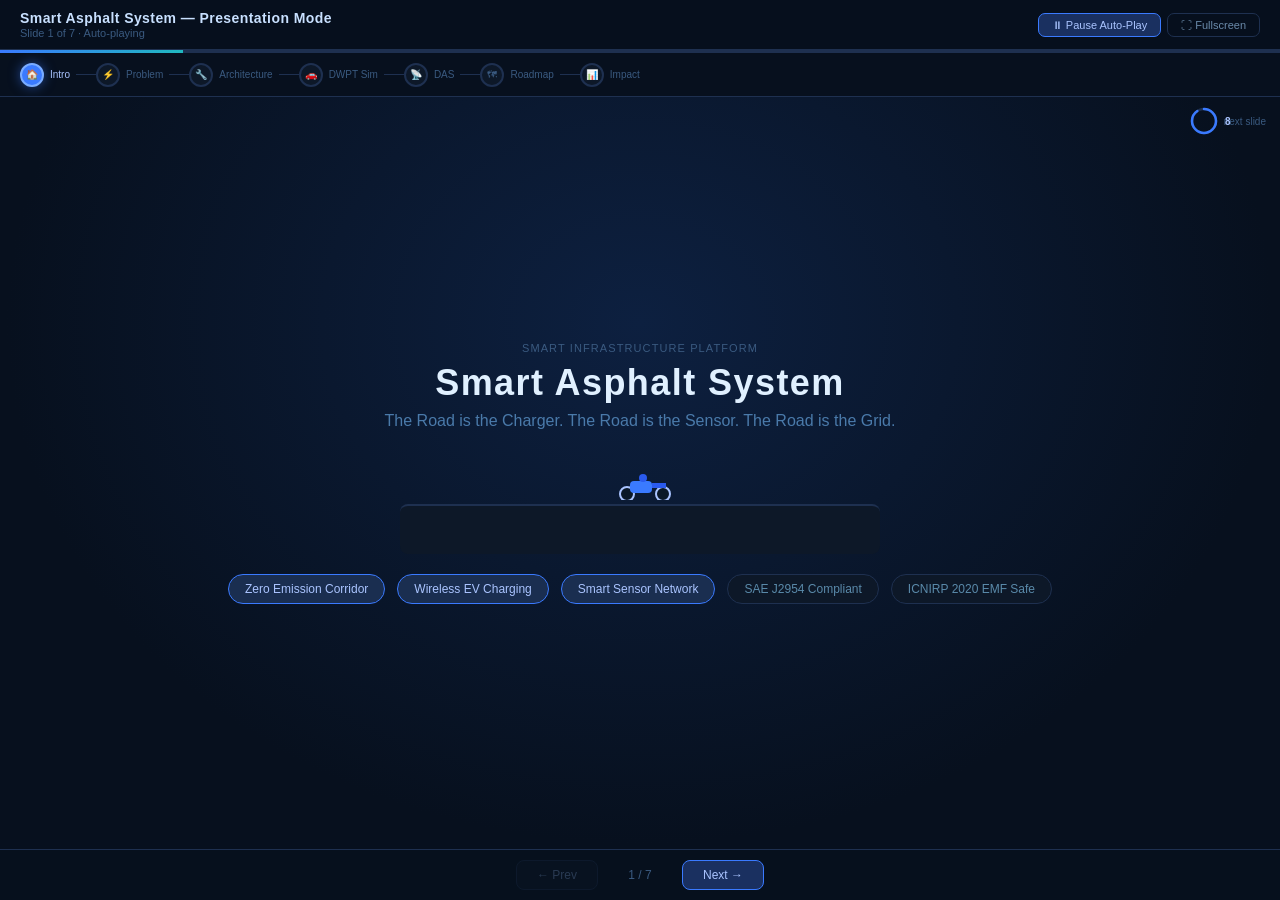
<file: presentation.html>
<!DOCTYPE html>
<html lang="en">
<head>
<meta charset="UTF-8">
<style>
*{box-sizing:border-box;margin:0;padding:0}
:root{--bg:#07101e;--bg2:#0d1828;--bg3:#121e30;--border:#1e3050;--accent:#3a7aff;--teal:#20b8c0;--green:#30c080;--amber:#f0a020;--text:#ddeeff;--muted:#3a5a80}
body{background:var(--bg);color:var(--text);font-family:sans-serif;height:100vh;display:flex;flex-direction:column;overflow:hidden}

/* HEADER */
.hdr{display:flex;align-items:center;justify-content:space-between;padding:10px 20px;border-bottom:1px solid var(--border);flex-shrink:0;background:#07101ef5;backdrop-filter:blur(8px)}
.hdr h1{font-size:14px;font-weight:600;color:#c8e0ff;letter-spacing:.03em}
.hdr p{font-size:11px;color:var(--muted);margin-top:1px}
.hbtns{display:flex;gap:6px}
.hbtn{padding:5px 13px;border-radius:7px;border:1px solid var(--border);background:transparent;color:#6a8aaa;font-size:11px;cursor:pointer;transition:all .2s}
.hbtn:hover{background:var(--bg2);color:#aac4ff}
.hbtn.prim{background:#1a3060;border-color:var(--accent);color:#aac4ff}
.hbtn.prim:hover{background:#224080}
.hbtn.danger{border-color:#aa2020;color:#cc6060}
.hbtn.danger:hover{background:#1a0808}

/* PROGRESS */
.prog-bar{height:3px;background:var(--border);flex-shrink:0;position:relative}
.prog-fill{height:100%;background:linear-gradient(90deg,var(--accent),var(--teal));transition:width .4s ease;width:0%}
.prog-steps{display:flex;padding:0 20px;height:44px;align-items:center;gap:0;border-bottom:1px solid var(--border);overflow-x:auto;flex-shrink:0}
.step{display:flex;align-items:center;gap:0;cursor:pointer;flex-shrink:0}
.step-dot{width:24px;height:24px;border-radius:50%;border:2px solid var(--border);background:var(--bg2);display:flex;align-items:center;justify-content:center;font-size:10px;color:var(--muted);transition:all .3s;flex-shrink:0}
.step.done .step-dot{background:#1a3060;border-color:var(--accent);color:#aac4ff}
.step.active .step-dot{background:var(--accent);border-color:#7aacff;color:#fff;box-shadow:0 0 12px rgba(58,122,255,.5)}
.step-label{font-size:10px;color:var(--muted);margin:0 6px;white-space:nowrap;transition:color .3s}
.step.active .step-label{color:#aac4ff}
.step-line{width:20px;height:1px;background:var(--border);flex-shrink:0}
.step.done .step-line{background:var(--accent)}

/* STAGE */
.stage{flex:1;display:flex;flex-direction:column;overflow:hidden;position:relative}
.slide{display:none;flex:1;flex-direction:column;padding:0;overflow:hidden;animation:slideIn .5s ease}
.slide.active{display:flex}
@keyframes slideIn{from{opacity:0;transform:translateY(12px)}to{opacity:1;transform:translateY(0)}}

/* COUNTDOWN */
.countdown{position:absolute;top:10px;right:14px;font-size:11px;color:var(--muted);display:flex;align-items:center;gap:6px;z-index:10}
.cd-ring{width:28px;height:28px}
.cd-num{position:absolute;top:50%;left:50%;transform:translate(-50%,-50%);font-size:10px;color:#aac4ff;font-weight:600}

/* ── SLIDES ── */
.s-hero{flex:1;display:flex;flex-direction:column;align-items:center;justify-content:center;text-align:center;padding:30px;background:radial-gradient(ellipse at 50% 30%,#0d2040 0%,var(--bg) 70%)}
.s-hero h2{font-size:36px;font-weight:700;color:#e0f0ff;letter-spacing:.04em;margin-bottom:8px}
.s-hero .tagline{font-size:16px;color:#4a7aaa;margin-bottom:24px}
.s-hero .badges{display:flex;gap:12px;flex-wrap:wrap;justify-content:center}
.badge{padding:7px 16px;border-radius:20px;border:1px solid var(--border);background:var(--bg2);font-size:12px;color:#5a8aaa}
.badge.hi{border-color:var(--accent);color:#aac4ff;background:#1a2e50}
/* hero road anim */
.road-anim{width:100%;max-width:480px;height:80px;position:relative;margin:20px auto}
.ra-road{position:absolute;bottom:0;left:0;right:0;height:50px;background:#0d1828;border-top:2px solid #1e3050;border-radius:8px}
.ra-dash{position:absolute;bottom:22px;height:2px;background:#2a4080;animation:raDash 1s linear infinite}
@keyframes raDash{from{left:-20%;width:15%}to{left:110%;width:15%}}
.ra-car{position:absolute;bottom:50px;left:30%;transition:left .1s linear}

/* architecture */
.s-arch{flex:1;display:flex;gap:0;overflow:hidden}
.arch-layers{flex:1;display:flex;flex-direction:column;padding:20px}
.arch-layer{flex:1;border-radius:10px;margin-bottom:8px;display:flex;align-items:center;padding:0 20px;gap:12px;opacity:0;transform:translateX(-20px);transition:all .5s}
.arch-layer.show{opacity:1;transform:translateX(0)}
.al-num{font-size:22px;font-weight:700;color:rgba(255,255,255,.15)}
.al-body{flex:1}
.al-name{font-size:14px;font-weight:600;margin-bottom:3px}
.al-desc{font-size:12px;opacity:.7;line-height:1.5}
.al-badge{font-size:11px;padding:3px 10px;border-radius:10px;background:rgba(0,0,0,.3);white-space:nowrap;align-self:center}
.arch-info{width:220px;border-left:1px solid var(--border);padding:20px;display:flex;flex-direction:column;gap:10px}
.ai-card{background:var(--bg3);border:1px solid var(--border);border-radius:8px;padding:10px 12px;opacity:0;transition:all .4s}
.ai-card.show{opacity:1}
.ai-title{font-size:11px;color:var(--teal);text-transform:uppercase;letter-spacing:.07em;margin-bottom:4px}
.ai-val{font-size:18px;font-weight:600;color:#aac4ff}
.ai-sub{font-size:11px;color:var(--muted);margin-top:1px}

/* DWPT sim */
.s-dwpt{flex:1;display:flex;flex-direction:column;padding:16px}
.dwpt-scene{flex:1;background:#060c16;border-radius:12px;position:relative;overflow:hidden;border:1px solid var(--border)}
.dwpt-road{position:absolute;bottom:0;left:0;right:0;height:80px;background:#0d1826}
.dwpt-road-top{position:absolute;bottom:78px;left:0;right:0;height:2px;background:#1e2e44}
.dwpt-segs{position:absolute;bottom:0;left:0;right:0;height:78px;display:flex}
.dseg{flex:1;border-left:1px solid rgba(58,122,255,.1);transition:background .15s,box-shadow .15s}
.dseg.lit{background:rgba(58,122,255,.18);box-shadow:0 0 20px rgba(58,122,255,.35) inset}
.dwpt-sky{position:absolute;top:0;left:0;right:0;height:calc(100% - 80px);background:linear-gradient(180deg,#040810 0%,#080e18 100%)}
.dwpt-label{position:absolute;top:12px;left:50%;transform:translateX(-50%);font-size:12px;color:var(--accent);opacity:0;transition:opacity .3s;background:rgba(4,8,20,.8);padding:4px 12px;border-radius:8px;border:1px solid rgba(58,122,255,.3);white-space:nowrap}
.dwpt-stats{display:grid;grid-template-columns:repeat(4,1fr);gap:8px;margin-top:10px}
.ds{background:var(--bg2);border:1px solid var(--border);border-radius:8px;padding:10px 12px}
.ds .dv{font-size:20px;font-weight:600;color:#aac4ff}
.ds .dl{font-size:11px;color:var(--muted)}

/* DAS */
.s-das{flex:1;display:flex;flex-direction:column;padding:16px;gap:10px}
.das-top{background:#050c18;border:1px solid var(--border);border-radius:12px;flex:1;position:relative;overflow:hidden}
.das-fiber{position:absolute;bottom:30px;left:0;right:0;height:2px;background:linear-gradient(90deg,transparent,rgba(32,184,192,.6),rgba(32,184,192,1),rgba(32,184,192,.6),transparent)}
.das-road-bg{position:absolute;bottom:0;left:0;right:0;height:30px;background:#0d1828;border-top:2px solid #1e2840}
.das-alert-box{position:absolute;top:12px;right:12px;background:#2a0808;border:1px solid #aa2020;border-radius:8px;padding:6px 14px;font-size:12px;color:#ff7070;display:none;animation:alertFlash .4s ease-in-out infinite alternate}
@keyframes alertFlash{from{opacity:.7}to{opacity:1}}
.das-bottom{background:var(--bg2);border:1px solid var(--border);border-radius:10px;padding:12px;height:80px}
.das-label{font-size:11px;color:var(--muted);margin-bottom:6px}

/* TEG */
.s-teg{flex:1;display:flex;flex-direction:column;padding:16px;gap:10px}
.teg-main{flex:1;background:#050c18;border:1px solid var(--border);border-radius:12px;position:relative;overflow:hidden}
.teg-bottom{display:grid;grid-template-columns:repeat(3,1fr);gap:8px}
.teg-card{background:var(--bg2);border:1px solid var(--border);border-radius:8px;padding:10px 14px;text-align:center}
.teg-card .tv{font-size:18px;font-weight:600;color:#f0a020}
.teg-card .tl{font-size:11px;color:var(--muted);margin-top:2px}

/* Roadmap */
.s-rm{flex:1;overflow-y:auto;padding:20px}
.rm-grid{display:grid;grid-template-columns:1fr 1fr;gap:12px;max-width:700px;margin:0 auto}
.rm-card{background:var(--bg2);border:1px solid var(--border);border-radius:12px;padding:16px;opacity:0;transform:translateY(16px);transition:all .5s}
.rm-card.show{opacity:1;transform:translateY(0)}
.rm-phase{font-size:11px;color:var(--accent);margin-bottom:4px}
.rm-title{font-size:15px;font-weight:600;color:#c8e0ff;margin-bottom:6px}
.rm-desc{font-size:12px;color:var(--muted);line-height:1.65;margin-bottom:8px}
.rm-tags{display:flex;flex-wrap:wrap;gap:5px}
.rm-tag{font-size:10px;padding:2px 8px;border-radius:8px;background:#1a2744;border:1px solid #2a3a64;color:#6a8aaa}
.rm-metric{font-size:13px;font-weight:600;color:var(--green);margin-top:6px}

/* Impact */
.s-impact{flex:1;display:flex;flex-direction:column;padding:16px;gap:10px}
.impact-grid{display:grid;grid-template-columns:repeat(2,1fr);gap:10px}
.imp-card{background:var(--bg2);border:1px solid var(--border);border-radius:10px;padding:14px;opacity:0;transform:scale(.95);transition:all .5s}
.imp-card.show{opacity:1;transform:scale(1)}
.imp-val{font-size:28px;font-weight:700;margin-bottom:2px}
.imp-lbl{font-size:11px;color:var(--muted)}
.imp-bar{height:5px;background:#0d1828;border-radius:3px;margin-top:8px;overflow:hidden}
.imp-bar-fill{height:100%;border-radius:3px;transition:width 1.5s ease}
.cta-box{background:linear-gradient(135deg,#0d2040,#0a1828);border:1px solid var(--accent);border-radius:12px;padding:16px 20px;text-align:center}
.cta-box h3{font-size:18px;font-weight:600;color:#e0f0ff;margin-bottom:4px}
.cta-box p{font-size:12px;color:var(--muted);margin-bottom:10px}
.cta-box .cta-btn{display:inline-block;padding:8px 24px;background:var(--accent);border-radius:20px;color:#fff;font-size:13px;font-weight:600;cursor:pointer;border:none;transition:all .2s}
.cta-box .cta-btn:hover{background:#5090ff}

/* nav controls */
.nav{display:flex;align-items:center;justify-content:center;gap:12px;padding:10px 20px;border-top:1px solid var(--border);flex-shrink:0;background:#07101ef5}
.nav-btn{padding:7px 20px;border-radius:8px;border:1px solid var(--border);background:var(--bg2);color:#7a9acc;font-size:12px;cursor:pointer;transition:all .2s}
.nav-btn:hover:not(:disabled){background:#1a2e50;color:#aac4ff}
.nav-btn:disabled{opacity:.3;cursor:default}
.nav-btn.prim{background:#1a3060;border-color:var(--accent);color:#aac4ff}
.slide-num{font-size:12px;color:var(--muted);min-width:60px;text-align:center}
</style>
</head>
<body>

<div class="hdr">
  <div><h1>Smart Asphalt System — Presentation Mode</h1><p id="slideSubtitle">Slide 1 of 7 · Auto-playing</p></div>
  <div class="hbtns">
    <button class="hbtn prim" id="btnAuto" onclick="toggleAuto()">⏸ Pause Auto-Play</button>
    <button class="hbtn" onclick="toggleFS()">⛶ Fullscreen</button>
  </div>
</div>

<div class="prog-bar"><div class="prog-fill" id="progFill"></div></div>

<div class="prog-steps" id="progSteps"></div>

<div class="stage" id="stage">
  <!-- Countdown ring -->
  <div class="countdown" id="cdWrap">
    <svg class="cd-ring" viewBox="0 0 28 28">
      <circle cx="14" cy="14" r="12" fill="none" stroke="#1e3050" stroke-width="2.5"/>
      <circle id="cdCircle" cx="14" cy="14" r="12" fill="none" stroke="#3a7aff" stroke-width="2.5"
              stroke-dasharray="75.4" stroke-dashoffset="0" stroke-linecap="round"
              transform="rotate(-90 14 14)" style="transition:stroke-dashoffset .1s linear"/>
    </svg>
    <span class="cd-num" id="cdNum">8</span>
    <span style="font-size:10px;color:#3a5a80">next slide</span>
  </div>

  <!-- S1: HERO -->
  <div class="slide active" id="s0">
    <div class="s-hero">
      <div style="font-size:11px;color:var(--muted);letter-spacing:.1em;text-transform:uppercase;margin-bottom:8px">Smart Infrastructure Platform</div>
      <h2>Smart Asphalt System</h2>
      <div class="tagline">The Road is the Charger. The Road is the Sensor. The Road is the Grid.</div>
      <div class="road-anim">
        <div class="ra-road"></div>
        <div class="ra-dash"></div>
        <div class="ra-car" id="heroCar">
          <svg width="56" height="30" viewBox="0 0 56 30" fill="none">
            <ellipse cx="10" cy="24" rx="7" ry="7" stroke="#aac4ff" stroke-width="2" fill="#0a1828"/>
            <ellipse cx="46" cy="24" rx="7" ry="7" stroke="#aac4ff" stroke-width="2" fill="#0a1828"/>
            <rect x="13" y="11" width="22" height="12" rx="4" fill="#3a7aff"/>
            <path d="M35 13 L49 13 L49 18 L35 18Z" fill="#2a5aee"/>
            <circle cx="26" cy="8" r="4" fill="#2a5aee"/>
          </svg>
        </div>
      </div>
      <div class="badges">
        <div class="badge hi">Zero Emission Corridor</div>
        <div class="badge hi">Wireless EV Charging</div>
        <div class="badge hi">Smart Sensor Network</div>
        <div class="badge">SAE J2954 Compliant</div>
        <div class="badge">ICNIRP 2020 EMF Safe</div>
      </div>
    </div>
  </div>

  <!-- S2: PROBLEM -->
  <div class="slide" id="s1">
    <div style="flex:1;display:flex;flex-direction:column;padding:28px;max-width:800px;margin:0 auto;width:100%">
      <div style="font-size:11px;color:var(--muted);text-transform:uppercase;letter-spacing:.09em;margin-bottom:8px">The Problem</div>
      <h2 style="font-size:26px;font-weight:700;color:#e0f0ff;margin-bottom:16px">Roads Today Are Passive. <span style="color:var(--accent)">Wasteful. Dumb.</span></h2>
      <div style="display:grid;grid-template-columns:1fr 1fr 1fr;gap:12px;flex:1">
        <div style="background:var(--bg2);border:1px solid #3a1020;border-radius:12px;padding:18px">
          <div style="font-size:28px;margin-bottom:8px">🔋</div>
          <div style="font-size:13px;font-weight:600;color:#e0a0a0;margin-bottom:6px">Range Anxiety</div>
          <div style="font-size:12px;color:var(--muted);line-height:1.65">EV adoption limited by heavy batteries & charging infrastructure gap. 43% of Indonesians cite range as #1 barrier.</div>
        </div>
        <div style="background:var(--bg2);border:1px solid #3a2010;border-radius:12px;padding:18px">
          <div style="font-size:28px;margin-bottom:8px">🌫️</div>
          <div style="font-size:13px;font-weight:600;color:#e0c090;margin-bottom:6px">Urban Air Crisis</div>
          <div style="font-size:12px;color:var(--muted);line-height:1.65">Jakarta consistently ranks top 5 most polluted cities globally. Transport = 70% of urban CO₂ emissions.</div>
        </div>
        <div style="background:var(--bg2);border:1px solid #0a1a3a;border-radius:12px;padding:18px">
          <div style="font-size:28px;margin-bottom:8px">📡</div>
          <div style="font-size:13px;font-weight:600;color:#90b0e0;margin-bottom:6px">Zero Road Intelligence</div>
          <div style="font-size:12px;color:var(--muted);line-height:1.65">$2.4B/year lost to Jakarta traffic. Roads have zero real-time sensing, zero accident prediction, zero self-monitoring.</div>
        </div>
      </div>
      <div style="margin-top:14px;padding:12px 16px;background:var(--bg3);border:1px solid var(--border);border-radius:10px;font-size:13px;color:#7ab0e0">
        💡 <b>Our thesis:</b> The road itself is the solution — if we make it intelligent.
      </div>
    </div>
  </div>

  <!-- S3: ARCHITECTURE -->
  <div class="slide" id="s2">
    <div class="s-arch">
      <div class="arch-layers">
        <div style="font-size:11px;color:var(--muted);text-transform:uppercase;letter-spacing:.09em;margin-bottom:12px">4-Layer Architecture</div>
        <div class="arch-layer" id="al0" style="background:#1e3060;border:1px solid #2a4a80">
          <div class="al-num">①</div><div class="al-body"><div class="al-name" style="color:#7ab0ff">Surface Layer</div><div class="al-desc">Non-magnetic asphalt · Graphene/CNT coating · Photonic metamaterial >95% light absorption</div></div>
          <div class="al-badge" style="color:#7ab0ff">Wearing Course</div></div>
        <div class="arch-layer" id="al1" style="background:#3a2010;border:1px solid #5a3010">
          <div class="al-num">②</div><div class="al-body"><div class="al-name" style="color:#f0a020">Power Transfer Layer</div><div class="al-desc">Litz Wire DD coils · DWPT 85 kHz · SAE J2954 · Segmented track — safe, efficient</div></div>
          <div class="al-badge" style="color:#f0a020">Power Layer</div></div>
        <div class="arch-layer" id="al2" style="background:#0a2818;border:1px solid #1a4028">
          <div class="al-num">③</div><div class="al-body"><div class="al-name" style="color:#30c080">Sensor Layer</div><div class="al-desc">Fiber Optic DAS · vehicle position, weight, speed · micro-crack detection · &lt;1s incident alert</div></div>
          <div class="al-badge" style="color:#30c080">Nerve System</div></div>
        <div class="arch-layer" id="al3" style="background:#082028;border:1px solid #1a3840">
          <div class="al-num">④</div><div class="al-body"><div class="al-name" style="color:#20b8c0">Energy Harvest Layer</div><div class="al-desc">TEG (ΔT) + Piezoelectric · powers streetlights & sensors · road as energy prosumer</div></div>
          <div class="al-badge" style="color:#20b8c0">Energy Harvest</div></div>
      </div>
      <div class="arch-info">
        <div style="font-size:11px;color:var(--muted);text-transform:uppercase;letter-spacing:.09em;margin-bottom:4px">Key Metrics</div>
        <div class="ai-card" id="ai0"><div class="ai-title">Power Transfer</div><div class="ai-val">85 kHz</div><div class="ai-sub">SAE J2954 · up to 22 kW</div></div>
        <div class="ai-card" id="ai1"><div class="ai-title">DAS Response</div><div class="ai-val">&lt;1 sec</div><div class="ai-sub">Incident detection latency</div></div>
        <div class="ai-card" id="ai2"><div class="ai-title">Light Absorption</div><div class="ai-val">&gt;95%</div><div class="ai-sub">Photonic metamaterial</div></div>
        <div class="ai-card" id="ai3"><div class="ai-title">Energy/day/km</div><div class="ai-val">150 kWh</div><div class="ai-sub">Combined harvesting</div></div>
      </div>
    </div>
  </div>

  <!-- S4: DWPT SIM -->
  <div class="slide" id="s3">
    <div class="s-dwpt">
      <div style="font-size:11px;color:var(--muted);text-transform:uppercase;letter-spacing:.09em;margin-bottom:10px">Live Simulation — Dynamic Wireless Power Transfer</div>
      <div class="dwpt-scene">
        <div class="dwpt-sky"></div>
        <canvas id="starCv" style="position:absolute;top:0;left:0;pointer-events:none;width:100%;height:calc(100% - 80px)"></canvas>
        <div class="dwpt-road"></div>
        <div class="dwpt-road-top"></div>
        <div class="dwpt-segs" id="dwptSegs"></div>
        <canvas id="beamCv" style="position:absolute;top:0;left:0;pointer-events:none;width:100%;height:100%"></canvas>
        <div id="dwptCar" style="position:absolute;bottom:80px;left:5%;transition:left .05s linear">
          <svg width="60" height="32" viewBox="0 0 60 32" fill="none">
            <ellipse cx="10" cy="25" rx="8" ry="8" stroke="#aac4ff" stroke-width="2.5" fill="#0a1828"/>
            <ellipse cx="50" cy="25" rx="8" ry="8" stroke="#aac4ff" stroke-width="2.5" fill="#0a1828"/>
            <rect x="14" y="12" width="24" height="13" rx="4" fill="#3a7aff"/>
            <path d="M38 14 L52 14 L52 20 L38 20Z" fill="#2a5aee"/>
            <circle cx="28" cy="9" r="5" fill="#2a5aee"/>
          </svg>
        </div>
        <div class="dwpt-label" id="dwptLabel">⚡ DWPT Charging Active</div>
      </div>
      <div class="dwpt-stats">
        <div class="ds"><div class="dv" id="dsSpeed">40</div><div class="dl">Speed (km/h)</div></div>
        <div class="ds"><div class="dv" id="dsBatt">45</div><div class="dl">Battery (%)</div></div>
        <div class="ds"><div class="dv" id="dsPower">0</div><div class="dl">Power received (kW)</div></div>
        <div class="ds"><div class="dv" id="dsRange">+0.0</div><div class="dl">Range boost (km)</div></div>
      </div>
    </div>
  </div>

  <!-- S5: DAS -->
  <div class="slide" id="s4">
    <div class="s-das">
      <div style="font-size:11px;color:var(--muted);text-transform:uppercase;letter-spacing:.09em">Distributed Acoustic Sensing — Fiber Optic Nerve System</div>
      <div class="das-top" id="dasSceneAP">
        <canvas id="dasWavAP" style="position:absolute;top:0;left:0;width:100%;height:calc(100% - 30px);background:transparent"></canvas>
        <div class="das-fiber"></div>
        <div class="das-road-bg"></div>
        <div class="das-alert-box" id="dasAlertAP">⚠ INCIDENT DETECTED — 0.7 sec response</div>
      </div>
      <canvas id="dasSigAP" style="width:100%;height:60px;border-radius:8px;background:#050c18;display:block"></canvas>
      <div style="display:grid;grid-template-columns:repeat(4,1fr);gap:8px">
        <div style="background:var(--bg2);border:1px solid var(--border);border-radius:8px;padding:10px 12px;text-align:center">
          <div style="font-size:18px;margin-bottom:4px">🚗</div><div style="font-size:12px;color:#c8e0ff;font-weight:500">Detection</div>
          <div style="font-size:11px;color:var(--muted)" id="apVeh">3 vehicles</div></div>
        <div style="background:var(--bg2);border:1px solid var(--border);border-radius:8px;padding:10px 12px;text-align:center">
          <div style="font-size:18px;margin-bottom:4px">⚖️</div><div style="font-size:12px;color:#c8e0ff;font-weight:500">Axle Weight</div>
          <div style="font-size:11px;color:var(--muted)" id="apWt">2.4 tons</div></div>
        <div style="background:var(--bg2);border:1px solid var(--border);border-radius:8px;padding:10px 12px;text-align:center" id="apAlertCard">
          <div style="font-size:18px;margin-bottom:4px">⚠️</div><div style="font-size:12px;color:#c8e0ff;font-weight:500">Alert</div>
          <div style="font-size:11px;color:var(--muted)">&lt;1 sec</div></div>
        <div style="background:var(--bg2);border:1px solid var(--border);border-radius:8px;padding:10px 12px;text-align:center">
          <div style="font-size:18px;margin-bottom:4px">🔍</div><div style="font-size:12px;color:#c8e0ff;font-weight:500">Micro-crack</div>
          <div style="font-size:11px;color:var(--muted)">Self-monitor</div></div>
      </div>
    </div>
  </div>

  <!-- S6: ROADMAP -->
  <div class="slide" id="s5">
    <div class="s-rm">
      <div style="font-size:11px;color:var(--muted);text-transform:uppercase;letter-spacing:.09em;margin-bottom:14px;text-align:center">Development & Business Roadmap</div>
      <div class="rm-grid">
        <div class="rm-card" id="rc0">
          <div class="rm-phase">Phase 1 · Years 0–5</div>
          <div class="rm-title">Smart Lane Pioneer</div>
          <div class="rm-desc">1–5 km motorcycle lanes in dense urban arterials. DWPT + DAS government pilot. Revenue from data subscriptions & energy contracts.</div>
          <div class="rm-tags"><span class="rm-tag">DWPT</span><span class="rm-tag">DAS</span><span class="rm-tag">Gov. contracts</span></div>
          <div class="rm-metric">Pilot → Rp 20M ARR</div>
        </div>
        <div class="rm-card" id="rc1">
          <div class="rm-phase">Phase 2 · Years 5–10</div>
          <div class="rm-title">Smart Corridor Expansion</div>
          <div class="rm-desc">Dynamic DWPT corridors, self-healing polymer, TEG harvesting. E-Bus operators & last-mile logistics. Tech licensing + recurring fees.</div>
          <div class="rm-tags"><span class="rm-tag">Self-Healing</span><span class="rm-tag">TEG</span><span class="rm-tag">Licensing</span></div>
          <div class="rm-metric">Scale → Rp 450M ARR</div>
        </div>
        <div class="rm-card" id="rc2">
          <div class="rm-phase">Phase 3 · Years 10–20</div>
          <div class="rm-title">Smart Runway</div>
          <div class="rm-desc">High-power DWPT for Ground-Effect pods. Intercity logistics hubs. Per-km energy billing + runway leasing.</div>
          <div class="rm-tags"><span class="rm-tag">Ground-Effect</span><span class="rm-tag">Runway lease</span></div>
          <div class="rm-metric">National → Rp 2.5T ARR</div>
        </div>
        <div class="rm-card" id="rc3">
          <div class="rm-phase">Phase 4 · 20+ Years</div>
          <div class="rm-title">Urban Smart Grid</div>
          <div class="rm-desc">Metamaterial asphalt + optional maglev. National infrastructure standard — active node in urban electricity grid.</div>
          <div class="rm-tags"><span class="rm-tag">Metamaterial</span><span class="rm-tag">Maglev</span><span class="rm-tag">National grid</span></div>
          <div class="rm-metric">Grid-scale revenue</div>
        </div>
      </div>
    </div>
  </div>

  <!-- S7: IMPACT + CTA -->
  <div class="slide" id="s6">
    <div class="s-impact">
      <div style="font-size:11px;color:var(--muted);text-transform:uppercase;letter-spacing:.09em;margin-bottom:10px">Projected Impact & Call to Action</div>
      <div class="impact-grid">
        <div class="imp-card" id="ic0"><div class="imp-val" style="color:var(--accent)">150 kWh</div><div class="imp-lbl">Energy harvested / day / km</div><div class="imp-bar"><div class="imp-bar-fill" style="width:75%;background:var(--accent)"></div></div></div>
        <div class="imp-card" id="ic1"><div class="imp-val" style="color:var(--green)">–40%</div><div class="imp-lbl">CO₂ emission reduction</div><div class="imp-bar"><div class="imp-bar-fill" style="width:40%;background:var(--green)"></div></div></div>
        <div class="imp-card" id="ic2"><div class="imp-val" style="color:var(--amber)">&lt;1 sec</div><div class="imp-lbl">Incident detection latency</div><div class="imp-bar"><div class="imp-bar-fill" style="width:90%;background:var(--amber)"></div></div></div>
        <div class="imp-card" id="ic3"><div class="imp-val" style="color:var(--teal)">–30%</div><div class="imp-lbl">EV battery cost reduction</div><div class="imp-bar"><div class="imp-bar-fill" style="width:60%;background:var(--teal)"></div></div></div>
      </div>
      <div class="cta-box">
        <h3>Ready to build the first Smart Lane in Jakarta?</h3>
        <p>We're seeking pilot partners — city governments, EV fleet operators, and infrastructure investors.</p>
        <button class="cta-btn">🤝 Join the Pilot Program</button>
      </div>
    </div>
  </div>

</div><!-- /stage -->

<div class="nav">
  <button class="nav-btn" id="prevBtn" onclick="goSlide(cur-1)" disabled>← Prev</button>
  <span class="slide-num" id="slideNum">1 / 7</span>
  <button class="nav-btn prim" id="nextBtn" onclick="goSlide(cur+1)">Next →</button>
</div>

<script>
// ── SLIDES CONFIG ─────────────────────────────────────────────────────────────
const SLIDES = [
  {label:'Intro',    icon:'🏠', dur:8},
  {label:'Problem',  icon:'⚡', dur:9},
  {label:'Architecture',icon:'🔧',dur:10},
  {label:'DWPT Sim', icon:'🚗', dur:10},
  {label:'DAS',      icon:'📡', dur:9},
  {label:'Roadmap',  icon:'🗺', dur:10},
  {label:'Impact',   icon:'📊', dur:9},
];
let cur = 0, autoPlaying = true, autoTimer = null, cdInterval = null, cdRemain = 0;

// Build step dots
const stepsEl = document.getElementById('progSteps');
SLIDES.forEach((s,i)=>{
  const step = document.createElement('div'); step.className='step'; step.id='step'+i;
  step.innerHTML = (i>0?'<div class="step-line" id="sl'+i+'"></div>':'') +
    `<div class="step-dot" title="${s.label}" onclick="goSlide(${i})">${s.icon}</div>` +
    `<div class="step-label">${s.label}</div>`;
  stepsEl.appendChild(step);
});

function updateSteps(){
  SLIDES.forEach((_,i)=>{
    const el=document.getElementById('step'+i);
    el.classList.remove('active','done');
    if(i<cur) el.classList.add('done');
    if(i===cur) el.classList.add('active');
    if(i>0){const sl=document.getElementById('sl'+i);if(sl){sl.style.background=i<=cur?'var(--accent)':'var(--border)';}}
  });
  document.getElementById('progFill').style.width=((cur+1)/SLIDES.length*100)+'%';
  document.getElementById('slideNum').textContent=(cur+1)+' / '+SLIDES.length;
  document.getElementById('slideSubtitle').textContent='Slide '+(cur+1)+' of '+SLIDES.length+(autoPlaying?' · Auto-playing':' · Manual');
  document.getElementById('prevBtn').disabled=cur===0;
  document.getElementById('nextBtn').disabled=cur===SLIDES.length-1;
}

function goSlide(n){
  if(n<0||n>=SLIDES.length) return;
  document.getElementById('s'+cur).classList.remove('active');
  cur=n;
  document.getElementById('s'+cur).classList.add('active');
  updateSteps();
  onSlideEnter(cur);
  if(autoPlaying) startCountdown(SLIDES[cur].dur);
}

function startCountdown(sec){
  if(cdInterval) clearInterval(cdInterval);
  cdRemain=sec;
  const circ=document.getElementById('cdCircle');
  const total=75.4;
  function tick(){
    const pct=cdRemain/sec;
    circ.style.strokeDashoffset=(total*(1-pct)).toFixed(1);
    document.getElementById('cdNum').textContent=Math.ceil(cdRemain);
    cdRemain-=.1;
    if(cdRemain<=0){clearInterval(cdInterval);if(autoPlaying){if(cur<SLIDES.length-1)goSlide(cur+1);else{autoPlaying=false;document.getElementById('btnAuto').textContent='▶ Auto-Play';document.getElementById('cdWrap').style.opacity='0';}}}
  }
  cdInterval=setInterval(tick,100);
  document.getElementById('cdWrap').style.opacity='1';
}

function toggleAuto(){
  autoPlaying=!autoPlaying;
  document.getElementById('btnAuto').textContent=autoPlaying?'⏸ Pause Auto-Play':'▶ Resume Auto-Play';
  if(autoPlaying){startCountdown(SLIDES[cur].dur);}
  else{if(cdInterval)clearInterval(cdInterval);document.getElementById('cdWrap').style.opacity='0';}
}
function toggleFS(){if(!document.fullscreenElement)document.documentElement.requestFullscreen();else document.exitFullscreen();}

// ── SLIDE ENTRY ANIMATIONS ────────────────────────────────────────────────────
function onSlideEnter(i){
  if(i===0) animHero();
  if(i===2) animArch();
  if(i===3) startDWPTSim();
  if(i===4) startDASSim();
  if(i===5) animRoadmap();
  if(i===6) animImpact();
}

// Hero car
let heroPos=30;
function animHero(){
  heroPos=30;
  const car=document.getElementById('heroCar');
  function run(){if(cur!==0)return;heroPos+=0.25;if(heroPos>95)heroPos=0;car.style.left=heroPos+'%';requestAnimationFrame(run);}
  run();
}

// Architecture
function animArch(){
  ['al0','al1','al2','al3'].forEach((id,i)=>{
    setTimeout(()=>document.getElementById(id).classList.add('show'),i*250);
  });
  ['ai0','ai1','ai2','ai3'].forEach((id,i)=>{
    setTimeout(()=>document.getElementById(id).classList.add('show'),i*300+400);
  });
}

// DWPT
let dwptPos=5,dwptBatt=45,dwptRange=0,dwptRunning=false;
const NSEGS=10;
function startDWPTSim(){
  if(dwptRunning) return;
  dwptRunning=true;
  const st=document.getElementById('dwptSegs');
  st.innerHTML='';
  const segs=[];
  for(let i=0;i<NSEGS;i++){const s=document.createElement('div');s.className='dseg';st.appendChild(s);segs.push(s);}
  const bCv=document.getElementById('beamCv');
  const bCtx=bCv.getContext('2d');
  function resz(){bCv.width=bCv.offsetWidth||700;bCv.height=bCv.offsetHeight||240;}
  resz();
  // stars
  const sCv=document.getElementById('starCv');sCv.width=sCv.offsetWidth||700;sCv.height=sCv.offsetHeight||160;
  const sCtx=sCv.getContext('2d');
  for(let i=0;i<60;i++){sCtx.beginPath();sCtx.arc(Math.random()*sCv.width,Math.random()*sCv.height,Math.random()*1.2,0,Math.PI*2);sCtx.fillStyle=`rgba(180,210,255,${.2+Math.random()*.5})`;sCtx.fill();}
  const car=document.getElementById('dwptCar');
  function tick(){
    if(cur!==3){dwptRunning=false;return;}
    dwptPos+=40/800;if(dwptPos>92)dwptPos=3;
    car.style.left=dwptPos+'%';
    const si=Math.floor((dwptPos/100)*NSEGS);
    segs.forEach((s,i)=>{s.classList.remove('lit');if(Math.abs(i-si)<=0)s.classList.add('lit');});
    const charging=dwptPos>5&&dwptPos<88;
    const W=bCv.offsetWidth||700,H=bCv.offsetHeight||240;
    bCtx.clearRect(0,0,W,H);
    if(charging){
      const cx=(dwptPos/100)*W+30;
      const by=H-80;const bh=50;
      const g=bCtx.createLinearGradient(cx,by-bh,cx,by);
      g.addColorStop(0,'rgba(58,122,255,0)');g.addColorStop(.6,'rgba(58,122,255,.25)');g.addColorStop(1,'rgba(100,180,255,.7)');
      bCtx.fillStyle=g;bCtx.beginPath();bCtx.moveTo(cx-16,by);bCtx.lineTo(cx+16,by);bCtx.lineTo(cx+3,by-bh);bCtx.lineTo(cx-3,by-bh);bCtx.closePath();bCtx.fill();
      const gd=bCtx.createRadialGradient(cx,by-bh,0,cx,by-bh,16);
      gd.addColorStop(0,'rgba(120,180,255,.5)');gd.addColorStop(1,'rgba(58,122,255,0)');
      bCtx.fillStyle=gd;bCtx.beginPath();bCtx.arc(cx,by-bh,16,0,Math.PI*2);bCtx.fill();
    }
    document.getElementById('dwptLabel').style.opacity=charging?'1':'0';
    const pw=charging?'18.7':'0';
    document.getElementById('dsSpeed').textContent=40;
    document.getElementById('dsPower').textContent=pw;
    if(charging){dwptBatt=Math.min(100,dwptBatt+.018);dwptRange+=.002;}
    document.getElementById('dsBatt').textContent=Math.round(dwptBatt);
    document.getElementById('dsRange').textContent='+'+dwptRange.toFixed(1);
    requestAnimationFrame(tick);
  }
  tick();
}

// DAS
let dasT2=0,dasRunningAP=false,dasAccidentAP=false,dasAccT=0;
const dasVehs=[{x:.15,sp:.003},{x:.5,sp:.002},{x:.78,sp:.0025}];
function startDASSim(){
  if(dasRunningAP)return;dasRunningAP=true;
  const wC=document.getElementById('dasWavAP'),sC=document.getElementById('dasSigAP');
  wC.width=wC.offsetWidth||680;wC.height=wC.offsetHeight||200;
  sC.width=sC.offsetWidth||680;sC.height=60;
  const wCtx=wC.getContext('2d'),sCtx=sC.getContext('2d');
  // trigger accident after 4s
  setTimeout(()=>{
    if(cur!==4)return;
    dasAccidentAP=true;dasAccT=0;
    document.getElementById('dasAlertAP').style.display='block';
    document.getElementById('apAlertCard').style.border='1px solid #aa2020';
    document.getElementById('apAlertCard').style.background='#1a0808';
    setTimeout(()=>{
      document.getElementById('dasAlertAP').style.display='none';
      document.getElementById('apAlertCard').style.border='';
      document.getElementById('apAlertCard').style.background='';
      dasAccidentAP=false;
    },3500);
  },4000);
  function draw(){
    if(cur!==4){dasRunningAP=false;return;}
    dasT2+=.016;dasAccT+=.016;
    dasVehs.forEach(v=>{v.x+=v.sp;if(v.x>1.1)v.x=-0.05;});
    const W=wC.width,H=wC.height,SW=sC.width,SH=60;
    wCtx.clearRect(0,0,W,H);
    dasVehs.forEach(v=>{const cx=v.x*W;const g=wCtx.createRadialGradient(cx,H,2,cx,H,80);g.addColorStop(0,'rgba(32,184,192,.3)');g.addColorStop(1,'rgba(32,184,192,0)');wCtx.fillStyle=g;wCtx.beginPath();wCtx.arc(cx,H,80,0,Math.PI*2);wCtx.fill();});
    if(dasAccidentAP){const cx=.45*W;const g2=wCtx.createRadialGradient(cx,H/2,2,cx,H/2,50);g2.addColorStop(0,'rgba(255,60,60,.5)');g2.addColorStop(1,'rgba(255,60,60,0)');wCtx.fillStyle=g2;wCtx.beginPath();wCtx.arc(cx,H/2,50,0,Math.PI*2);wCtx.fill();}
    sCtx.fillStyle='#050c18';sCtx.fillRect(0,0,SW,SH);
    sCtx.beginPath();sCtx.strokeStyle=dasAccidentAP?'#ff5050':'#20b8c0';sCtx.lineWidth=1.5;
    for(let x=0;x<SW;x++){let y=SH/2;dasVehs.forEach(v=>{const d=Math.abs(x/SW-v.x);const a=Math.max(0,1-d*8)*22;y+=Math.sin(dasT2*8+x*.04)*a;});if(dasAccidentAP)y+=Math.sin(dasT2*30+x*.1)*(28*(1-Math.min(1,dasAccT/1.5)));y+=Math.sin(dasT2*3+x*.01)*3;if(x===0)sCtx.moveTo(x,y);else sCtx.lineTo(x,y);}
    sCtx.stroke();
    document.getElementById('apVeh').textContent=dasVehs.length+' vehicles';
    document.getElementById('apWt').textContent=(2.1+Math.sin(dasT2*.5)*.4).toFixed(1)+' tons';
    requestAnimationFrame(draw);
  }
  draw();
}

// Roadmap cascade
function animRoadmap(){
  ['rc0','rc1','rc2','rc3'].forEach((id,i)=>setTimeout(()=>{const el=document.getElementById(id);if(el)el.classList.add('show');},i*300));
}

// Impact cascade
function animImpact(){
  ['ic0','ic1','ic2','ic3'].forEach((id,i)=>setTimeout(()=>{const el=document.getElementById(id);if(el)el.classList.add('show');},i*250));
}

// ── INIT ──────────────────────────────────────────────────────────────────────
updateSteps();
onSlideEnter(0);
startCountdown(SLIDES[0].dur);
</script>
</body>
</html>
</file>
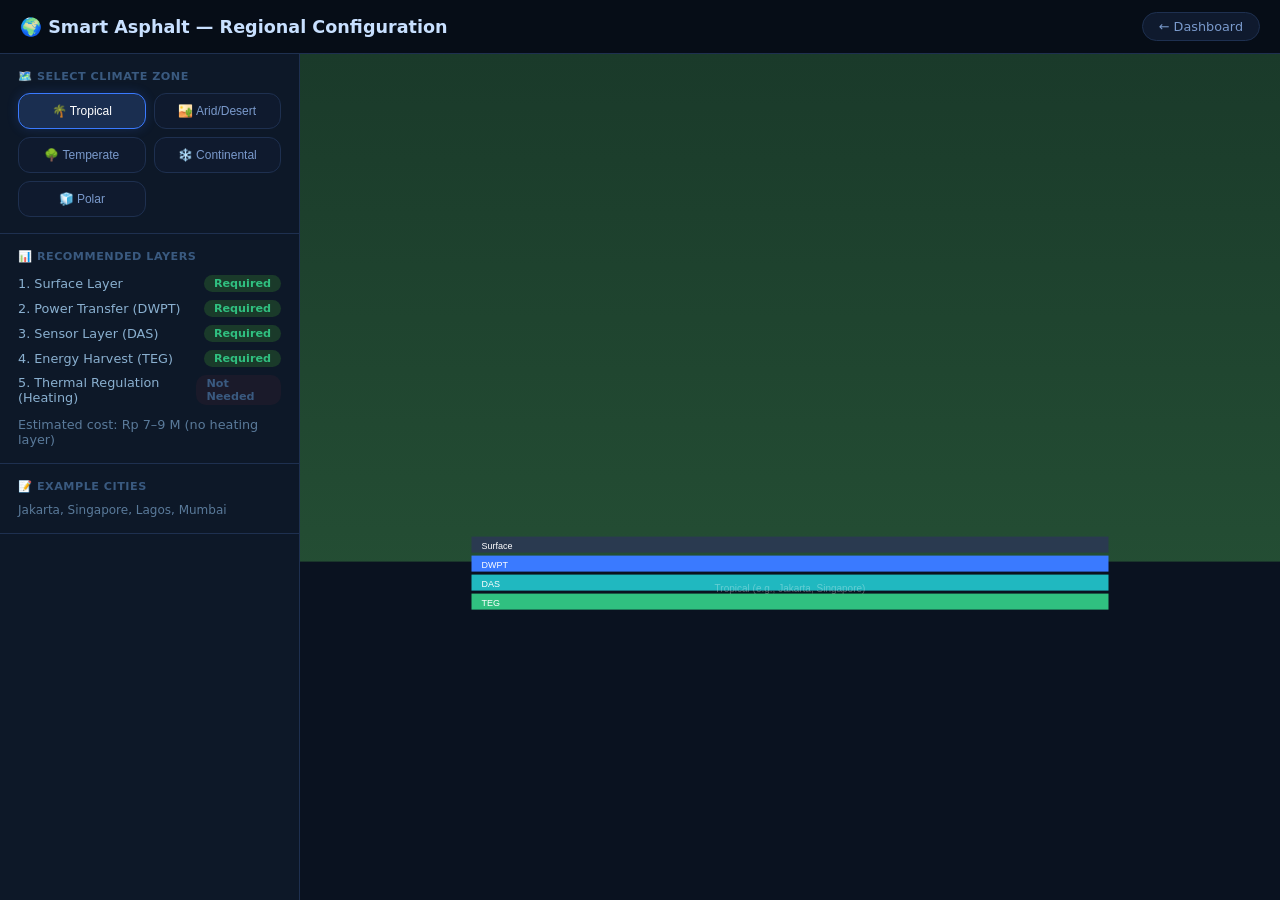
<file: regional.html>
<!DOCTYPE html>
<html lang="en" style="height:100%">
<head>
    <meta charset="UTF-8">
    <meta name="viewport" content="width=device-width, initial-scale=1.0">
    <title>Regional Adaptation | Smart Asphalt System</title>
    <style>
        * { margin: 0; padding: 0; box-sizing: border-box; }
        html, body { height: 100%; overflow: hidden; }
        body {
            font-family: 'Inter', system-ui, -apple-system, sans-serif;
            background: #070e18; color: #ddeeff;
            display: flex; flex-direction: column;
        }

        /* HEADER */
        .header {
            padding: 12px 20px; background: #070e18f0;
            border-bottom: 1px solid #1e3050;
            display: flex; align-items: center; justify-content: space-between;
            backdrop-filter: blur(10px); z-index: 100; flex-shrink: 0;
        }
        .header h1 { font-size: 1.1rem; font-weight: 600; color: #c8e0ff; }
        .btn-back {
            padding: 6px 16px; border-radius: 20px; border: 1px solid #1e3050;
            background: #0f1a2e; color: #7a9acc; font-size: 0.8rem;
            cursor: pointer; text-decoration: none; transition: 0.2s;
            display: flex; align-items: center; gap: 6px;
        }
        .btn-back:hover { background: #1a2e50; border-color: #3a7aff; color: #aac4ff; }

        /* MAIN LAYOUT */
        .main-container { display: flex; flex: 1; min-height: 0; }

        /* LEFT PANEL (control) */
        .ctrl-panel {
            width: 300px; background: #0d1828; border-right: 1px solid #1e3050;
            display: flex; flex-direction: column; overflow-y: auto;
        }
        .ctrl-section { padding: 16px 18px; border-bottom: 1px solid #1e3050; }
        .ctrl-title {
            font-size: 0.7rem; text-transform: uppercase; letter-spacing: 0.5px;
            color: #3a5a80; margin-bottom: 10px; font-weight: 600;
        }
        .region-grid { display: grid; grid-template-columns: 1fr 1fr; gap: 8px; }
        .region-btn {
            padding: 10px 6px; border-radius: 12px; border: 1px solid #1e3050;
            background: #0f1a2e; color: #7a9acc; cursor: pointer; font-size: 0.75rem;
            font-weight: 500; transition: 0.2s; text-align: center;
        }
        .region-btn:hover { border-color: #3a7aff; color: #aac4ff; }
        .region-btn.active { background: #1a2e50; border-color: #3a7aff; color: #fff; box-shadow: 0 0 12px rgba(58,122,255,0.2); }

        .layer-config { margin-top: 12px; }
        .layer-item { display: flex; align-items: center; justify-content: space-between; margin-bottom: 8px; font-size: 0.8rem; }
        .layer-name { color: #8ab0d0; }
        .layer-status {
            padding: 2px 10px; border-radius: 10px; font-size: 0.7rem; font-weight: 600;
        }
        .status-required { background: #1a3a2a; color: #30c080; }
        .status-optional { background: #2a2a1a; color: #f0a020; }
        .status-none { background: #1a1a2a; color: #3a5a80; }

        .cost-estimate { margin-top: 12px; font-size: 0.8rem; color: #5a7a9a; }

        /* RIGHT PANEL (visual) */
        .viz-panel {
            flex: 1; background: #0b1320; display: flex;
            align-items: center; justify-content: center; position: relative;
        }
        canvas { width: 100%; height: 100%; display: block; }
    </style>
</head>
<body>

<div class="header">
    <div>
        <h1>🌍 Smart Asphalt — Regional Configuration</h1>
    </div>
    <a href="index.html" class="btn-back">← Dashboard</a>
</div>

<div class="main-container">
    <!-- CONTROL PANEL -->
    <div class="ctrl-panel">
        <div class="ctrl-section">
            <div class="ctrl-title">🗺️ Select Climate Zone</div>
            <div class="region-grid">
                <button class="region-btn active" onclick="setRegion('tropical', this)">🌴 Tropical</button>
                <button class="region-btn" onclick="setRegion('arid', this)">🏜️ Arid/Desert</button>
                <button class="region-btn" onclick="setRegion('temperate', this)">🌳 Temperate</button>
                <button class="region-btn" onclick="setRegion('continental', this)">❄️ Continental</button>
                <button class="region-btn" onclick="setRegion('polar', this)">🧊 Polar</button>
            </div>
        </div>

        <div class="ctrl-section">
            <div class="ctrl-title">📊 Recommended Layers</div>
            <div id="layerConfigContainer" class="layer-config">
                <!-- dynamically filled -->
            </div>
            <div class="cost-estimate" id="costEstimate"></div>
        </div>

        <div class="ctrl-section">
            <div class="ctrl-title">📝 Example Cities</div>
            <div id="exampleCities" style="font-size:0.75rem; color:#5a7a9a;"></div>
        </div>
    </div>

    <!-- VISUALIZATION PANEL -->
    <div class="viz-panel">
        <canvas id="regionCanvas"></canvas>
    </div>
</div>

<script>
    // ─── DATA PER ZONA IKLIM ──────────────────────────────────
    const regionData = {
        tropical: {
            name: 'Tropical (e.g., Jakarta, Singapore)',
            cityExamples: 'Jakarta, Singapore, Lagos, Mumbai',
            layers: {
                surface: 'required',
                dwpt: 'required',
                das: 'required',
                teg: 'required',
                heating: 'none'
            },
            costPerKm: 'Rp 7–9 M (no heating layer)',
            description: 'High TEG output year-round. Heating layer not needed. Focus on cooling and anti-flood drainage.'
        },
        arid: {
            name: 'Arid / Desert (e.g., Dubai, Riyadh)',
            cityExamples: 'Dubai, Riyadh, Phoenix, Cairo',
            layers: {
                surface: 'required',
                dwpt: 'required',
                das: 'required',
                teg: 'required',
                heating: 'optional'
            },
            costPerKm: 'Rp 9–11 M (optional heating)',
            description: 'Extreme heat boosts TEG; radiative cooling layer critical. Heating optional for rare cold nights.'
        },
        temperate: {
            name: 'Temperate (e.g., London, Tokyo)',
            cityExamples: 'London, Tokyo, New York, Shanghai',
            layers: {
                surface: 'required',
                dwpt: 'required',
                das: 'required',
                teg: 'required',
                heating: 'optional'
            },
            costPerKm: 'Rp 9–11 M',
            description: 'Full system recommended for seasonal variation. Heating mesh useful for winter but not mandatory.'
        },
        continental: {
            name: 'Continental (e.g., Moscow, Chicago)',
            cityExamples: 'Moscow, Chicago, Beijing, Toronto',
            layers: {
                surface: 'required',
                dwpt: 'required',
                das: 'required',
                teg: 'required',
                heating: 'required'
            },
            costPerKm: 'Rp 11–13 M (full winter package)',
            description: 'Harsh winters demand active de-icing. Heating layer mandatory. TEG still harvests geothermal gradient.'
        },
        polar: {
            name: 'Polar / Subarctic (e.g., Oslo, Anchorage)',
            cityExamples: 'Oslo, Anchorage, Yakutsk, Nuuk',
            layers: {
                surface: 'required',
                dwpt: 'required',
                das: 'required',
                teg: 'optional',
                heating: 'required'
            },
            costPerKm: 'Rp 12–14 M (extreme winter pack)',
            description: 'TEG output limited due to low ΔT. Heating layer essential. Battery storage from summer months critical.'
        }
    };

    let currentRegion = 'tropical';

    // ─── UPDATE UI ─────────────────────────────────────────────
    function updateUI() {
        const data = regionData[currentRegion];
        const container = document.getElementById('layerConfigContainer');
        const layers = data.layers;
        let html = '';
        for (let [layer, status] of Object.entries(layers)) {
            const statusClass = status === 'required' ? 'status-required' : status === 'optional' ? 'status-optional' : 'status-none';
            const statusText = status === 'required' ? 'Required' : status === 'optional' ? 'Optional' : 'Not Needed';
            const layerName = {
                surface: '1. Surface Layer',
                dwpt: '2. Power Transfer (DWPT)',
                das: '3. Sensor Layer (DAS)',
                teg: '4. Energy Harvest (TEG)',
                heating: '5. Thermal Regulation (Heating)'
            }[layer] || layer;
            html += `<div class="layer-item">
                <span class="layer-name">${layerName}</span>
                <span class="layer-status ${statusClass}">${statusText}</span>
            </div>`;
        }
        container.innerHTML = html;
        document.getElementById('costEstimate').innerText = `Estimated cost: ${data.costPerKm}`;
        document.getElementById('exampleCities').innerText = data.cityExamples;
    }

    // ─── SIMPLE CANVAS VISUALIZATION ─────────────────────────────
    const canvas = document.getElementById('regionCanvas');
    const ctx = canvas.getContext('2d');
    function resizeCanvas() {
        const panel = canvas.parentElement;
        canvas.width = panel.offsetWidth;
        canvas.height = panel.offsetHeight;
    }
    window.addEventListener('resize', resizeCanvas);
    resizeCanvas();

    function drawVisual() {
        const W = canvas.width;
        const H = canvas.height;
        const data = regionData[currentRegion];
        ctx.clearRect(0, 0, W, H);

        // Background gradient based on climate
        let skyTop, skyBottom;
        switch (currentRegion) {
            case 'tropical': skyTop = '#1a3a2a'; skyBottom = '#2a5a3a'; break;
            case 'arid':     skyTop = '#3a3018'; skyBottom = '#5a4020'; break;
            case 'temperate': skyTop = '#1a2a44'; skyBottom = '#2a4a6a'; break;
            case 'continental': skyTop = '#1a2838'; skyBottom = '#3a4a60'; break;
            case 'polar':    skyTop = '#0a1a2a'; skyBottom = '#1a3a4a'; break;
        }
        const grad = ctx.createLinearGradient(0,0,0,H);
        grad.addColorStop(0, skyTop); grad.addColorStop(1, skyBottom);
        ctx.fillStyle = grad; ctx.fillRect(0,0,W,H);

        // Ground
        const roadY = H * 0.6;
        ctx.fillStyle = '#0a1220';
        ctx.fillRect(0, roadY, W, H - roadY);

        // Road section visualization - dynamic colors per region
        const roadW = W * 0.65;
        const roadX = (W - roadW)/2;
        const layerH = 16;
        const gap = 3;
        let startY = roadY - 25;
        const layers = [
            {name:'Surface', color: currentRegion==='polar'?'#d0d8e8':'#2a3a50', active: data.layers.surface !== 'none'},
            {name:'DWPT', color:'#3a7aff', active: data.layers.dwpt !== 'none'},
            {name:'DAS', color:'#20b8c0', active: data.layers.das !== 'none'},
            {name:'TEG', color:'#30c080', active: data.layers.teg !== 'none'},
            {name:'Heating', color:'#f0a020', active: data.layers.heating !== 'none'},
        ];
        layers.forEach(l => {
            if (!l.active) return;
            ctx.fillStyle = l.color;
            ctx.fillRect(roadX, startY, roadW, layerH);
            ctx.fillStyle = '#fff';
            ctx.font = '9px sans-serif';
            ctx.fillText(l.name, roadX+10, startY+12);
            startY += layerH + gap;
        });

        // City silhouette or icon representing region
        ctx.font = '10px sans-serif';
        ctx.fillStyle = 'rgba(255,255,255,0.3)';
        ctx.textAlign = 'center';
        ctx.fillText(data.name, W/2, roadY + 30);
    }

    // ─── REGION SWITCHER ──────────────────────────────────────
    function setRegion(region, btn) {
        currentRegion = region;
        document.querySelectorAll('.region-btn').forEach(b => b.classList.remove('active'));
        btn.classList.add('active');
        updateUI();
        drawVisual();
    }

    // Initial load
    updateUI();
    drawVisual();
    window.addEventListener('resize', drawVisual);
</script>
</body>
</html>
</file>
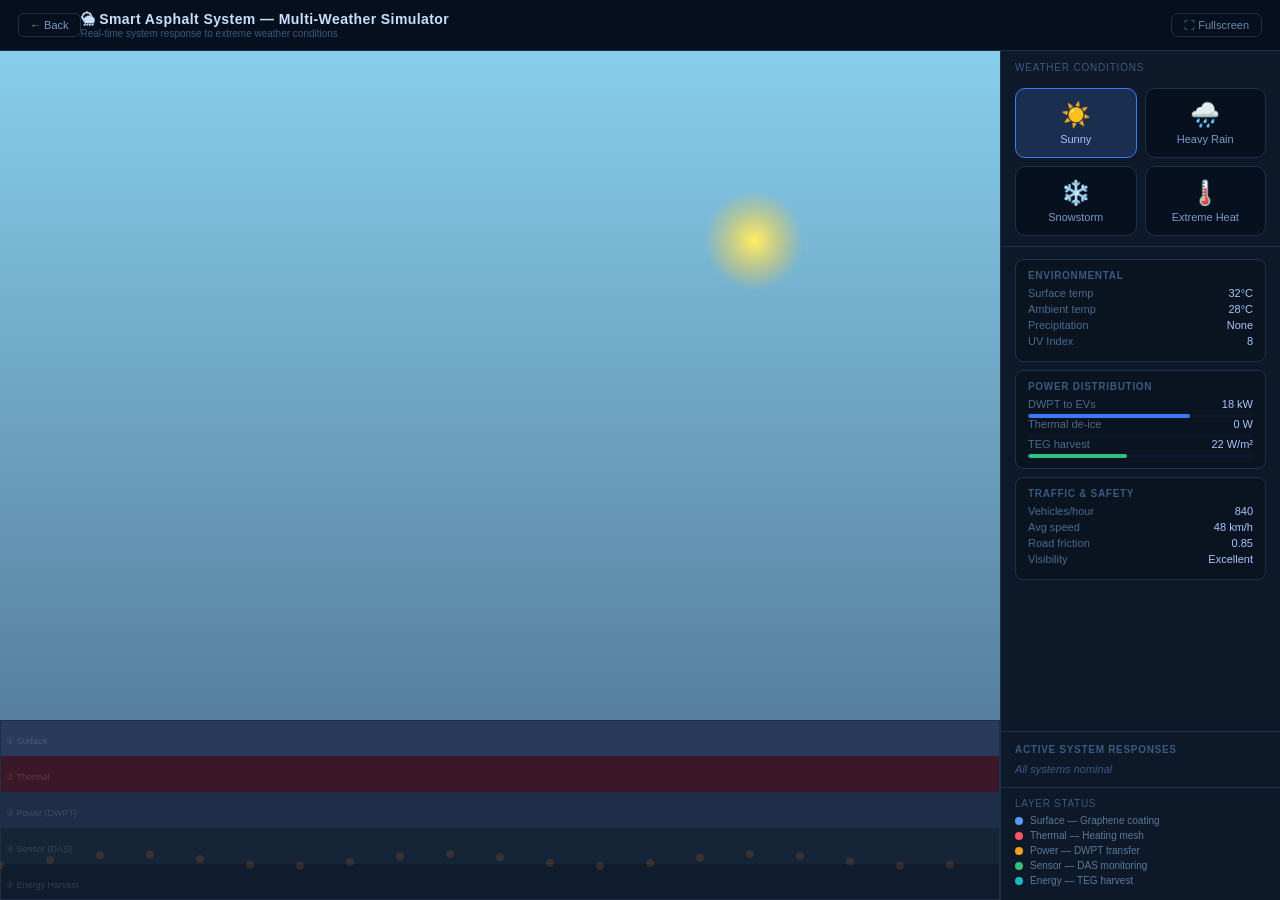
<file: weather.html>
<!DOCTYPE html>
<html lang="en">
<head>
<meta charset="UTF-8">
<style>
*{box-sizing:border-box;margin:0;padding:0}
:root{--bg:#07101e;--bg2:#0d1828;--border:#1e3050;--accent:#3a7aff;--text:#ddeeff}
body{background:var(--bg);color:var(--text);font-family:sans-serif;height:100vh;display:flex;flex-direction:column;overflow:hidden}

/* HEADER */
.hdr{padding:11px 18px;border-bottom:1px solid var(--border);display:flex;align-items:center;justify-content:space-between;flex-shrink:0;background:#07101ef5;backdrop-filter:blur(8px)}
.hdr h1{font-size:14px;font-weight:600;color:#c8e0ff;letter-spacing:.03em}
.hdr p{font-size:10px;color:#3a5a80;margin-top:1px}
.hbtns{display:flex;gap:6px}
.hbtn{padding:5px 12px;border-radius:7px;border:1px solid var(--border);background:transparent;color:#6a8aaa;font-size:11px;cursor:pointer;transition:all .2s}
.hbtn:hover{background:var(--bg2);color:#aac4ff}
.backBtn{padding:5px 11px;border-radius:6px;font-size:11px;cursor:pointer;border:1px solid var(--border);background:transparent;color:#7a9acc;transition:all .2s}
.backBtn:hover{background:rgba(7,16,30,.25);color:#aac4ff}

/* MAIN */
.main{display:flex;flex:1;overflow:hidden}
.scene-wrap{flex:1;position:relative;overflow:hidden}
#sceneCanvas{position:absolute;top:0;left:0;width:100%;height:100%}
#weatherCanvas{position:absolute;top:0;left:0;pointer-events:none}
#roadCanvas{position:absolute;bottom:0;left:0;width:100%;height:180px}

/* SIDEBAR */
.sidebar{width:280px;background:var(--bg2);border-left:1px solid var(--border);display:flex;flex-direction:column;overflow:hidden}
.sb-title{font-size:10px;color:#3a5a80;text-transform:uppercase;letter-spacing:.08em;padding:11px 14px 5px}

/* Weather selector */
.weather-grid{display:grid;grid-template-columns:1fr 1fr;gap:8px;padding:10px 14px;border-bottom:1px solid var(--border)}
.wbtn{padding:12px;border-radius:10px;border:1px solid var(--border);background:var(--bg);cursor:pointer;transition:all .2s;text-align:center}
.wbtn:hover{background:#0f1e30}
.wbtn.active{background:#1a2e50;border-color:var(--accent)}
.wbtn .wicon{font-size:24px;margin-bottom:4px}
.wbtn .wname{font-size:11px;color:#7a9acc;font-weight:500}
.wbtn.active .wname{color:#aac4ff}

/* Stats */
.stats-wrap{flex:1;overflow-y:auto;padding:12px 14px}
.stat-card{background:#0a1420;border:1px solid var(--border);border-radius:8px;padding:10px 12px;margin-bottom:8px}
.stat-card h4{font-size:10px;color:#3a5a80;text-transform:uppercase;letter-spacing:.07em;margin-bottom:6px}
.stat-row{display:flex;justify-content:space-between;margin-bottom:4px;font-size:11px}
.stat-row .sk{color:#4a6a8a}.stat-row .sv{color:#aac4ff;font-weight:500}
.bar{height:4px;background:#0d1828;border-radius:2px;margin-top:3px;overflow:hidden}
.bar-fill{height:100%;border-radius:2px;transition:width .4s}

/* System response */
.response-box{border-top:1px solid var(--border);padding:12px 14px}
.response-box h4{font-size:10px;color:#3a5a80;text-transform:uppercase;letter-spacing:.07em;margin-bottom:8px}
.resp-item{background:#0a1420;border-left:3px solid;padding:8px 10px;border-radius:6px;margin-bottom:6px;font-size:11px;line-height:1.5}
.resp-item.active{animation:glow .8s ease-in-out infinite alternate}
@keyframes glow{from{opacity:.7}to{opacity:1}}

/* Legend */
.legend{padding:10px 14px;border-top:1px solid var(--border)}
.leg-title{font-size:10px;color:#3a5a80;text-transform:uppercase;letter-spacing:.07em;margin-bottom:6px}
.leg-row{display:flex;align-items:center;gap:7px;margin-bottom:4px;font-size:10px;color:#5a7a9a}
.leg-dot{width:8px;height:8px;border-radius:50%;flex-shrink:0}
</style>
</head>
<body>

<div class="hdr">
  <button class="backBtn" onclick="history.back()">← Back</button>
  <div style="flex:1">
    <h1>🌦 Smart Asphalt System — Multi-Weather Simulator</h1>
    <p>Real-time system response to extreme weather conditions</p>
  </div>
  <div class="hbtns">
    <button class="hbtn" onclick="toggleFS()">⛶ Fullscreen</button>
  </div>
</div>

<div class="main">
  <div class="scene-wrap">
    <canvas id="sceneCanvas"></canvas>
    <canvas id="weatherCanvas"></canvas>
    <canvas id="roadCanvas"></canvas>
  </div>

  <div class="sidebar">
    <div class="sb-title">Weather Conditions</div>
    <div class="weather-grid">
      <div class="wbtn active" onclick="setWeather('sunny',this)">
        <div class="wicon">☀️</div>
        <div class="wname">Sunny</div>
      </div>
      <div class="wbtn" onclick="setWeather('rain',this)">
        <div class="wicon">🌧️</div>
        <div class="wname">Heavy Rain</div>
      </div>
      <div class="wbtn" onclick="setWeather('snow',this)">
        <div class="wicon">❄️</div>
        <div class="wname">Snowstorm</div>
      </div>
      <div class="wbtn" onclick="setWeather('extreme',this)">
        <div class="wicon">🌡️</div>
        <div class="wname">Extreme Heat</div>
      </div>
    </div>

    <div class="stats-wrap">
      <div class="stat-card">
        <h4>Environmental</h4>
        <div class="stat-row"><span class="sk">Surface temp</span><span class="sv" id="sTemp">32°C</span></div>
        <div class="stat-row"><span class="sk">Ambient temp</span><span class="sv" id="aTemp">28°C</span></div>
        <div class="stat-row"><span class="sk">Precipitation</span><span class="sv" id="precip">None</span></div>
        <div class="stat-row"><span class="sk">UV Index</span><span class="sv" id="uvIdx">5</span></div>
      </div>

      <div class="stat-card">
        <h4>Power Distribution</h4>
        <div class="stat-row"><span class="sk">DWPT to EVs</span><span class="sv" id="pDWPT">18 kW</span></div>
        <div class="bar"><div class="bar-fill" id="bDWPT" style="width:70%;background:#3a7aff"></div></div>
        <div class="stat-row"><span class="sk">Thermal de-ice</span><span class="sv" id="pThermal">0 W</span></div>
        <div class="bar"><div class="bar-fill" id="bThermal" style="width:0%;background:#ff5566"></div></div>
        <div class="stat-row"><span class="sk">TEG harvest</span><span class="sv" id="pTEG">22 W/m²</span></div>
        <div class="bar"><div class="bar-fill" id="bTEG" style="width:44%;background:#30c080"></div></div>
      </div>

      <div class="stat-card">
        <h4>Traffic & Safety</h4>
        <div class="stat-row"><span class="sk">Vehicles/hour</span><span class="sv" id="traffic">840</span></div>
        <div class="stat-row"><span class="sk">Avg speed</span><span class="sv" id="avgSpeed">48 km/h</span></div>
        <div class="stat-row"><span class="sk">Road friction</span><span class="sv" id="friction">0.85</span></div>
        <div class="stat-row"><span class="sk">Visibility</span><span class="sv" id="visibility">Good</span></div>
      </div>
    </div>

    <div class="response-box">
      <h4>Active System Responses</h4>
      <div id="respContainer"></div>
    </div>

    <div class="legend">
      <div class="leg-title">Layer Status</div>
      <div class="leg-row"><div class="leg-dot" style="background:#5a9aff"></div>Surface — Graphene coating</div>
      <div class="leg-row"><div class="leg-dot" style="background:#ff5566"></div>Thermal — Heating mesh</div>
      <div class="leg-row"><div class="leg-dot" style="background:#f0a020"></div>Power — DWPT transfer</div>
      <div class="leg-row"><div class="leg-dot" style="background:#30c080"></div>Sensor — DAS monitoring</div>
      <div class="leg-row"><div class="leg-dot" style="background:#20b8c0"></div>Energy — TEG harvest</div>
    </div>
  </div>
</div>

<script>
// ── CANVASES ──────────────────────────────────────────────────────────────────
const sceneCV=document.getElementById('sceneCanvas');
const weatherCV=document.getElementById('weatherCanvas');
const roadCV=document.getElementById('roadCanvas');
const sceneCTX=sceneCV.getContext('2d');
const weatherCTX=weatherCV.getContext('2d');
const roadCTX=roadCV.getContext('2d');

let W,H;
function resize(){
  W=sceneCV.offsetWidth; H=sceneCV.offsetHeight;
  sceneCV.width=W; sceneCV.height=H;
  weatherCV.width=W; weatherCV.height=H;
  roadCV.width=W; roadCV.height=180;
}
resize();
window.addEventListener('resize',resize);

// ── WEATHER STATE ─────────────────────────────────────────────────────────────
let curWeather='sunny';
const weatherData={
  sunny:   {bg:'#87CEEB',sunAlpha:1,  rain:0,snow:0,temp:32,ambient:28,precip:'None',uv:8,friction:0.85,vis:'Excellent',responses:[]},
  rain:    {bg:'#2a3a4a',sunAlpha:.1, rain:1,snow:0,temp:18,ambient:16,precip:'Heavy',uv:2,friction:0.50,vis:'Poor',responses:['Superhydrophobic coating active — water beads roll off','DAS detects reduced friction — alert sent to vehicles','DWPT power slightly reduced due to wet conditions']},
  snow:    {bg:'#b0c4d8',sunAlpha:.05,rain:0,snow:1,temp:-4,ambient:-8,precip:'Snowstorm',uv:1,friction:0.25,vis:'Very Poor',responses:['🔥 Thermal mesh ACTIVE — 320 W/m² de-icing','Black ice detection via DAS acoustic signature','SSB battery discharging to power heating mesh','Surface temp raised to +3°C — ice melted in 18 sec']},
  extreme: {bg:'#f0d080',sunAlpha:1.4,rain:0,snow:0,temp:58,ambient:44,precip:'None',uv:11,friction:0.88,vis:'Hazy',responses:['TEG operating at peak efficiency — ΔT = 46°C','Harvested 38 W/m² — charging SSB batteries','Surface photonic coating reflects 92% IR','DWPT cooling system active to prevent overheating']},
};

// Particles
const particles=[];
for(let i=0;i<200;i++) particles.push({x:Math.random()*2000-500,y:Math.random()*800-200,vx:0,vy:0,size:1,type:'rain'});

// Vehicles on road
const vehicles=[
  {x:0.15,type:'car',speed:.002},
  {x:0.45,type:'motor',speed:.003},
  {x:0.70,type:'bus',speed:.0015},
];

// ── SET WEATHER ───────────────────────────────────────────────────────────────
function setWeather(w,btn){
  curWeather=w;
  document.querySelectorAll('.wbtn').forEach(b=>b.classList.remove('active'));
  btn.classList.add('active');
  updateStats();
  updateResponses();
}

function updateStats(){
  const d=weatherData[curWeather];
  document.getElementById('sTemp').textContent=d.temp+'°C';
  document.getElementById('aTemp').textContent=d.ambient+'°C';
  document.getElementById('precip').textContent=d.precip;
  document.getElementById('uvIdx').textContent=d.uv;
  
  const dwptPow=curWeather==='rain'?15:18;
  const thermalPow=curWeather==='snow'?320:0;
  const tegPow=curWeather==='extreme'?38:(curWeather==='sunny'?22:8);
  
  document.getElementById('pDWPT').textContent=dwptPow+' kW';
  document.getElementById('pThermal').textContent=thermalPow+' W';
  document.getElementById('pTEG').textContent=tegPow+' W/m²';
  
  document.getElementById('bDWPT').style.width=(dwptPow/25*100)+'%';
  document.getElementById('bThermal').style.width=(thermalPow/400*100)+'%';
  document.getElementById('bTEG').style.width=(tegPow/50*100)+'%';
  
  const trafficMult=curWeather==='snow'?.4:(curWeather==='rain'?.7:1);
  const baseTraffic=840;
  document.getElementById('traffic').textContent=Math.round(baseTraffic*trafficMult);
  
  const speedMult=curWeather==='snow'?.6:(curWeather==='rain'?.75:1);
  document.getElementById('avgSpeed').textContent=Math.round(48*speedMult)+' km/h';
  
  document.getElementById('friction').textContent=d.friction;
  document.getElementById('visibility').textContent=d.vis;
}

function updateResponses(){
  const d=weatherData[curWeather];
  const container=document.getElementById('respContainer');
  if(!d.responses || d.responses.length===0){
    container.innerHTML='<div style="font-size:11px;color:#3a5a80;font-style:italic">All systems nominal</div>';
    return;
  }
  const colors={sunny:'#3a7aff',rain:'#5a9aff',snow:'#ff5566',extreme:'#f0a020'};
  container.innerHTML=d.responses.map(r=>`<div class="resp-item active" style="border-color:${colors[curWeather]};color:#aac4ff">${r}</div>`).join('');
}

// ── DRAW LOOP ─────────────────────────────────────────────────────────────────
let t=0;
function draw(){
  t+=.016;
  const d=weatherData[curWeather];
  
  // SCENE BACKGROUND (sky)
  const skyGrad=sceneCTX.createLinearGradient(0,0,0,H);
  skyGrad.addColorStop(0,d.bg);
  skyGrad.addColorStop(1,curWeather==='extreme'?'#ffe0a0':(curWeather==='snow'?'#d8e8f0':'#4a6a8a'));
  sceneCTX.fillStyle=skyGrad;
  sceneCTX.fillRect(0,0,W,H);
  
  // SUN
  if(d.sunAlpha>.05){
    const sunX=W*.75+Math.sin(t*.1)*40, sunY=H*.2+Math.cos(t*.08)*20;
    const sunSize=curWeather==='extreme'?70:50;
    const sunGrad=sceneCTX.createRadialGradient(sunX,sunY,0,sunX,sunY,sunSize);
    sunGrad.addColorStop(0,`rgba(255,240,100,${d.sunAlpha})`);
    sunGrad.addColorStop(.5,`rgba(255,220,80,${d.sunAlpha*.5})`);
    sunGrad.addColorStop(1,'rgba(255,200,60,0)');
    sceneCTX.fillStyle=sunGrad;
    sceneCTX.beginPath();sceneCTX.arc(sunX,sunY,sunSize,0,Math.PI*2);sceneCTX.fill();
  }
  
  // WEATHER PARTICLES
  weatherCTX.clearRect(0,0,W,H);
  particles.forEach(p=>{
    if(curWeather==='rain'){
      p.vy=12; p.vx=2;
      p.y+=p.vy; p.x+=p.vx;
      if(p.y>H){p.y=-10;p.x=Math.random()*W;}
      weatherCTX.strokeStyle='rgba(150,180,220,.6)';
      weatherCTX.lineWidth=1.5;
      weatherCTX.beginPath();
      weatherCTX.moveTo(p.x,p.y);
      weatherCTX.lineTo(p.x+p.vx*2,p.y+p.vy*2);
      weatherCTX.stroke();
      
    } else if(curWeather==='snow'){
      p.vy=1.5+Math.sin(t+p.x)*.5; p.vx=Math.sin(t*.5+p.y*.01)*.8;
      p.y+=p.vy; p.x+=p.vx;
      if(p.y>H){p.y=-10;p.x=Math.random()*W;}
      weatherCTX.fillStyle='rgba(230,240,255,.8)';
      weatherCTX.font='10px sans-serif';
      weatherCTX.fillText('❄',p.x,p.y);
    } else {
      // clear sky or extreme heat — no particles
      if(p.y<-50) p.y=H+10;
    }
  });
  
  // ROAD VISUALIZATION (5 layers)
  roadCTX.clearRect(0,0,W,180);
  // Layer 5: Energy (bottom)
  roadCTX.fillStyle='#0f1c2e'; roadCTX.fillRect(0,144,W,36);
  // Layer 4: Sensor
  roadCTX.fillStyle='#162438'; roadCTX.fillRect(0,108,W,36);
  // Layer 3: Power
  roadCTX.fillStyle='#1e2e48'; roadCTX.fillRect(0,72,W,36);
  // Layer 2: Thermal (glow when snow)
  const thermalGlow=curWeather==='snow'?(Math.sin(t*4)+1)*.3:0;
  roadCTX.fillStyle=curWeather==='snow'?`rgba(58,24,40,${.8+thermalGlow})`:'#3a1828';
  roadCTX.fillRect(0,36,W,36);
  if(curWeather==='snow'){
    // heat waves
    for(let hx=0;hx<W;hx+=60){
      const hy=54+Math.sin(t*3+hx*.01)*8;
      roadCTX.fillStyle=`rgba(255,120,60,${.3+thermalGlow})`;
      roadCTX.beginPath();roadCTX.arc(hx,hy,6+thermalGlow*10,0,Math.PI*2);roadCTX.fill();
    }
  }
  // Layer 1: Surface
  roadCTX.fillStyle='#2a3a5a'; roadCTX.fillRect(0,0,W,36);
  roadCTX.strokeStyle='#1e2e44'; roadCTX.lineWidth=2; roadCTX.strokeRect(0,0,W,180);
  
  // Layer labels
  roadCTX.fillStyle='rgba(255,255,255,.15)'; roadCTX.font='9px sans-serif';
  roadCTX.fillText('⑤ Energy Harvest',6,168);
  roadCTX.fillText('④ Sensor (DAS)',6,132);
  roadCTX.fillText('③ Power (DWPT)',6,96);
  roadCTX.fillText('② Thermal',6,60);
  roadCTX.fillText('① Surface',6,24);
  
  // VEHICLES on road surface
  vehicles.forEach(v=>{
    v.x+=v.speed; if(v.x>1.1) v.x=-0.05;
    const vx=v.x*W, vy=H-200;
    roadCTX.fillStyle='#3a7aff';
    if(v.type==='car'){roadCTX.fillRect(vx,vy,50,20);roadCTX.fillRect(vx+10,vy-8,30,8);}
    else if(v.type==='motor'){roadCTX.fillRect(vx,vy,30,18);roadCTX.fillRect(vx+6,vy-6,18,6);}
    else if(v.type==='bus'){roadCTX.fillRect(vx,vy,70,26);roadCTX.fillRect(vx+4,vy-4,62,4);}
    // wheels
    roadCTX.fillStyle='#111';
    if(v.type!=='bus'){
      roadCTX.beginPath();roadCTX.arc(vx+8,vy+20,5,0,Math.PI*2);roadCTX.fill();
      roadCTX.beginPath();roadCTX.arc(vx+(v.type==='car'?42:22),vy+20,5,0,Math.PI*2);roadCTX.fill();
    } else {
      roadCTX.beginPath();roadCTX.arc(vx+10,vy+26,6,0,Math.PI*2);roadCTX.fill();
      roadCTX.beginPath();roadCTX.arc(vx+60,vy+26,6,0,Math.PI*2);roadCTX.fill();
    }
  });
  
  // TEG heat flow (when extreme or sunny)
  if(curWeather==='extreme'||curWeather==='sunny'){
    const tegIntensity=curWeather==='extreme'?1.5:.8;
    for(let hx=0;hx<W;hx+=50){
      const hy=140+Math.sin(t*2+hx*.02)*6;
      roadCTX.fillStyle=`rgba(240,120,20,${.2*tegIntensity})`;
      roadCTX.beginPath();roadCTX.arc(hx,hy,4,0,Math.PI*2);roadCTX.fill();
    }
  }
  
  requestAnimationFrame(draw);
}

updateStats();
updateResponses();
draw();

function toggleFS(){if(!document.fullscreenElement)document.documentElement.requestFullscreen();else document.exitFullscreen();}
</script>
</body>
</html>
</file>
<file: css/index.css>
*{box-sizing:border-box;margin:0;padding:0}
:root{--bg:#0a0e1a;--bg2:#0e1828;--bg3:#131f30;--border:#1e2a42;--text:#e8eaf0;--muted:#5a6a8a;--accent:#3a7aff;--accent2:#20b8c0;--green:#30c080;--amber:#f0a020}
body{font-family:sans-serif;background:var(--bg);color:var(--text);overflow-x:hidden;min-height:100vh}
h2{font-size:12px;font-weight:500;letter-spacing:.09em;text-transform:uppercase;color:#4a5a7a;margin-bottom:10px}

/* HERO */
.hero{text-align:center;padding:32px 24px 16px;background:linear-gradient(180deg,#0d1526 0%,var(--bg) 100%);position:relative}
.hero h1{font-size:24px;font-weight:600;letter-spacing:.04em;color:#e0eaff;margin-bottom:4px}
.hero .sub{font-size:12px;color:#4a5a7a;letter-spacing:.06em;text-transform:uppercase;margin-bottom:2px}
.hero p{font-size:13px;color:#5a6a8a;max-width:500px;margin:4px auto 0}

/* TOP CONTROLS */
.top-ctrls{position:absolute;top:14px;right:14px;display:flex;gap:6px;align-items:center}
.lang-toggle{display:flex;border:1px solid var(--border);border-radius:8px;overflow:hidden}
.lang-btn{padding:5px 10px;font-size:11px;cursor:pointer;background:transparent;color:#5a6a8a;border:none;transition:all .2s}
.lang-btn.active{background:#1a2744;color:#aac4ff}
.icon-btn{padding:5px 12px;border-radius:8px;border:1px solid var(--border);background:var(--bg3);color:#7a9acc;font-size:12px;cursor:pointer;transition:all .2s}
.icon-btn:hover{background:var(--bg2);color:#aac4ff}

/* TABS */
.tabs{display:flex;justify-content:center;gap:6px;padding:14px 24px;border-bottom:1px solid var(--border);flex-wrap:wrap;position:sticky;top:0;z-index:10;background:var(--bg)}
.tab{padding:7px 16px;border-radius:20px;font-size:12px;cursor:pointer;border:1px solid var(--border);background:transparent;color:#5a6a8a;transition:all .2s}
.tab:hover{color:#aac4ff;border-color:#2a3a64}
.tab.active{background:#1a2744;border-color:#3a5aaa;color:#aac4ff}

.panel{display:none;padding:22px 24px 32px;max-width:920px;margin:0 auto}
.panel.active{display:block}

/* LAYER VIZ */
.road{position:relative;width:100%;height:300px;overflow:hidden;border-radius:12px;cursor:pointer;user-select:none;border:1px solid var(--border)}
.layer{position:absolute;left:0;right:0;display:flex;align-items:center;padding:0 18px;transition:background .3s;border-bottom:1px solid rgba(255,255,255,.04)}
.layer .lnum{font-size:11px;color:#3a4a6a;min-width:20px}
.layer .lname{font-size:13px;font-weight:500;color:#c8d8f8;min-width:150px}
.layer .ldesc{font-size:12px;color:#4a5a7a;flex:1;padding:0 10px}
.layer .lbadge{font-size:11px;padding:3px 10px;border-radius:10px;background:#1a2744;color:#7aacff;border:1px solid #2a3a64;white-space:nowrap}
.layer.hi .lname{color:#e0f0ff}
.l1{top:0;height:25%;background:#141e30}.l2{top:25%;height:25%;background:#0f1c2e}
.l3{top:50%;height:25%;background:#0b182a}.l4{top:75%;height:25%;background:#081426}
.l1.hi{background:#1e3060}.l2.hi{background:#1a2c50}.l3.hi{background:#14243e}.l4.hi{background:#0e1a2e}
.pulse{width:7px;height:7px;border-radius:50%;background:var(--accent);margin-right:10px;flex-shrink:0;animation:pulse 2s infinite}
.pulse.amber{background:var(--amber)}.pulse.green{background:var(--green)}.pulse.teal{background:var(--accent2)}
@keyframes pulse{0%,100%{opacity:1;transform:scale(1)}50%{opacity:.4;transform:scale(.65)}}
#layer-detail{margin-top:14px;background:var(--bg2);border:1px solid var(--border);border-radius:12px;padding:16px;min-height:80px}

/* ── DWPT SIM v3 ── */
.sim-scene{position:relative;width:100%;height:240px;background:#060c16;border-radius:14px;overflow:hidden;margin-bottom:14px;border:1px solid var(--border)}
/* sky gradient */
.sim-sky{position:absolute;top:0;left:0;right:0;height:110px;background:linear-gradient(180deg,#050a14 0%,#0a1428 100%)}
/* road body */
.sim-road-body{position:absolute;bottom:0;left:0;right:0;height:90px;background:#0d1826}
.sim-road-top{position:absolute;bottom:88px;left:0;right:0;height:3px;background:#1e2e44}
/* lane markings */
.sim-lane{position:absolute;bottom:42px;height:3px;background:linear-gradient(90deg,transparent 0%,#2a4280 20%,#2a4280 80%,transparent 100%);animation:laneScroll 0.8s linear infinite}
@keyframes laneScroll{from{background-position:0 0}to{background-position:-60px 0}}
/* DWPT segments embedded in road */
.seg-track{position:absolute;bottom:0;left:0;right:0;height:88px;pointer-events:none}
.seg{position:absolute;bottom:0;width:11%;height:100%;border-left:1px solid rgba(58,122,255,.15);border-right:1px solid rgba(58,122,255,.15);transition:background .15s,box-shadow .15s}
.seg.lit{background:rgba(58,122,255,.12);box-shadow:0 0 18px rgba(58,122,255,.25) inset}
.seg.lit-strong{background:rgba(58,122,255,.22);box-shadow:0 0 28px rgba(58,122,255,.45) inset}
/* coil glow inside lit seg */
.seg.lit-strong::after{content:'';position:absolute;bottom:8px;left:50%;transform:translateX(-50%);width:60%;height:6px;border-radius:3px;background:rgba(100,160,255,.4);animation:coilPulse .4s ease-in-out infinite alternate}
@keyframes coilPulse{from{opacity:.4}to{opacity:1}}

/* vehicles */
.vehicle{position:absolute;transition:left .06s linear;pointer-events:none}

/* MOTOR SVG */
.motor-svg{width:48px;height:32px}
/* BUS SVG */
.bus-svg{width:80px;height:44px}
/* POD SVG */
.pod-svg{width:72px;height:28px}

/* charge beam */
.charge-beam{position:absolute;width:3px;background:linear-gradient(180deg,rgba(58,122,255,.9),rgba(58,122,255,0));border-radius:2px;transform:translateX(-50%);pointer-events:none;transition:opacity .15s}

/* charging label */
.charge-label{position:absolute;top:10px;left:50%;transform:translateX(-50%);font-size:11px;color:var(--accent);opacity:0;transition:opacity .3s;white-space:nowrap;background:rgba(7,14,28,.7);padding:3px 10px;border-radius:8px;border:1px solid rgba(58,122,255,.3)}

/* stat row */
.stat-row{display:grid;grid-template-columns:repeat(4,1fr);gap:10px;margin-bottom:14px}
.stat{background:var(--bg2);border:1px solid var(--border);border-radius:10px;padding:12px 14px}
.stat .val{font-size:20px;font-weight:600;color:#aac4ff;margin-bottom:2px}
.stat .lbl{font-size:11px;color:var(--muted)}

/* vehicle selector */
.veh-sel{display:flex;gap:8px;margin-bottom:14px;flex-wrap:wrap}
.vbtn{padding:7px 16px;border-radius:10px;border:1px solid var(--border);background:var(--bg2);color:#6a8aaa;font-size:12px;cursor:pointer;transition:all .2s;display:flex;align-items:center;gap:6px}
.vbtn.active{background:#1a2e50;border-color:var(--accent);color:#aac4ff}
.vbtn svg{width:28px;height:18px}

.ctrl{display:flex;gap:10px;align-items:center;flex-wrap:wrap}
.btn{padding:7px 16px;border-radius:8px;border:1px solid #2a3a64;background:#1a2744;color:#aac4ff;font-size:12px;cursor:pointer;transition:all .2s}
.btn:hover{background:#223466}
input[type=range]{flex:1;min-width:90px;accent-color:var(--accent)}
.rl{font-size:12px;color:var(--muted);min-width:60px}
.rv{font-size:12px;color:#aac4ff;min-width:44px}

/* DAS */
.das-wrap{background:#050c18;border:1px solid var(--border);border-radius:12px;overflow:hidden;margin-bottom:14px}
.das-road{position:relative;height:90px;background:#080e1a;border-bottom:1px solid var(--border)}
.fiber{position:absolute;bottom:20px;left:0;right:0;height:2px;background:linear-gradient(90deg,transparent,#20b8c080,#20b8c0,#20b8c080,transparent)}
.das-road-line{position:absolute;bottom:0;left:0;right:0;height:20px;background:#0d1828;border-top:2px solid #1e2840}
.das-chart{padding:14px 16px}
.das-chart-title{font-size:11px;color:var(--muted);margin-bottom:8px}
.wave-canvas{width:100%;height:60px;border-radius:6px;background:#050c18;display:block}
/* DAS alert overlay */
.das-alert{display:none;position:absolute;top:8px;right:8px;background:#3a0a0a;border:1px solid #aa3030;border-radius:8px;padding:5px 12px;font-size:11px;color:#ff7070;animation:alertPulse .5s ease-in-out infinite alternate}
@keyframes alertPulse{from{opacity:.7}to{opacity:1}}
.das-events{display:grid;grid-template-columns:repeat(4,1fr);gap:8px;margin-top:12px}
.das-card{background:var(--bg3);border:1px solid var(--border);border-radius:8px;padding:10px 12px;cursor:pointer;transition:all .2s}
.das-card:hover{border-color:#2a5aaa}
.das-card .dc-icon{font-size:18px;margin-bottom:4px}
.das-card .dc-name{font-size:12px;color:#c8d8f8;font-weight:500;margin-bottom:2px}
.das-card .dc-val{font-size:11px;color:var(--muted)}
.das-card.active{border-color:var(--accent2);background:#0f1e2e}
.das-card.alert-card{border-color:#aa3030!important;background:#1a0808!important}
/* Accident playback btn */
.accident-btn{margin-top:10px;padding:7px 16px;border-radius:8px;border:1px solid #aa2020;background:#1a0808;color:#ff7070;font-size:12px;cursor:pointer;transition:all .2s}
.accident-btn:hover{background:#2a1010}

/* TEG */
.teg-wrap{background:#050c18;border:1px solid var(--border);border-radius:12px;overflow:hidden;margin-bottom:14px}
.teg-canvas{width:100%;height:200px;display:block}
.teg-ctrl{padding:12px 16px;display:flex;gap:12px;align-items:center;border-top:1px solid var(--border);flex-wrap:wrap}
.teg-stat{background:var(--bg3);border:1px solid var(--border);border-radius:8px;padding:8px 14px;font-size:12px;color:#7a9acc}
.teg-stat span{font-size:16px;font-weight:600;color:#f0a020;display:block}

/* ROADMAP */
.timeline{position:relative;padding-left:30px}
.timeline::before{content:'';position:absolute;left:8px;top:0;bottom:0;width:2px;background:linear-gradient(180deg,#3a5aaa,#1a2a44)}
.titem{position:relative;margin-bottom:18px}
.titem::before{content:'';position:absolute;left:-24px;top:18px;width:10px;height:10px;border-radius:50%;background:var(--accent);border:2px solid var(--bg);box-shadow:0 0 0 2px var(--accent)}
.tcard{background:var(--bg2);border:1px solid var(--border);border-radius:10px;padding:14px 16px}
.tcard h3{font-size:14px;font-weight:500;color:#c8d8f8;margin-bottom:3px}
.tcard .tyear{font-size:11px;color:var(--accent);margin-bottom:5px}
.tcard p{font-size:12px;color:#5a6a8a;line-height:1.65}
.tcard .tags{display:flex;flex-wrap:wrap;gap:5px;margin-top:8px}
.tag{font-size:11px;padding:2px 8px;border-radius:8px;background:#1a2744;border:1px solid #2a3a64;color:#7a9acc}

/* DATA */
.meter-grid{display:grid;grid-template-columns:1fr 1fr;gap:10px;margin-bottom:14px}
.meter{background:var(--bg2);border:1px solid var(--border);border-radius:10px;padding:14px;text-align:center}
.meter svg{display:block;margin:0 auto 4px}
.meter .mlabel{font-size:11px;color:var(--muted)}
.meter .mval{font-size:16px;font-weight:600;color:#aac4ff;margin-bottom:2px}
.chart-wrap{background:var(--bg2);border:1px solid var(--border);border-radius:12px;padding:14px 16px;margin-bottom:12px}
.chart-title{font-size:12px;color:var(--muted);margin-bottom:10px}
.bar-row{display:flex;align-items:center;gap:10px;margin-bottom:7px}
.bar-label{font-size:11px;color:var(--muted);min-width:120px;text-align:right}
.bar-track{flex:1;height:16px;background:#0d1828;border-radius:4px;overflow:hidden}
.bar-fill{height:100%;border-radius:4px;display:flex;align-items:center;padding-left:8px}
.bar-val{font-size:11px;font-weight:500;color:rgba(255,255,255,.75)}

/* compliance badges */
.badge-row{display:flex;gap:8px;flex-wrap:wrap;margin-top:14px}
.badge{display:flex;align-items:center;gap:6px;background:var(--bg3);border:1px solid var(--border);border-radius:8px;padding:6px 12px;font-size:11px;color:#6a9acc}
.badge .bicon{font-size:14px}
.badge .btxt{color:#4a7aaa;font-size:10px;display:block}

body.fs-mode #fsBtn{position:fixed;top:12px;z-index:999}
.hero-icon {
  width: 64px;
  height: 64px;
  margin-right: 1rem;
  vertical-align: middle;
}
.phase-header {
  display: flex;
  align-items: center;
  gap: 1rem;
}
.btn-cta {
  display: inline-block;
  margin-top: 0.25rem;
  padding: 0.1rem 0.7rem;
  background: #00ff8881;
  color: #0f172a;
  border-radius: 2rem;
  font-size: 12px;
  font-weight: 600;
  text-decoration: none;
  transition: 0.2s;
}
.btn-cta:hover {
  background: #00cc66;
}
 .flex-row-between {
    display: flex;
    justify-content: space-between;
    align-items: center;
    }
    .btn-3d {
  padding: 6px 14px;
  border-radius: 8px;
  border: 1px solid #2a3a64;
  background: #1a2744;
  color: #aac4ff;
  font-size: 12px;
  cursor: pointer;
}
.btn-3d:hover {
  background: #223466;
  border-color: #3a5aaa;
}


/* ============================================================
   CHALLENGES PANEL — new
   ============================================================ */
.ch-intro{font-size:12px;color:var(--text2);line-height:1.7;margin-bottom:24px;padding:14px 16px;background:var(--bg3);border:1px solid var(--border);border-left:3px solid var(--accent);border-radius:10px}
.ch-grid{display:flex;flex-direction:column;gap:14px}

.ch-card{border-radius:12px;border:1px solid var(--border);overflow:hidden;transition:.2s}
.ch-card:hover{border-color:rgba(58,122,255,.35)}

.ch-header{display:flex;align-items:center;gap:12px;padding:13px 16px;cursor:pointer;user-select:none}
.ch-layer-badge{font-size:10px;font-weight:700;letter-spacing:.06em;padding:3px 10px;border-radius:20px;white-space:nowrap}
.ch-title{flex:1;font-size:13px;font-weight:600;color:var(--text)}
.ch-chevron{font-size:11px;color:var(--text2);transition:transform .25s}
.ch-chevron.open{transform:rotate(180deg)}

.ch-body{display:none;padding:0 16px 16px}
.ch-body.open{display:block}

.ch-cols{display:grid;grid-template-columns:1fr 1fr;gap:10px;margin-top:4px}
@media(max-width:540px){.ch-cols{grid-template-columns:1fr}}

.ch-box{border-radius:10px;padding:12px 14px;font-size:12px;line-height:1.65}
.ch-box-title{font-size:10px;font-weight:700;letter-spacing:.08em;text-transform:uppercase;margin-bottom:7px}

/* Hambatan box */
.ch-box.hamb{background:rgba(255,68,102,.06);border:1px solid rgba(255,68,102,.2)}
.ch-box.hamb .ch-box-title{color:#ff6688}

/* Solusi box */
.ch-box.sol{background:rgba(32,184,192,.06);border:1px solid rgba(32,184,192,.2)}
.ch-box.sol .ch-box-title{color:var(--accent2)}

/* EMI special box */
.ch-box.emi{background:rgba(58,122,255,.06);border:1px solid rgba(58,122,255,.2)}
.ch-box.emi .ch-box-title{color:var(--accent)}

/* bullet list inside ch-box */
.ch-list{list-style:none;padding:0;margin:0}
.ch-list li{display:flex;gap:7px;margin-bottom:5px;font-size:12px;color:var(--text2)}
.ch-list li::before{content:"▸";color:var(--accent);flex-shrink:0;margin-top:1px}
.ch-list li.danger::before{content:"⚠";color:#ff6688}
.ch-list li.ok::before{content:"✓";color:var(--success)}

/* system integration banner */
.sys-banner{margin-top:20px;border-radius:12px;border:1px solid rgba(58,122,255,.3);background:rgba(58,122,255,.05);padding:16px}
.sys-banner-title{font-size:13px;font-weight:600;color:var(--accent);margin-bottom:10px;display:flex;align-items:center;gap:8px}
.sys-banner-title span{font-size:16px}
.sys-banner .ch-cols{margin-top:0}

.edge-ai-btn{margin-top:12px;background:rgba(58,122,255,.12);border:1px solid var(--accent);color:var(--accent);border-radius:8px;padding:7px 16px;font-size:12px;cursor:pointer;font-weight:500;transition:.2s}
.edge-ai-btn:hover{background:rgba(58,122,255,.22)}

/* rural note */
.rural-note{margin-top:12px;padding:12px 16px;border-radius:10px;background:rgba(48,192,128,.06);border:1px solid rgba(48,192,128,.25);font-size:12px;color:var(--text2);line-height:1.65}
.rural-note b{color:var(--success)}
</file>
